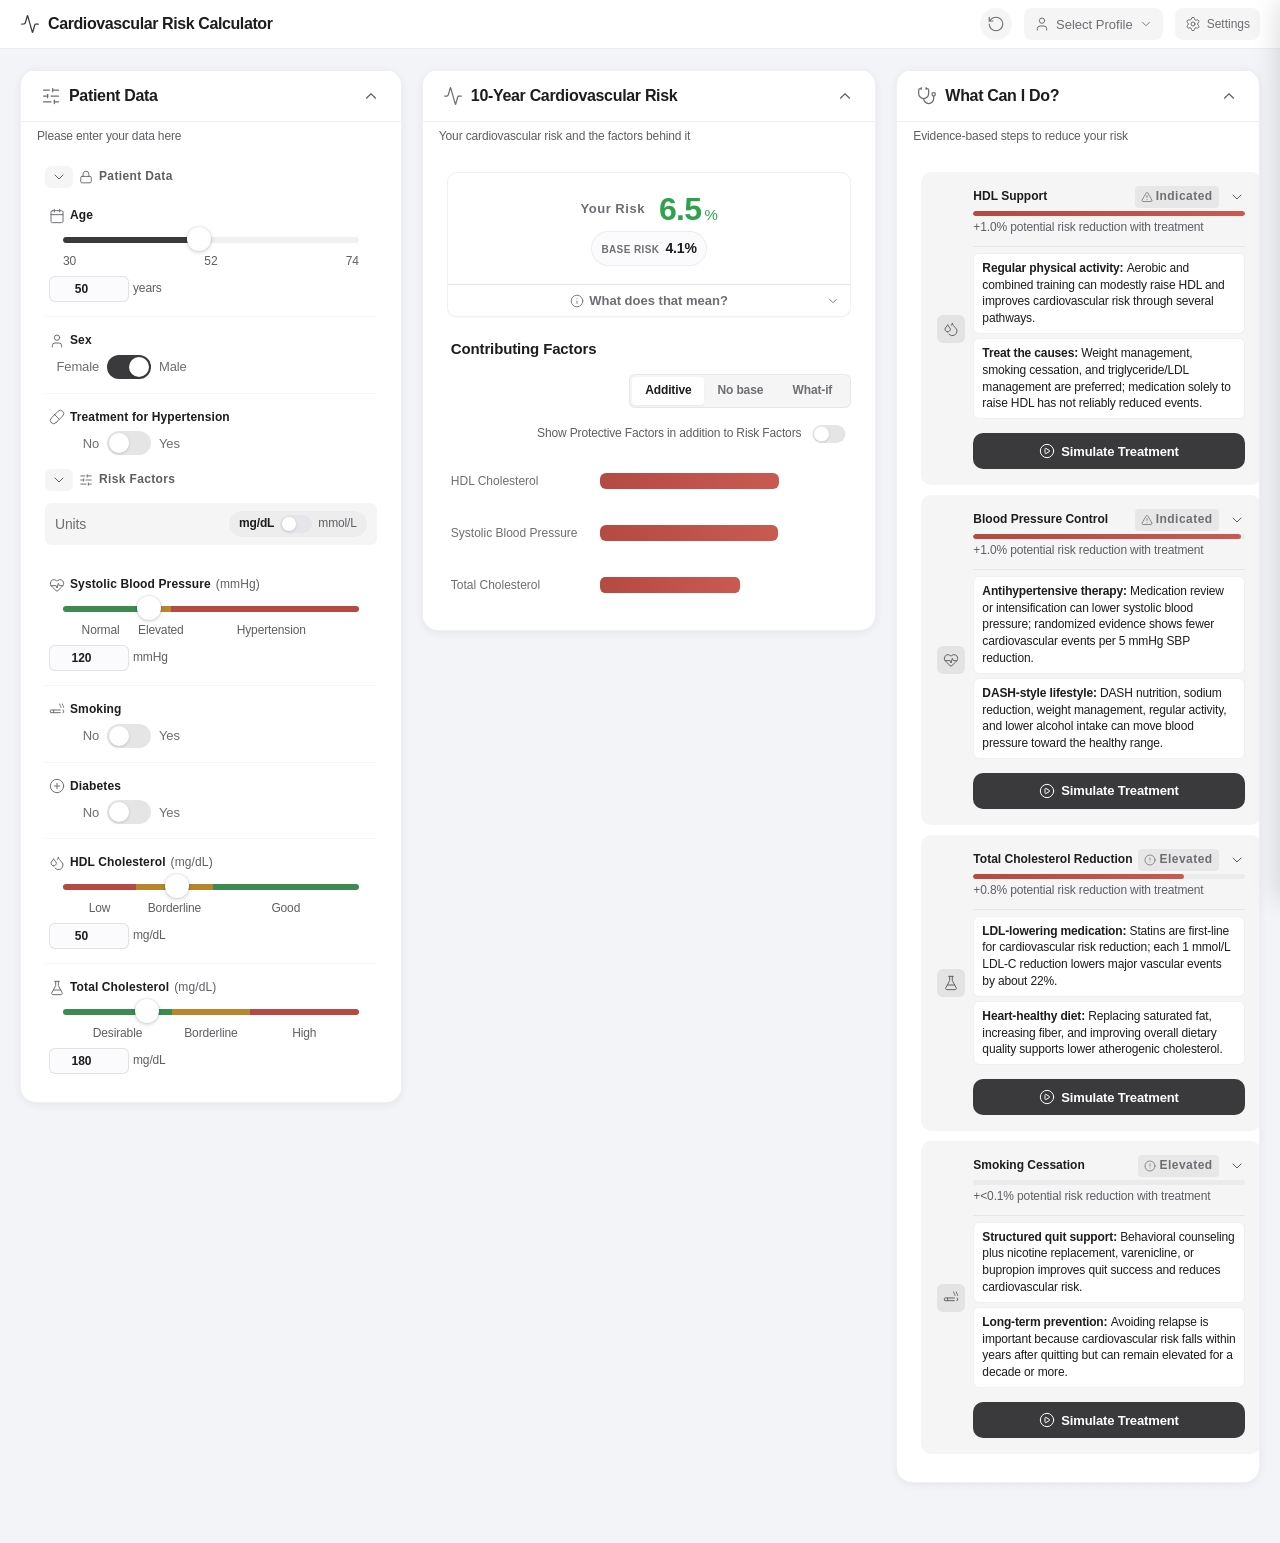
<file: Cardiovascular Risk Calculator Final/index.html>
<!DOCTYPE html>
<html lang="en">
<head>
    <meta charset="UTF-8">
    <meta name="viewport" content="width=device-width, initial-scale=1.0">
    <!-- CSP: 'unsafe-inline' in style-src is required for JS dynamic styling (element.style).
         Mitigated by strict script-src, object-src 'none', and base-uri/form-action restrictions.
         Domains: cdn.sheetjs.com (Excel I/O), cdn.jsdelivr.net (Tesseract.js/PDF.js),
         tessdata.projectnaptha.com (OCR language data), fonts.googleapis.com (web fonts).
         data:/blob: in connect-src/img-src required by Tesseract.js Web Worker & OCR pipeline.
         wasm-unsafe-eval required by SheetJS WASM module.
         frame-ancestors 'none' in <meta> CSP is enforced by Chromium/Firefox and
         provides clickjacking protection for the file:// and static-host deployment. -->
    <meta http-equiv="Content-Security-Policy"
          content="default-src 'self';
                   script-src 'self' 'wasm-unsafe-eval' https://cdn.sheetjs.com https://cdn.jsdelivr.net;
                   style-src 'self' 'unsafe-inline' https://fonts.googleapis.com;
                   font-src https://fonts.gstatic.com https://fonts.googleapis.com;
                   connect-src 'self' https://cdn.jsdelivr.net https://tessdata.projectnaptha.com data: blob:;
                   worker-src 'self' blob:;
                   img-src 'self' data: blob:;
                   object-src 'none';
                   base-uri 'self';
                   form-action 'self';
                   frame-ancestors 'none';">
    <title>Cardiovascular Risk Calculator</title>
    <meta name="theme-color" content="#f2f4f8">

    <!-- Google Fonts -->
    <!-- Note: SRI hash should be computed for the live stylesheet for production use -->
    <link rel="preconnect" href="https://fonts.googleapis.com">
    <link rel="preconnect" href="https://fonts.gstatic.com" crossorigin>
    <link href="https://fonts.googleapis.com/css2?family=Plus+Jakarta+Sans:wght@300;400;500;600;700;800&display=swap" rel="stylesheet" crossorigin="anonymous">
    <!-- Lucide Icons (local) -->
    <!-- SRI omitted: integrity checks on same-origin local scripts can fail
         when opened via file:// protocol. SRI is intended for CDN/third-party resources. -->
    <script src="js/lib/lucide.min.js"></script>

    <!-- SheetJS for Excel Import/Export -->
    <script src="https://cdn.sheetjs.com/xlsx-0.20.1/package/dist/xlsx.full.min.js"
            integrity="sha384-QCIdq2UMVEoSRhR3ZWZwdz2/pivLowr+eokFMdYyukq7qI26VYRxFa4Nl6FKetmL"
            crossorigin="anonymous"></script>

    <!-- Prevent dark mode FOUC: apply theme class before first paint -->
    <script src="js/theme-init.js"></script>

    <!-- Application Stylesheet -->
    <link rel="stylesheet" href="style.css?v=unit-toggle-1">
</head>
<body>

<a href="#main-content" class="visually-hidden focusable-skip">Skip to main content</a>

<!-- ===================== TOP NAV ===================== -->
<nav class="top-nav">
    <div class="nav-inner">
        <h1 class="nav-brand">
            <i data-lucide="activity" class="lucide-icon"></i>
            <span data-i18n="nav.brand">Cardiovascular Risk Calculator</span>
        </h1>
        <div class="nav-actions">
            <button id="resetBtn" type="button" class="btn-reset" aria-label="Reset to defaults" title="Reset to defaults">
                <i data-lucide="rotate-ccw" class="lucide-icon"></i>
            </button>
            <!-- Patient Management Button -->
            <button id="patientMenuBtn" type="button" class="btn-patient-menu" aria-label="Manage profiles">
                <i data-lucide="user" class="lucide-icon"></i>
                <span class="patient-name-label" id="patientNameLabel" data-i18n="nav.selectProfile">Select Profile</span>
                <i data-lucide="chevron-down" class="lucide-icon patient-chevron"></i>
            </button>
            <!-- Settings Button -->
            <button id="settingsBtn" type="button" class="btn-settings" aria-label="Settings" aria-expanded="false">
                <i data-lucide="settings" class="lucide-icon"></i>
                <span class="settings-label" data-i18n="nav.settings">Settings</span>
            </button>
        </div>
    </div>
</nav>

<!-- Settings Panel -->
<div id="settingsPanel" class="settings-panel" hidden>
    <div class="settings-panel-inner">
        <!-- Prediction Model Option -->
        <div class="settings-option" id="settings-unit-option">
            <span class="settings-option-label" data-i18n="settings.model">Prediction Model</span>
            <button id="settingsModelBtn" type="button" class="btn-settings-model" aria-label="Select prediction model" aria-expanded="false">
                <i data-lucide="layers" class="lucide-icon"></i>
                <span class="settings-model-label" id="settingsModelLabel">Basic Model</span>
                <i data-lucide="chevron-right" class="lucide-icon lang-chevron"></i>
            </button>
            <!-- Model Dropdown in Settings (expands downward) -->
            <div id="settingsModelDropdown" class="settings-model-dropdown" role="menu" hidden>
                <!-- Populated by JS -->
            </div>
        </div>
        <!-- Language Option -->
        <div class="settings-option">
            <span class="settings-option-label" data-i18n="settings.language">Language</span>
            <button id="settingsLangBtn" type="button" class="btn-language" aria-label="Select language" aria-expanded="false">
                <span class="lang-flag" id="langFlagIcon" aria-hidden="true">
                    <svg viewBox="0 0 20 14" fill="none" xmlns="http://www.w3.org/2000/svg" aria-hidden="true">
                        <rect x="0.5" y="0.5" width="19" height="13" rx="1" fill="#1e3a8a" stroke="currentColor" stroke-width="0.5"/>
                        <path d="M0 0L20 14M20 0L0 14" stroke="#f8fafc" stroke-width="2.5"/>
                        <path d="M0 0L20 14M20 0L0 14" stroke="#dc2626" stroke-width="1.5"/>
                        <rect x="8.5" y="0" width="3" height="14" fill="#f8fafc"/>
                        <rect x="0" y="5.5" width="20" height="3" fill="#f8fafc"/>
                        <rect x="9" y="0" width="2" height="14" fill="#dc2626"/>
                        <rect x="0" y="6" width="20" height="2" fill="#dc2626"/>
                    </svg>
                </span>
                <span class="lang-code" id="langCode">EN</span>
                <i data-lucide="chevron-right" class="lucide-icon lang-chevron"></i>
            </button>
            <!-- Language Dropdown in Settings (expands downward) -->
            <div id="settingsLangDropdown" class="settings-lang-dropdown" role="menu" hidden>
                <!-- Populated by JS -->
            </div>
        </div>
        <!-- Dark Mode Option -->
        <div class="settings-option">
            <span class="settings-option-label" data-i18n="settings.darkMode">Dark Mode</span>
            <button id="settingsDarkModeBtn" type="button" class="btn-settings-darkmode" aria-label="Toggle dark mode" aria-pressed="false">
                <i data-lucide="moon" class="lucide-icon"></i>
            </button>
        </div>
        <!-- Units Option -->
        <div class="settings-option">
            <span class="settings-option-label" data-i18n="settings.units">Units</span>
            <div class="unit-toggle-nav settings-unit-toggle">
                <span class="toggle-label-nav" id="unit-label-us">US</span>
                <label class="toggle-switch-nav">
                    <input type="checkbox" id="unit-toggle" aria-label="Switch between US and SI units" aria-checked="false">
                    <span class="toggle-track-nav"></span>
                </label>
                <span class="toggle-label-nav" id="unit-label-si">SI</span>
            </div>
        </div>
    </div>
</div>

<!-- ===================== PATIENT MANAGEMENT DRAWER ===================== -->
<div class="patient-overlay" id="patientOverlay"></div>
<aside class="patient-drawer" id="patientDrawer" aria-label="Patient Management">
    <div class="pd-header">
        <h2 data-i18n="patientManager.title"><i data-lucide="users" class="lucide-icon"></i> My Profiles</h2>
        <button class="pd-close-btn" id="patientDrawerClose" aria-label="Close patient menu">
            <i data-lucide="x" class="lucide-icon"></i>
        </button>
    </div>

    <!-- Active Patient Indicator -->
    <div class="pd-active-patient" id="pdActivePatient">
        <i data-lucide="user-round" class="lucide-icon"></i>
        <span id="pdActiveLabel">No profile selected</span>
    </div>

    <!-- Patient List -->
    <div class="pd-section">
        <div class="pd-section-label" data-i18n="patientManager.savedProfiles">Saved Profiles</div>
        <div class="pd-patient-list" id="pdPatientList">
            <p class="pd-empty-msg">No profiles saved yet.</p>
        </div>
    </div>

    <!-- Add New Patient -->
    <div class="pd-section">
        <div class="pd-section-label" data-i18n="patientManager.addNew">Add New Profile</div>
        <div class="pd-add-form">
            <input type="text" id="pdNewPatientName" class="pd-input" placeholder="Profile name…" maxlength="60" aria-label="Profile name" />
            <button id="pdAddPatientBtn" type="button" class="pd-btn-add" data-i18n="buttons.addAndSave">
                <i data-lucide="user-plus" class="lucide-icon"></i> Add &amp; Save Current Values
            </button>
        </div>
    </div>

    <!-- Import / Export / OCR -->
    <div class="pd-section pd-io-section">
        <div class="pd-section-label" data-i18n="patientManager.importExport">Import / Export / OCR</div>
        <div class="pd-io-actions">
            <button id="pdExportBtn" type="button" class="pd-btn-io" data-i18n="buttons.export">
                <i data-lucide="download" class="lucide-icon"></i> Export .xlsx / .drc
            </button>
            <label class="pd-btn-io pd-btn-import" for="pdImportFile" data-i18n="buttons.import">
                <i data-lucide="upload" class="lucide-icon"></i> Import .xlsx / .drc
            </label>
            <input type="file" id="pdImportFile" accept=".xlsx,.xls,.drc" style="display:none;" aria-label="Import patient profiles from Excel or encrypted .drc file" />
            <!-- NEU: OCR Laborbericht Button -->
            <button id="pdOCRBtn" type="button" class="pd-btn-io pd-btn-ocr" data-i18n="buttons.scan">
                <i data-lucide="scan-line" class="lucide-icon"></i> Scan Lab Report
            </button>
        </div>
        <!-- Hidden file inputs for OCR -->
        <!-- Camera input: ONLY images, NO PDF (required for capture to work) -->
        <input type="file" id="ocrCameraInput" accept="image/*" capture="environment" class="visually-hidden" aria-label="Take photo of laboratory report" />
        <!-- File input: Images AND PDFs (for file upload) -->
        <input type="file" id="ocrFileInput" accept="image/*,.pdf" multiple class="visually-hidden" aria-label="Upload laboratory report file(s)" />
    </div>
</aside>

<!-- ===================== THREE-COLUMN MAIN GRID ===================== -->
<main class="main-grid" id="main-content" aria-label="Risk Calculator">

    <!-- ========== LEFT COLUMN: Risk Factor Inputs ========== -->
    <section class="col-panel col-left" id="panel-input" aria-label="Risk Factor Inputs">
        <div class="panel-header-bar">
            <i data-lucide="sliders-horizontal" class="lucide-icon"></i>
            <h2 data-i18n="sections.demographic">Patient Data</h2>
            <button class="panel-collapse-btn" data-panel="panel-input" aria-label="Collapse section" aria-expanded="true">
                <i data-lucide="chevron-up" class="lucide-icon"></i>
            </button>
        </div>
        <p class="panel-subtitle">Please enter your data here</p>
        <div class="panel-body">
<div class="panel-body-inner">
            <!-- Demographic Data Section with Collapse -->
            <div class="section-collapse-header">
                <button class="section-collapse-btn" data-target="non-mod-section" aria-controls="non-mod-section" aria-expanded="true">
                    <i data-lucide="chevron-down" class="lucide-icon"></i>
                </button>
                <div class="input-section-label" data-i18n="sections.demographic">
                    <i data-lucide="lock" class="lucide-icon"></i>
                    Patient Data
                </div>
            </div>
            <div class="section-summary" id="non-mod-summary">
                <span id="summary-age">Age: 50</span> · <span id="summary-sex">Male</span> · <span id="summary-treatment">No BP treatment</span>
            </div>

            <div id="non-mod-section" class="collapsible-section">
                <div class="collapsible-section-inner">
                <div class="input-group" data-field="age">
                    <div class="input-label-row">
                        <label for="age-slider">
                            <i data-lucide="calendar" class="lucide-icon ig-icon"></i>
                            <span data-i18n="factors.age">Age</span>
                        </label>
                    </div>
                    <div class="slider-wrapper">
                        <input type="range" id="age-slider" min="30" max="74" value="50" step="1" class="slider" aria-label="Age slider" aria-describedby="age-unit">
                        <div class="slider-track-bg" id="age-track"><div class="slider-fill" id="age-fill"></div></div>
                    </div>
                    <div class="slider-labels slider-labels-numeric"><span>30</span><span>52</span><span>74</span></div>
                    <div class="factor-value-row">
                        <input type="number" id="age-value" value="50" min="30" max="74" step="1" class="value-input" aria-label="Age in years" aria-describedby="age-unit">
                        <span class="value-unit-label" id="age-unit" data-i18n="units.years">years</span>
                        <span class="what-if-badge" id="what-if-age"></span>
                    </div>
                </div>

                <div class="input-group" data-field="sex">
                    <div class="input-label-row">
                        <label for="sex-toggle"><i data-lucide="user" class="lucide-icon ig-icon"></i> <span data-i18n="factors.sex">Sex</span></label>
                    </div>
                    <div class="toggle-group">
                        <span class="toggle-option" data-i18n="units.female">Female</span>
                        <label class="toggle-switch"><input type="checkbox" id="sex-toggle" checked aria-label="Sex: Male" aria-checked="true"><span class="toggle-slider"></span></label>
                        <span class="toggle-option" data-i18n="units.male">Male</span>
                    </div>
                </div>

                <div class="input-group" data-field="trtBp">
                    <div class="input-label-row">
                        <label for="trtBp-toggle"><i data-lucide="pill" class="lucide-icon ig-icon"></i> <span data-i18n="factors.trtBp">Treatment for Hypertension</span></label>
                    </div>
                    <div class="toggle-group">
                        <span class="toggle-option" data-i18n="units.no">No</span>
                        <label class="toggle-switch"><input type="checkbox" id="trtBp-toggle" aria-label="Treatment for hypertension: No" aria-checked="false"><span class="toggle-slider"></span></label>
                        <span class="toggle-option" data-i18n="units.yes">Yes</span>
                    </div>
                </div>
                </div>
            </div>

            <!-- Clinical Values Section with Collapse -->
            <div class="section-collapse-header">
                <button class="section-collapse-btn" data-target="mod-section" aria-controls="mod-section" aria-expanded="true">
                    <i data-lucide="chevron-down" class="lucide-icon"></i>
                </button>
                <div class="input-section-label modifiable" data-i18n="sections.clinical">
                    <i data-lucide="sliders-horizontal" class="lucide-icon"></i>
                    Risk Factors
                </div>
            </div>
            <div class="section-summary" id="mod-summary">
                <span id="summary-sbp">SBP: 120 mmHg</span> · <span id="summary-smoking">Non-smoker</span> · <span id="summary-diabetes">No diabetes</span> · <span id="summary-hdl">HDL: 50 mg/dL</span> · <span id="summary-totalChol">Total-C: 180 mg/dL</span>
            </div>

            <div class="lab-unit-toggle-row" id="lab-unit-toggle-row">
                <span class="lab-unit-toggle-label" data-i18n="settings.units">Units</span>
                <div class="unit-toggle-nav lab-unit-toggle">
                    <span class="toggle-label-nav" id="lab-unit-label-us">mg/dL</span>
                    <label class="toggle-switch-nav">
                        <input type="checkbox" id="lab-unit-toggle" aria-label="Switch lab units between mg/dL and mmol/L" aria-checked="false">
                        <span class="toggle-track-nav"></span>
                    </label>
                    <span class="toggle-label-nav" id="lab-unit-label-si">mmol/L</span>
                </div>
            </div>

            <div id="mod-section" class="collapsible-section">
                <div class="collapsible-section-inner">

            <div class="input-group" data-field="sbp">
                <div class="input-label-row">
                    <label for="sbp-slider"><i data-lucide="heart-pulse" class="lucide-icon ig-icon"></i> <span data-i18n="factors.sbp">Systolic Blood Pressure</span> <span class="unit-label">(mmHg)</span></label>
                </div>
                <div class="slider-wrapper">
                    <input type="range" id="sbp-slider" min="90" max="200" value="120" step="1" class="slider" aria-label="Systolic blood pressure slider" aria-describedby="sbp-unit">
                    <div class="slider-track-bg segmented" id="sbp-track">
                        <div class="slider-segment safe" style="--flex:30"></div>
                        <div class="slider-segment alert" style="--flex:10"></div>
                        <div class="slider-segment danger" style="--flex:70"></div>
                    </div>
                </div>
                <div class="slider-labels"><span style="--flex:30">Normal</span><span style="--flex:10">Elevated</span><span style="--flex:70">Hypertension</span></div>
                <div class="factor-value-row">
                    <input type="number" id="sbp-value" value="120" min="90" max="200" step="1" class="value-input" aria-label="Systolic blood pressure in mmHg" aria-describedby="sbp-unit">
                    <span class="value-unit-label" id="sbp-unit">mmHg</span>
                    <span class="what-if-badge" id="what-if-sbp"></span>
                </div>
            </div>

            <div class="input-group" data-field="smoking">
                <div class="input-label-row">
                    <label for="smoking-toggle"><i data-lucide="cigarette" class="lucide-icon ig-icon"></i> <span data-i18n="factors.smoking">Smoking</span></label>
                </div>
                <div class="toggle-group">
                    <span class="toggle-option" data-i18n="units.no">No</span>
                    <label class="toggle-switch"><input type="checkbox" id="smoking-toggle" aria-label="Smoking: No" aria-checked="false"><span class="toggle-slider"></span></label>
                    <span class="toggle-option" data-i18n="units.yes">Yes</span>
                </div>
            </div>

            <div class="input-group" data-field="diabetes">
                <div class="input-label-row">
                    <label for="diabetes-toggle"><i data-lucide="circle-plus" class="lucide-icon ig-icon"></i> <span data-i18n="factors.diabetes">Diabetes</span></label>
                </div>
                <div class="toggle-group">
                    <span class="toggle-option" data-i18n="units.no">No</span>
                    <label class="toggle-switch"><input type="checkbox" id="diabetes-toggle" aria-label="Diabetes: No" aria-checked="false"><span class="toggle-slider"></span></label>
                    <span class="toggle-option" data-i18n="units.yes">Yes</span>
                </div>
            </div>

            <div class="input-group" data-field="cholHDL">
                <div class="input-label-row">
                    <label for="cholHDL-slider"><i data-lucide="droplets" class="lucide-icon ig-icon"></i> <span data-i18n="factors.cholHDL">HDL Cholesterol</span> <span class="unit-label" id="cholHDL-unit">(mg/dL)</span></label>
                </div>
                <div class="slider-wrapper">
                    <input type="range" id="cholHDL-slider" min="20" max="100" value="50" step="1" class="slider" aria-label="HDL cholesterol slider" aria-describedby="cholHDL-value-unit">
                    <div class="slider-track-bg segmented" id="cholHDL-track">
                        <div class="slider-segment danger" style="--flex:20"></div>
                        <div class="slider-segment alert" style="--flex:21"></div>
                        <div class="slider-segment safe" style="--flex:40"></div>
                    </div>
                </div>
                <div class="slider-labels"><span style="--flex:20">Low</span><span style="--flex:21">Borderline</span><span style="--flex:40">Good</span></div>
                <div class="factor-value-row">
                    <input type="number" id="cholHDL-value" value="50" min="20" max="100" step="1" class="value-input" aria-label="HDL cholesterol in mg/dL" aria-describedby="cholHDL-value-unit">
                    <span class="value-unit-label" id="cholHDL-value-unit">mg/dL</span>
                    <span class="what-if-badge" id="what-if-cholHDL"></span>
                </div>
            </div>

            <div class="input-group" data-field="totalChol">
                <div class="input-label-row">
                    <label for="totalChol-slider"><i data-lucide="flask-conical" class="lucide-icon ig-icon"></i> <span data-i18n="factors.totalChol">Total Cholesterol</span> <span class="unit-label" id="totalChol-unit">(mg/dL)</span></label>
                </div>
                <div class="slider-wrapper">
                    <input type="range" id="totalChol-slider" min="130" max="320" value="180" step="1" class="slider" aria-label="Total cholesterol slider" aria-describedby="totalChol-value-unit">
                    <div class="slider-track-bg segmented" id="totalChol-track">
                        <div class="slider-segment safe" style="--flex:70"></div>
                        <div class="slider-segment alert" style="--flex:50"></div>
                        <div class="slider-segment danger" style="--flex:70"></div>
                    </div>
                </div>
                <div class="slider-labels"><span style="--flex:70">Desirable</span><span style="--flex:50">Borderline</span><span style="--flex:70">High</span></div>
                <div class="factor-value-row">
                    <input type="number" id="totalChol-value" value="180" min="130" max="320" step="1" class="value-input" aria-label="Total cholesterol in mg/dL" aria-describedby="totalChol-value-unit">
                    <span class="value-unit-label" id="totalChol-value-unit">mg/dL</span>
                    <span class="what-if-badge" id="what-if-totalChol"></span>
                </div>
                </div>
            </div>
</div>

        </div>
    </section>

    <!-- ========== CENTER COLUMN: Risk Analysis ========== -->
    <section class="col-panel col-center" id="panel-model" aria-label="Risk Analysis">
        <div class="panel-header-bar" id="risk-score-card">
            <i data-lucide="activity" class="lucide-icon"></i>
            <h2 data-i18n="panels.riskAnalysisTitle">10-Year Cardiovascular Risk</h2>
            <button class="panel-collapse-btn" data-panel="panel-model" aria-label="Collapse section" aria-expanded="true">
                <i data-lucide="chevron-up" class="lucide-icon"></i>
            </button>
        </div>
        <p class="panel-subtitle" data-i18n="panels.riskAnalysisSubtitle">Your cardiovascular risk and the factors behind it</p>
        <div class="panel-body">
<div class="panel-body-inner">

            <!-- Risk Field 1: Your Risk -->
            <div class="risk-field" id="your-risk-field">
                <div class="risk-field-summary risk-field-summary--centered">
                    <div class="risk-primary-row">
                        <span class="risk-field-title risk-field-title--two-line" data-i18n="hero.yourRisk">Your Risk</span>
                        <span class="risk-field-value risk-field-value--centered" aria-live="polite">
                            <span class="risk-value-main">
                                <span id="risk-percentage" class="risk-number">0.0</span><span class="risk-unit">%</span>
                            </span>
                        </span>
                    </div>
                    <span class="base-risk-chip" title="Risk based on age and sex with optimal modifiable markers">
                        <span class="base-risk-label">Base Risk</span>
                        <span class="base-risk-value"><span id="base-risk-percentage">0.0</span>%</span>
                    </span>
                </div>
                <div class="risk-field-body">
                    <button id="expandHeroBtn" type="button" class="btn-expand-hero" aria-expanded="false">
                        <i data-lucide="info" class="lucide-icon"></i>
                        <span id="expandHeroLabel" data-i18n="hero.expandLabel">What does that mean?</span>
                        <i data-lucide="chevron-down" class="lucide-icon expand-hero-chevron"></i>
                    </button>
                    <div id="hero-expandable" class="hero-expandable">
                        <div class="hero-expandable-inner">
                            <div id="icon-array" class="icon-array-container"></div>
                            <p class="icon-array-label" id="icon-array-label"></p>
                            <p class="hero-subtitle" data-i18n="hero.subtitle">Based on the ARIC Study logistic regression model (Schmidt et al. 2005)</p>
                        </div>
                    </div>
                </div>
            </div>

            <!-- Contributing Factors Title -->
            <h3 class="contributing-factors-title" data-i18n="panels.contributingFactors">Contributing Factors</h3>

            <!-- Contribution Chart -->
            <div class="contribution-chart" id="contribution-chart" role="region" aria-label="Risk factor contribution chart"></div>
</div>

        </div>
    </section>

    <!-- ========== RIGHT COLUMN: Treatment Recommendations ========== -->
    <section class="col-panel col-right" id="panel-treatment" aria-label="Treatment Recommendations">
        <div class="panel-header-bar">
            <i data-lucide="stethoscope" class="lucide-icon"></i>
            <h2 data-i18n="panels.whatCanIDo">What Can I Do?</h2>
            <button class="panel-collapse-btn" data-panel="panel-treatment" aria-label="Collapse section" aria-expanded="true">
                <i data-lucide="chevron-up" class="lucide-icon"></i>
            </button>
        </div>
        <p class="panel-subtitle" data-i18n="panels.takeActionSubtitle">Evidence-based steps to reduce your risk</p>
        <div class="panel-body">
<div class="panel-body-inner">
            <!-- Simulation Results: shown when at least one treatment is simulated -->
            <div id="simulation-results" style="display:none">
                <div class="sim-risk-card">
                    <span class="sim-risk-label">Your Risk with<br>Chosen Treatment</span>
                    <div class="risk-field-value risk-field-value--centered" aria-live="polite">
                        <div class="risk-value-main">
                            <span id="chosen-risk-percentage" class="risk-number">0.0</span><span id="chosen-risk-unit" class="risk-unit">%</span>
                        </div>
                    </div>
                    <!-- keep orig-risk-display for JS but hidden — still updated by renderChosenRisk -->
                    <span id="orig-risk-display" style="display:none">0.0</span>
                </div>
                <div id="treatment-reduction-badge" class="treatment-reduction-badge" style="display:none"></div>
            </div>
            <div class="treatment-overview" id="treatment-overview" role="region" aria-live="polite" aria-label="Treatment overview with expandable recommendations sorted by risk contribution">
                <!-- Populated by ui-controller.js -->
            </div>
            <!-- Legacy container (kept for JS compatibility) -->
            <div id="dynamic-treatments" style="display:none;"></div>
        </div>
    </section>

</main>

<!-- Application Scripts (modular architecture) -->
<script src="js/config.js?v=cvd-treatments-1"></script>
<script src="js/i18n/i18n-service.js?v=cvd-treatments-1"></script>
<script src="js/i18n/i18n-ui.js"></script>
<script src="js/conversion-service.js"></script>
<script src="js/risk-model.js?v=cvd-treatments-4"></script>
<script src="js/ui-helpers.js"></script>
<script src="js/utils.js"></script>
<script src="js/ui-controller.js?v=additive-modifiable-share-1"></script>
<script src="js/app.js?v=unit-toggle-1"></script>
<script src="js/crypto-service.js"></script>
<script src="js/patient-manager.js"></script>
<script src="js/profile-warning.js"></script>
<script src="js/treatment-simulator.js?v=cvd-treatments-7"></script>
<!-- OCR Feature Scripts -->
<script src="js/lab-report-parser.js"></script>
<script src="js/ocr-service.js"></script>
<script src="js/ocr-ui-controller.js"></script>
<script src="js/dark-mode.js"></script>
<script src="js/settings-panel.js"></script>
<script src="js/main.js"></script>

<!-- ===================== OCR MODAL ===================== -->
<div class="modal-overlay ocr-modal-overlay" id="ocrModal" role="dialog" aria-modal="true" aria-labelledby="ocrModalTitle">
    <div class="modal-content ocr-modal-content">
        <!-- Header -->
        <div class="modal-header">
            <h3 id="ocrModalTitle">
                <i data-lucide="scan-line" class="lucide-icon"></i> Scan Laboratory Report
            </h3>
            <button type="button" class="modal-close-btn" id="ocrModalClose" aria-label="Close">
                <i data-lucide="x" class="lucide-icon"></i>
            </button>
        </div>

        <!-- Step 1: Upload -->
        <div class="ocr-step" id="ocrStepUpload">
            <div class="modal-body">
                <p class="modal-description">
                    Upload a photo or PDF of your laboratory report.
                    We will automatically extract your values.
                </p>

                <!-- Drop Zone -->
                <div class="ocr-dropzone" id="ocrDropzone" role="button" tabindex="0" aria-label="Drop zone for file upload">
                    <i data-lucide="upload-cloud" class="ocr-dropzone-icon"></i>
                    <p class="ocr-dropzone-primary">Drag & drop file here</p>
                    <p class="ocr-dropzone-secondary">or click to browse</p>
                    <p class="ocr-dropzone-hint">Supports: JPG, PNG, PDF (max 10MB)</p>
                </div>

                <!-- Camera Button (Mobile) -->
                <button type="button" class="ocr-camera-btn" id="ocrCameraBtn">
                    <i data-lucide="camera" class="lucide-icon"></i> Take Photo
                </button>

                <!-- Privacy Notice -->
                <div class="ocr-privacy-notice" role="note">
                    <i data-lucide="shield-check" class="lucide-icon"></i>
                    <span>Processing happens locally. No data is sent to servers.</span>
                </div>
            </div>
        </div>

        <!-- Step 2: Processing -->
        <div class="ocr-step" id="ocrStepProcessing" style="display:none;">
            <div class="modal-body">
                <div class="ocr-processing">
                    <div class="ocr-progress-ring" role="progressbar" aria-valuemin="0" aria-valuemax="100" aria-valuenow="0">
                        <svg class="ocr-progress-svg" viewBox="0 0 100 100">
                            <circle class="ocr-progress-track" cx="50" cy="50" r="45"/>
                            <circle class="ocr-progress-fill" cx="50" cy="50" r="45" id="ocrProgressCircle"/>
                        </svg>
                        <span class="ocr-progress-percentage" id="ocrProgressPercentage">0%</span>
                    </div>

                    <div class="ocr-status-steps">
                        <div class="ocr-status-step active" id="ocrStepStatusUpload">
                            <i data-lucide="check-circle" class="ocr-step-icon"></i>
                            <span class="ocr-step-label">Upload complete</span>
                        </div>
                        <div class="ocr-status-step" id="ocrStepStatusAnalyze">
                            <i data-lucide="check-circle" class="ocr-step-icon"></i>
                            <i data-lucide="loader-2" class="ocr-step-icon ocr-step-loading"></i>
                            <span class="ocr-step-label">Analyzing image...</span>
                        </div>
                        <div class="ocr-status-step" id="ocrStepStatusExtract">
                            <i data-lucide="check-circle" class="ocr-step-icon"></i>
                            <i data-lucide="loader-2" class="ocr-step-icon ocr-step-loading"></i>
                            <span class="ocr-step-label">Extracting values...</span>
                        </div>
                        <div class="ocr-status-step" id="ocrStepStatusValidate">
                            <i data-lucide="check-circle" class="ocr-step-icon"></i>
                            <i data-lucide="loader-2" class="ocr-step-icon ocr-step-loading"></i>
                            <span class="ocr-step-label">Validating...</span>
                        </div>
                    </div>

                    <button type="button" class="ocr-cancel-btn" id="ocrCancelBtn">Cancel Processing</button>
                </div>
            </div>
        </div>

        <!-- Step 3: Review -->
        <div class="ocr-step" id="ocrStepReview" style="display:none;">
            <div class="modal-body">
                <h4 class="ocr-review-title">Extracted Values</h4>
                <p class="ocr-review-subtitle">Please review before importing.</p>

                <div class="ocr-results-grid" id="ocrResultsGrid">
                    <!-- Dynamically populated by JS -->
                </div>

                <div class="ocr-summary" id="ocrSummary" style="display:none;">
                    <div class="ocr-summary-stats">
                        <span class="ocr-stat">
                            <i data-lucide="check-circle"></i>
                            <strong id="ocrStatDetected">0</strong> detected
                        </span>
                        <span class="ocr-stat">
                            <i data-lucide="alert-circle"></i>
                            <strong id="ocrStatReview">0</strong> need review
                        </span>
                        <span class="ocr-stat">
                            <i data-lucide="x-circle"></i>
                            <strong id="ocrStatNotFound">0</strong> not found
                        </span>
                    </div>
                </div>
            </div>

            <div class="modal-footer">
                <button type="button" class="modal-btn modal-btn-secondary" id="ocrBackBtn">Back</button>
                <button type="button" class="modal-btn modal-btn-primary" id="ocrImportBtn">
                    <i data-lucide="check" class="lucide-icon"></i> Import Values
                </button>
            </div>
        </div>

        <!-- Step 4: Error -->
        <div class="ocr-step" id="ocrStepError" style="display:none;">
            <div class="modal-body">
                <div class="ocr-error">
                    <div class="ocr-error-icon">
                        <i data-lucide="x-circle"></i>
                    </div>
                    <h3 class="ocr-error-title">Could Not Process Image</h3>
                    <p class="ocr-error-message" id="ocrErrorMessage">
                        The image quality is too low for reliable text recognition.
                    </p>

                    <div class="ocr-error-suggestions">
                        <h4>Tips for better results:</h4>
                        <ul>
                            <li><i data-lucide="sun"></i> Use good lighting</li>
                            <li><i data-lucide="scan"></i> Keep the document flat</li>
                            <li><i data-lucide="camera"></i> Ensure text is in focus</li>
                            <li><i data-lucide="maximize"></i> Capture the full page</li>
                        </ul>
                    </div>
                </div>
            </div>

            <div class="modal-footer">
                <button type="button" class="modal-btn modal-btn-secondary" id="ocrManualBtn">Enter Manually</button>
                <button type="button" class="modal-btn modal-btn-primary" id="ocrRetryBtn">
                    <i data-lucide="refresh-cw" class="lucide-icon"></i> Try Again
                </button>
            </div>
        </div>
    </div>
</div>

<!-- ===================== ENCRYPTION MODALS ===================== -->

<!-- Export Encryption Modal -->
<div class="modal-overlay" id="encryptionModal" role="dialog" aria-modal="true" aria-labelledby="encModalTitle" style="display:none;">
    <div class="modal-content">
        <div class="modal-header">
            <h3 id="encModalTitle"><i data-lucide="shield" class="lucide-icon"></i> Secure Export</h3>
            <button type="button" class="modal-close-btn" id="encModalClose" aria-label="Close">
                <i data-lucide="x" class="lucide-icon"></i>
            </button>
        </div>
        <div class="modal-body">
            <p class="modal-description">Choose how your patient data should be protected.</p>

            <!-- Radio Options -->
            <div class="radio-group" role="radiogroup" aria-label="Encryption options">
                <label class="radio-option">
                    <input type="radio" name="encryptionOption" value="none" id="encOptionNone" checked>
                    <span class="radio-custom"></span>
                    <span class="radio-label">
                        <i data-lucide="unlock" class="lucide-icon"></i>
                        <span>
                            <strong>No Password</strong>
                            <small>File is directly readable</small>
                        </span>
                    </span>
                </label>
                <label class="radio-option">
                    <input type="radio" name="encryptionOption" value="password" id="encOptionPassword">
                    <span class="radio-custom"></span>
                    <span class="radio-label">
                        <i data-lucide="lock" class="lucide-icon"></i>
                        <span>
                            <strong>Encrypt with Password</strong>
                            <small>AES-256 Encryption</small>
                        </span>
                    </span>
                </label>
            </div>

            <!-- Password Section (hidden by default) -->
            <div class="password-section" id="encPasswordSection" style="display:none;">
                <div class="password-input-wrapper">
                    <input
                        type="password"
                        id="encPasswordInput"
                        class="password-input"
                        placeholder="Enter password (min. 8 characters)"
                        minlength="8"
                        autocomplete="new-password"
                        aria-describedby="encPasswordError"
                    >
                    <button type="button" class="password-toggle-btn" id="encPasswordToggle" aria-label="Show password">
                        <i data-lucide="eye" class="lucide-icon" id="encPasswordToggleIcon"></i>
                    </button>
                </div>
                <p class="password-error" id="encPasswordError" role="alert" style="display:none;">
                    <i data-lucide="alert-circle" class="lucide-icon"></i>
                    Password must be at least 8 characters long
                </p>

                <!-- Quick Options -->
                <div class="quick-options" id="encQuickOptions" style="display:none;">
                    <span class="quick-options-label">Quick select:</span>
                    <button type="button" class="quick-option-btn" id="encUseLastPassword" style="display:none;">
                        <i data-lucide="history" class="lucide-icon"></i>
                        Last Password
                    </button>
                    <button type="button" class="quick-option-btn" id="encUseDefaultPassword" style="display:none;">
                        <i data-lucide="star" class="lucide-icon"></i>
                        Default Password
                    </button>
                </div>

                <!-- Checkboxes -->
                <div class="checkbox-group">
                    <label class="checkbox-option">
                        <input type="checkbox" id="encRememberSession" aria-label="Remember password for this session">
                        <span class="checkbox-custom"></span>
                        <span>Remember password for this session</span>
                    </label>
                    <label class="checkbox-option">
                        <input type="checkbox" id="encSetDefault" aria-label="Set as default for all exports">
                        <span class="checkbox-custom"></span>
                        <span>Set as default for all exports</span>
                    </label>
                </div>
            </div>
        </div>
        <div class="modal-footer">
            <button type="button" class="modal-btn modal-btn-secondary" id="encCancelBtn">
                Cancel
            </button>
            <button type="button" class="modal-btn modal-btn-primary" id="encDownloadBtn">
                <i data-lucide="download" class="lucide-icon"></i>
                Download
            </button>
        </div>
    </div>
</div>

<!-- Import Password Prompt Modal -->
<div class="modal-overlay" id="passwordPromptModal" role="dialog" aria-modal="true" aria-labelledby="pwdPromptTitle" style="display:none;">
    <div class="modal-content">
        <div class="modal-header">
            <h3 id="pwdPromptTitle"><i data-lucide="lock" class="lucide-icon"></i> Encrypted File</h3>
            <button type="button" class="modal-close-btn" id="pwdPromptClose" aria-label="Close">
                <i data-lucide="x" class="lucide-icon"></i>
            </button>
        </div>
        <div class="modal-body">
            <p class="modal-description">This file is password protected. Please enter the password to decrypt it.</p>

            <div class="password-input-wrapper">
                <input
                    type="password"
                    id="pwdPromptInput"
                    class="password-input"
                    placeholder="Enter password"
                    autocomplete="current-password"
                    aria-describedby="pwdPromptError"
                >
                <button type="button" class="password-toggle-btn" id="pwdPromptToggle" aria-label="Show password">
                    <i data-lucide="eye" class="lucide-icon" id="pwdPromptToggleIcon"></i>
                </button>
            </div>
            <p class="password-error" id="pwdPromptError" role="alert" style="display:none;">
                <i data-lucide="alert-circle" class="lucide-icon"></i>
                <span id="pwdPromptErrorText">Wrong password</span>
            </p>
        </div>
        <div class="modal-footer">
            <button type="button" class="modal-btn modal-btn-secondary" id="pwdPromptCancelBtn">
                Cancel
            </button>
            <button type="button" class="modal-btn modal-btn-primary" id="pwdPromptDecryptBtn">
                <i data-lucide="unlock" class="lucide-icon"></i>
                Decrypt
            </button>
        </div>
    </div>
</div>

<!-- Profile Warning Modal - shown when simulating treatment without profile -->
<div class="modal-overlay" id="profileWarningModal" role="dialog" aria-modal="true" aria-labelledby="profileWarnTitle" style="display:none;">
    <div class="modal-content" style="max-width: 420px;">
        <div class="modal-header">
            <h3 id="profileWarnTitle" data-i18n="modals.profileWarning.title">
                <i data-lucide="alert-circle" class="lucide-icon"></i>
                Reset All Values?
            </h3>
            <button type="button" class="modal-close-btn" id="profileWarnClose" aria-label="Close">
                <i data-lucide="x" class="lucide-icon"></i>
            </button>
        </div>
        <div class="modal-body" style="text-align: center; padding: 24px;">
            <div class="profile-warn-icon">
                <i data-lucide="alert-triangle" class="lucide-icon"></i>
            </div>
            <p style="font-size: 16px; color: var(--text-primary); margin-bottom: 8px; font-weight: 500;" data-i18n="modals.profileWarning.message1">
                You have unsaved changes.
            </p>
            <p style="font-size: 14px; color: var(--text-secondary); line-height: 1.5; margin-bottom: 24px;" data-i18n="modals.profileWarning.message2">
                Resetting will discard your current data.
            </p>
        </div>
        <div class="modal-footer" style="flex-direction: column; gap: 10px;">
            <button type="button" class="modal-btn modal-btn-primary" id="profileWarnCreateBtn" data-i18n="modals.profileWarning.create">
                <i data-lucide="user-plus" class="lucide-icon"></i>
                Create Profile
            </button>
            <button type="button" class="modal-btn modal-btn-secondary" id="profileWarnContinueBtn" data-i18n="modals.profileWarning.continue">
                Reset
            </button>
            <button type="button" class="modal-btn modal-btn-secondary" id="profileWarnCancelBtn" data-i18n="modals.profileWarning.cancel">
                Cancel
            </button>
        </div>
    </div>
</div>

</body>
</html>
</file>
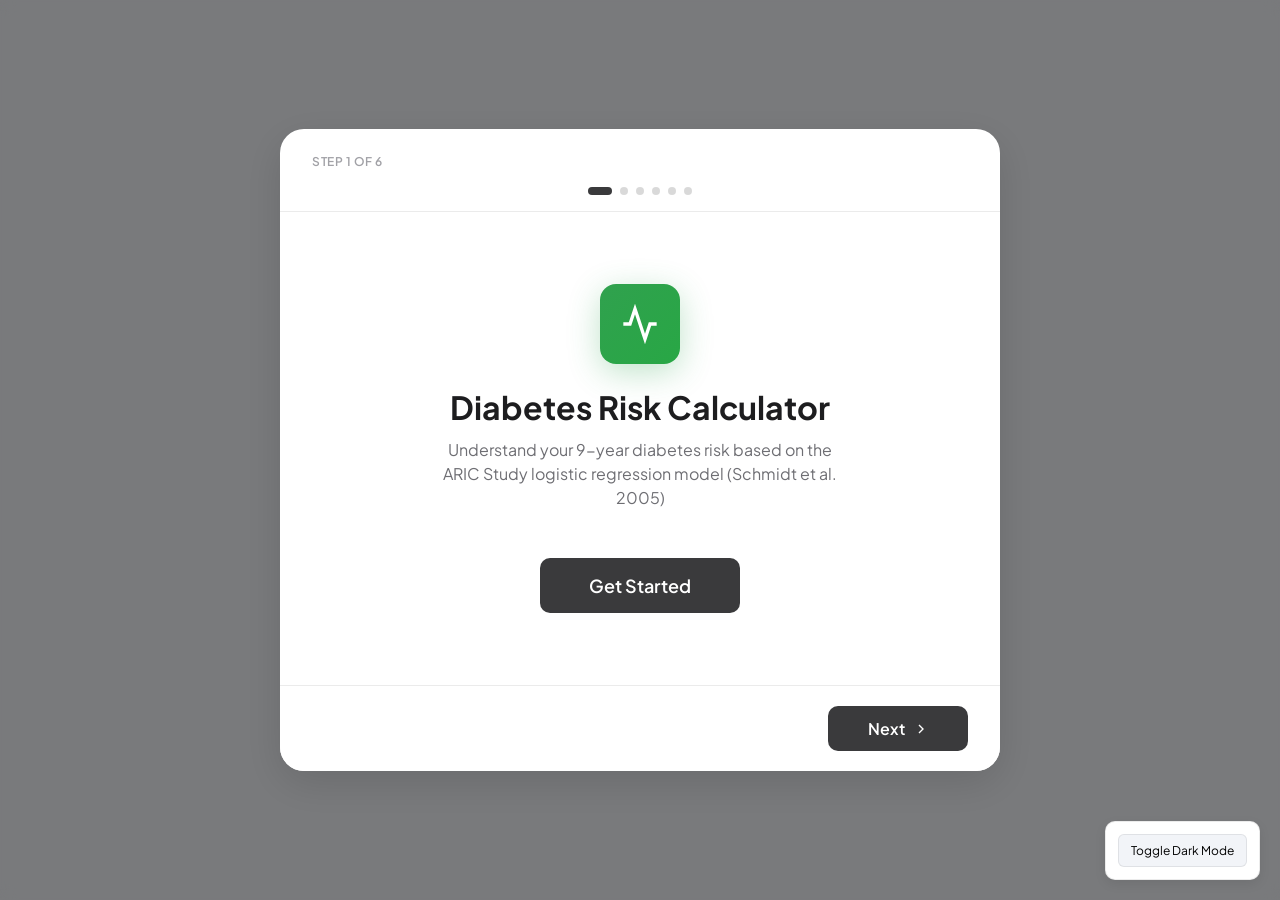
<file: Cardiovascular Risk Calculator Final/landing-page-design.html>
<!DOCTYPE html>
<html lang="en">
<head>
    <meta charset="UTF-8">
    <meta name="viewport" content="width=device-width, initial-scale=1.0">
    <title>Diabetes Risk Calculator - Landing Page</title>
    <link rel="preconnect" href="https://fonts.googleapis.com">
    <link rel="preconnect" href="https://fonts.gstatic.com" crossorigin>
    <link href="https://fonts.googleapis.com/css2?family=Plus+Jakarta+Sans:wght@300;400;500;600;700;800&display=swap" rel="stylesheet">
    <style>
        /* CSS Variables - Light Mode Default */
        :root {
            --primary: #3a3a3c;
            --primary-hover: #2c2c2e;
            --primary-light: rgba(58, 58, 60, 0.08);
            --primary-glow: rgba(58, 58, 60, 0.15);
            --color-safe: #30a14e;
            --color-alert: #d4942c;
            --color-warning: #d4653a;
            --color-danger: #c43d35;
            --bg-page: #f2f4f8;
            --bg-card: #ffffff;
            --bg-elevated: #ffffff;
            --bg-overlay: rgba(0, 0, 0, 0.5);
            --text-primary: #1d1d1f;
            --text-secondary: #6e6e73;
            --text-tertiary: #a1a1a6;
            --border: rgba(0, 0, 0, 0.08);
            --border-strong: rgba(0, 0, 0, 0.15);
            --space-1: 4px; --space-2: 8px; --space-3: 12px; --space-4: 16px;
            --space-5: 20px; --space-6: 24px; --space-7: 32px; --space-8: 48px;
            --text-xs: 12px; --text-sm: 14px; --text-base: 16px; --text-lg: 18px;
            --text-xl: 24px; --text-hero: 32px;
            --radius-sm: 6px; --radius: 10px; --radius-lg: 16px; --radius-xl: 24px;
            --radius-full: 50%;
            --shadow-sm: 0 1px 2px rgba(0, 0, 0, 0.04);
            --shadow: 0 4px 12px rgba(0, 0, 0, 0.08);
            --shadow-lg: 0 12px 40px rgba(0, 0, 0, 0.12);
            --shadow-glow: 0 0 0 3px var(--primary-glow);
            --transition-fast: 150ms ease; --transition-base: 250ms ease; --transition-slow: 400ms ease;
        }

        body.dark-mode {
            --primary: #5a5a5c; --primary-hover: #6a6a6c; --primary-light: rgba(90, 90, 92, 0.15);
            --primary-glow: rgba(90, 90, 92, 0.25);
            --bg-page: #0f0f12; --bg-card: #1a1a1f; --bg-elevated: #232328; --bg-overlay: rgba(0, 0, 0, 0.7);
            --text-primary: #f5f5f7; --text-secondary: #a1a1aa; --text-tertiary: #71717a;
            --border: rgba(255, 255, 255, 0.08); --border-strong: rgba(255, 255, 255, 0.15);
            --shadow-sm: 0 1px 2px rgba(0, 0, 0, 0.2); --shadow: 0 4px 12px rgba(0, 0, 0, 0.3);
            --shadow-lg: 0 12px 40px rgba(0, 0, 0, 0.4);
        }

        * { margin: 0; padding: 0; box-sizing: border-box; }

        body {
            font-family: 'Plus Jakarta Sans', -apple-system, BlinkMacSystemFont, sans-serif;
            background: var(--bg-page); color: var(--text-primary); line-height: 1.5;
            -webkit-font-smoothing: antialiased; -moz-osx-font-smoothing: grayscale;
        }

        .landing-overlay {
            position: fixed; top: 0; left: 0; width: 100%; height: 100%;
            background: var(--bg-overlay); backdrop-filter: blur(8px); z-index: 1000;
            display: flex; align-items: center; justify-content: center; padding: var(--space-5);
        }

        .landing-container {
            width: 100%; max-width: 720px; max-height: 90vh; background: var(--bg-card);
            border-radius: var(--radius-xl); box-shadow: var(--shadow-lg);
            display: flex; flex-direction: column; overflow: hidden;
            animation: slideUp 0.4s ease-out;
        }

        @keyframes slideUp {
            from { opacity: 0; transform: translateY(20px); }
            to { opacity: 1; transform: translateY(0); }
        }

        .landing-header {
            padding: var(--space-6) var(--space-7) var(--space-4);
            border-bottom: 1px solid var(--border); display: flex; flex-direction: column; gap: var(--space-4);
        }

        .landing-header-top {
            display: flex; justify-content: space-between; align-items: center;
        }

        .progress-dots { display: flex; justify-content: center; gap: var(--space-2); }

        .progress-dot {
            width: 8px; height: 8px; border-radius: var(--radius-full); background: var(--border-strong);
            transition: all var(--transition-base);
        }

        .progress-dot.active { background: var(--primary); width: 24px; border-radius: 4px; }
        .progress-dot.completed { background: var(--color-safe); }

        .step-counter {
            font-size: var(--text-xs); font-weight: 600; color: var(--text-tertiary);
            text-transform: uppercase; letter-spacing: 0.5px;
        }

        .restart-btn {
            background: none; border: none; font-family: inherit; font-size: var(--text-xs);
            color: var(--text-tertiary); cursor: pointer; display: flex; align-items: center;
            gap: var(--space-1); padding: var(--space-1) var(--space-2); border-radius: var(--radius-sm);
            transition: all var(--transition-fast);
        }

        .restart-btn:hover { color: var(--text-secondary); background: var(--primary-light); }

        .landing-content {
            flex: 1; overflow-y: auto; padding: var(--space-6) var(--space-7);
            position: relative;
        }

        .step { display: none; animation: fadeIn 0.3s ease; }
        .step.active { display: block; }

        @keyframes fadeIn {
            from { opacity: 0; transform: translateX(10px); }
            to { opacity: 1; transform: translateX(0); }
        }

        .welcome-step { text-align: center; padding: var(--space-8) 0; }

        .welcome-icon {
            width: 80px; height: 80px; margin: 0 auto var(--space-6);
            background: linear-gradient(135deg, var(--color-safe), #28a745);
            border-radius: var(--radius-lg); display: flex; align-items: center; justify-content: center;
            box-shadow: 0 8px 32px rgba(48, 161, 78, 0.3);
        }

        .welcome-icon svg { width: 40px; height: 40px; color: white; }
        .welcome-title { font-size: var(--text-hero); font-weight: 700; color: var(--text-primary); margin-bottom: var(--space-3); line-height: 1.2; }
        .welcome-subtitle { font-size: var(--text-base); color: var(--text-secondary); max-width: 400px; margin: 0 auto var(--space-8); }

        .step-title { font-size: var(--text-xl); font-weight: 700; color: var(--text-primary); margin-bottom: var(--space-2); }
        .step-description { font-size: var(--text-base); color: var(--text-secondary); margin-bottom: var(--space-6); }

        .selection-grid { display: grid; gap: var(--space-3); }
        .selection-grid.two-col { grid-template-columns: repeat(2, 1fr); }
        .selection-grid.four-col { grid-template-columns: repeat(4, 1fr); }

        @media (max-width: 640px) {
            .selection-grid.four-col { grid-template-columns: repeat(2, 1fr); }
        }

        @media (max-width: 480px) {
            .selection-grid.two-col, .selection-grid.four-col { grid-template-columns: 1fr; }
        }

        .selection-card {
            background: var(--bg-card); border: 2px solid var(--border); border-radius: var(--radius);
            padding: var(--space-5); cursor: pointer; transition: all var(--transition-base);
            display: flex; align-items: flex-start; gap: var(--space-4); position: relative;
        }

        .selection-card:hover { border-color: var(--border-strong); transform: translateY(-2px); box-shadow: var(--shadow); }
        .selection-card.selected { border-color: var(--primary); background: var(--primary-light); box-shadow: var(--shadow-glow); }

        .selection-card .card-icon {
            width: 48px; height: 48px; background: var(--bg-page); border-radius: var(--radius-sm);
            display: flex; align-items: center; justify-content: center; flex-shrink: 0;
            transition: all var(--transition-base);
        }

        .selection-card.selected .card-icon { background: var(--primary); color: white; }
        .selection-card .card-icon svg { width: 24px; height: 24px; color: var(--text-secondary); }
        .selection-card.selected .card-icon svg { color: white; }
        .selection-card .card-content { flex: 1; min-width: 0; }
        .selection-card .card-title { font-size: var(--text-base); font-weight: 600; color: var(--text-primary); margin-bottom: var(--space-1); }
        .selection-card .card-description { font-size: var(--text-sm); color: var(--text-secondary); line-height: 1.4; }

        .check-indicator {
            width: 24px; height: 24px; border-radius: var(--radius-full); border: 2px solid var(--border-strong);
            display: flex; align-items: center; justify-content: center; flex-shrink: 0;
            transition: all var(--transition-base);
        }

        .selection-card.selected .check-indicator { background: var(--primary); border-color: var(--primary); }
        .check-indicator svg { width: 14px; height: 14px; color: white; opacity: 0; }
        .selection-card.selected .check-indicator svg { opacity: 1; }

        .language-card {
            flex-direction: column; align-items: center; text-align: center; padding: var(--space-5);
            position: relative;
        }

        .language-card .check-indicator {
            position: absolute; top: 12px; right: 12px;
        }

        .language-card .flag-icon {
            width: 64px; height: 44px; border-radius: var(--radius-sm); overflow: hidden;
            margin-bottom: var(--space-3); box-shadow: var(--shadow-sm); border: 1px solid var(--border);
        }

        .language-card .flag-icon svg { width: 100%; height: 100%; display: block; }
        .language-card .card-title { font-size: var(--text-lg); margin-bottom: var(--space-1); }
        .language-card .card-subtitle { font-size: var(--text-sm); color: var(--text-tertiary); }

        .model-card { flex-direction: column; padding: var(--space-5); }
        .model-card .model-header { display: flex; align-items: center; justify-content: space-between; width: 100%; margin-bottom: var(--space-3); }
        .model-card .model-name { font-size: var(--text-base); font-weight: 600; }
        .model-card .accuracy-badge {
            font-size: var(--text-xs); font-weight: 600; padding: var(--space-1) var(--space-2);
            border-radius: var(--radius-sm); background: var(--bg-page);
        }
        .model-card .accuracy-badge.basic { background: rgba(196, 61, 53, 0.1); color: var(--color-danger); }
        .model-card .accuracy-badge.good { background: rgba(212, 148, 44, 0.1); color: var(--color-alert); }
        .model-card .accuracy-badge.best { background: rgba(48, 161, 78, 0.1); color: var(--color-safe); }
        .model-card .model-description { font-size: var(--text-sm); color: var(--text-secondary); line-height: 1.5; }
        .model-card .model-values { margin-top: var(--space-3); padding-top: var(--space-3); border-top: 1px solid var(--border); font-size: var(--text-xs); color: var(--text-tertiary); }

        .import-card { flex-direction: column; align-items: center; text-align: center; padding: var(--space-4); }
        .import-card .card-icon { width: 48px; height: 48px; border-radius: var(--radius); margin-bottom: var(--space-2); }
        .import-card .card-title { font-size: var(--text-sm); margin-bottom: var(--space-1); }
        .import-card .card-description { font-size: var(--text-xs); }

        .tutorial-toggle {
            background: var(--bg-page); border-radius: var(--radius); padding: var(--space-5);
            display: flex; align-items: center; justify-content: space-between; cursor: pointer;
            transition: all var(--transition-base); margin-bottom: var(--space-5); border: 2px solid transparent;
        }

        .tutorial-toggle:hover { background: var(--primary-light); }
        .tutorial-toggle.active { background: var(--primary-light); border-color: var(--primary); }

        .tutorial-toggle .toggle-content { display: flex; align-items: center; gap: var(--space-4); }
        .tutorial-toggle .toggle-icon {
            width: 48px; height: 48px; background: white; border-radius: var(--radius-sm);
            display: flex; align-items: center; justify-content: center; box-shadow: var(--shadow-sm);
        }

        body.dark-mode .tutorial-toggle .toggle-icon { background: var(--bg-elevated); }
        .tutorial-toggle .toggle-icon svg { width: 24px; height: 24px; color: var(--primary); }
        .tutorial-toggle .toggle-text h4 { font-size: var(--text-base); font-weight: 600; margin-bottom: var(--space-1); }
        .tutorial-toggle .toggle-text p { font-size: var(--text-sm); color: var(--text-secondary); }

        .toggle-switch-ui {
            width: 52px; height: 28px; background: var(--border-strong); border-radius: 14px;
            position: relative; transition: all var(--transition-base); flex-shrink: 0;
        }

        .toggle-switch-ui.active { background: var(--color-safe); }
        .toggle-switch-ui::after {
            content: ''; position: absolute; width: 24px; height: 24px; background: white;
            border-radius: 50%; top: 2px; left: 2px; transition: transform var(--transition-base);
            box-shadow: 0 2px 4px rgba(0, 0, 0, 0.1);
        }

        .toggle-switch-ui.active::after { transform: translateX(24px); }

        .tutorial-preview { display: grid; grid-template-columns: repeat(3, 1fr); gap: var(--space-3); margin-top: var(--space-4); }
        .preview-card { background: var(--bg-card); border: 1px solid var(--border); border-radius: var(--radius-sm); padding: var(--space-3); text-align: center; }
        .preview-card svg { width: 24px; height: 24px; color: var(--text-tertiary); margin-bottom: var(--space-2); }
        .preview-card span { font-size: var(--text-xs); color: var(--text-secondary); display: block; }

        .ready-step { text-align: center; padding: var(--space-6) 0; }
        .success-animation {
            width: 100px; height: 100px; margin: 0 auto var(--space-6); background: var(--color-safe);
            border-radius: var(--radius-full); display: flex; align-items: center; justify-content: center;
            animation: successPop 0.5s ease-out; box-shadow: 0 8px 32px rgba(48, 161, 78, 0.3);
        }

        @keyframes successPop {
            0% { transform: scale(0); }
            50% { transform: scale(1.1); }
            100% { transform: scale(1); }
        }

        .success-animation svg { width: 50px; height: 50px; color: white; animation: checkmark 0.4s ease-out 0.2s both; }
        @keyframes checkmark { from { transform: scale(0); opacity: 0; } to { transform: scale(1); opacity: 1; } }

        .ready-title { font-size: var(--text-xl); font-weight: 700; margin-bottom: var(--space-3); }
        .ready-summary { background: var(--bg-page); border-radius: var(--radius); padding: var(--space-5); text-align: left; margin-bottom: var(--space-6); }
        .ready-summary-item { display: flex; justify-content: space-between; align-items: center; padding: var(--space-3) 0; border-bottom: 1px solid var(--border); }
        .ready-summary-item:last-child { border-bottom: none; }
        .ready-summary-label { font-size: var(--text-sm); color: var(--text-secondary); }
        .ready-summary-value { font-size: var(--text-sm); font-weight: 600; display: flex; align-items: center; gap: var(--space-2); }

        .landing-footer {
            padding: var(--space-5) var(--space-7); border-top: 1px solid var(--border);
            display: flex; justify-content: space-between; align-items: center; background: var(--bg-card);
        }

        .btn {
            font-family: inherit; font-size: var(--text-base); font-weight: 600;
            padding: var(--space-3) var(--space-5); border-radius: var(--radius); cursor: pointer;
            transition: all var(--transition-base); border: none; display: inline-flex;
            align-items: center; justify-content: center; gap: var(--space-2);
        }

        .btn-secondary { background: transparent; color: var(--text-secondary); }
        .btn-secondary:hover { background: var(--primary-light); color: var(--text-primary); }

        .btn-primary { background: var(--primary); color: white; min-width: 140px; }
        .btn-primary:hover { background: var(--primary-hover); transform: translateY(-1px); box-shadow: var(--shadow); }
        .btn-primary:active { transform: translateY(0); }
        .btn-primary:disabled { opacity: 0.5; cursor: not-allowed; transform: none; }

        .btn-large { padding: var(--space-4) var(--space-7); font-size: var(--text-lg); min-width: 200px; }
        .btn-text { background: none; border: none; font-family: inherit; font-size: var(--text-sm); color: var(--text-tertiary); cursor: pointer; text-decoration: underline; transition: color var(--transition-fast); }
        .btn-text:hover { color: var(--text-secondary); }

        .skip-link { text-align: center; margin-top: var(--space-5); }

        .landing-content::-webkit-scrollbar { width: 6px; }
        .landing-content::-webkit-scrollbar-track { background: transparent; }
        .landing-content::-webkit-scrollbar-thumb { background: var(--border-strong); border-radius: 3px; }
        .landing-content::-webkit-scrollbar-thumb:hover { background: var(--text-tertiary); }

        .demo-controls {
            position: fixed; bottom: var(--space-5); right: var(--space-5); background: var(--bg-card);
            border: 1px solid var(--border); border-radius: var(--radius); padding: var(--space-3);
            box-shadow: var(--shadow); z-index: 1001;
        }

        .demo-controls button {
            background: var(--bg-page); border: 1px solid var(--border); border-radius: var(--radius-sm);
            padding: var(--space-2) var(--space-3); font-family: inherit; font-size: var(--text-xs);
            cursor: pointer; transition: all var(--transition-fast);
        }

        .demo-controls button:hover { background: var(--primary-light); }
    </style>
</head>
<body>
    <div id="landingOverlay" class="landing-overlay">
        <div class="landing-container">
            <div class="landing-header">
                <div class="landing-header-top">
                    <div class="step-counter" id="stepCounter">Step 1 of 6</div>
                    <button class="restart-btn" id="restartBtn" onclick="restartFromBeginning()" style="display: none;">
                        <svg width="14" height="14" viewBox="0 0 24 24" fill="none" stroke="currentColor" stroke-width="2">
                            <path d="M3 12a9 9 0 1 0 9-9 9.75 9.75 0 0 0-6.74 2.74L3 8"/>
                            <path d="M3 3v5h5"/>
                        </svg>
                        Start Over
                    </button>
                </div>
                <div class="progress-dots">
                    <div class="progress-dot active" data-step="1"></div>
                    <div class="progress-dot" data-step="2"></div>
                    <div class="progress-dot" data-step="3"></div>
                    <div class="progress-dot" data-step="4"></div>
                    <div class="progress-dot" data-step="5"></div>
                    <div class="progress-dot" data-step="6"></div>
                </div>
            </div>

            <div class="landing-content">
                <!-- Step 1: Welcome -->
                <div class="step active" data-step="1">
                    <div class="welcome-step">
                        <div class="welcome-icon">
                            <svg viewBox="0 0 24 24" fill="none" stroke="currentColor" stroke-width="2">
                                <path d="M22 12h-4l-3 9L9 3l-3 9H2"/>
                            </svg>
                        </div>
                        <h1 class="welcome-title">Diabetes Risk Calculator</h1>
                        <p class="welcome-subtitle">Understand your 9-year diabetes risk based on the ARIC Study logistic regression model (Schmidt et al. 2005)</p>
                        <button class="btn btn-primary btn-large" onclick="nextStep()">Get Started</button>
                    </div>
                </div>

                <!-- Step 2: Language -->
                <div class="step" data-step="2">
                    <h2 class="step-title">Choose Your Language</h2>
                    <p class="step-description">Select your preferred language for the app interface</p>
                    <div class="selection-grid four-col">
                        <!-- English -->
                        <div class="selection-card language-card" onclick="selectLanguage(this, 'en')">
                            <div class="check-indicator">
                                <svg viewBox="0 0 24 24" fill="none" stroke="currentColor" stroke-width="3"><polyline points="20 6 9 17 4 12"/></svg>
                            </div>
                            <div class="flag-icon">
                                <svg viewBox="0 0 20 14" fill="none" xmlns="http://www.w3.org/2000/svg">
                                    <rect x="0.5" y="0.5" width="19" height="13" rx="1" fill="#1e3a8a" stroke="currentColor" stroke-width="0.5"/>
                                    <path d="M0 0L20 14M20 0L0 14" stroke="#f8fafc" stroke-width="2.5"/>
                                    <path d="M0 0L20 14M20 0L0 14" stroke="#dc2626" stroke-width="1.5"/>
                                    <rect x="8.5" y="0" width="3" height="14" fill="#f8fafc"/>
                                    <rect x="0" y="5.5" width="20" height="3" fill="#f8fafc"/>
                                    <rect x="9" y="0" width="2" height="14" fill="#dc2626"/>
                                    <rect x="0" y="6" width="20" height="2" fill="#dc2626"/>
                                </svg>
                            </div>
                            <div class="card-title">English</div>
                            <div class="card-subtitle">English</div>
                        </div>

                        <!-- German -->
                        <div class="selection-card language-card" onclick="selectLanguage(this, 'de')">
                            <div class="check-indicator">
                                <svg viewBox="0 0 24 24" fill="none" stroke="currentColor" stroke-width="3"><polyline points="20 6 9 17 4 12"/></svg>
                            </div>
                            <div class="flag-icon">
                                <svg viewBox="0 0 20 14" fill="none" xmlns="http://www.w3.org/2000/svg">
                                    <rect width="20" height="4.67" y="0" fill="#000"/>
                                    <rect width="20" height="4.67" y="4.67" fill="#dd0000"/>
                                    <rect width="20" height="4.67" y="9.33" fill="#ffce00"/>
                                </svg>
                            </div>
                            <div class="card-title">Deutsch</div>
                            <div class="card-subtitle">German</div>
                        </div>

                        <!-- French -->
                        <div class="selection-card language-card" onclick="selectLanguage(this, 'fr')">
                            <div class="check-indicator">
                                <svg viewBox="0 0 24 24" fill="none" stroke="currentColor" stroke-width="3"><polyline points="20 6 9 17 4 12"/></svg>
                            </div>
                            <div class="flag-icon">
                                <svg viewBox="0 0 20 14" fill="none" xmlns="http://www.w3.org/2000/svg">
                                    <rect width="6.67" height="14" x="0" y="0" fill="#002395"/>
                                    <rect width="6.67" height="14" x="6.67" y="0" fill="#ffffff"/>
                                    <rect width="6.67" height="14" x="13.33" y="0" fill="#ed2939"/>
                                </svg>
                            </div>
                            <div class="card-title">Français</div>
                            <div class="card-subtitle">French</div>
                        </div>

                        <!-- Spanish -->
                        <div class="selection-card language-card" onclick="selectLanguage(this, 'es')">
                            <div class="check-indicator">
                                <svg viewBox="0 0 24 24" fill="none" stroke="currentColor" stroke-width="3"><polyline points="20 6 9 17 4 12"/></svg>
                            </div>
                            <div class="flag-icon">
                                <svg viewBox="0 0 20 14" fill="none" xmlns="http://www.w3.org/2000/svg">
                                    <rect width="20" height="3.5" y="0" fill="#aa151b"/>
                                    <rect width="20" height="7" y="3.5" fill="#f1bf00"/>
                                    <rect width="20" height="3.5" y="10.5" fill="#aa151b"/>
                                </svg>
                            </div>
                            <div class="card-title">Español</div>
                            <div class="card-subtitle">Spanish</div>
                        </div>
                    </div>
                </div>

                <!-- Step 3: Model Selection -->
                <div class="step" data-step="3">
                    <h2 class="step-title">Choose Prediction Model</h2>
                    <p class="step-description">Select how many values you want to enter for your risk calculation</p>
                    <div class="selection-grid">
                        <div class="selection-card model-card" onclick="selectModel(this, 'clinical')">
                            <div class="model-header">
                                <span class="model-name">Clinical Only</span>
                                <span class="accuracy-badge basic">Basic</span>
                            </div>
                            <div class="card-description">Body measurements & demography only, no blood test needed</div>
                            <div class="model-values">Uses: Age, Sex, Ethnicity, Waist, Height, Blood Pressure</div>
                        </div>
                        <div class="selection-card model-card" onclick="selectModel(this, 'clinicalGlucose')">
                            <div class="model-header">
                                <span class="model-name">Clinical + Glucose</span>
                                <span class="accuracy-badge good">Good</span>
                            </div>
                            <div class="card-description">Clinical values plus fasting glucose for better accuracy</div>
                            <div class="model-values">Adds: Fasting Glucose to all clinical values</div>
                        </div>
                        <div class="selection-card model-card" onclick="selectModel(this, 'clinicalGlucoseLipids')">
                            <div class="model-header">
                                <span class="model-name">Complete Model</span>
                                <span class="accuracy-badge best">Best</span>
                            </div>
                            <div class="card-description">All lab values for best prediction accuracy</div>
                            <div class="model-values">Adds: HDL Cholesterol & Blood Fats (Triglycerides)</div>
                        </div>
                    </div>
                </div>

                <!-- Step 4: Import Data -->
                <div class="step" data-step="4">
                    <h2 class="step-title">Import Your Data</h2>
                    <p class="step-description">Quickly import your values from a file, or skip and enter manually</p>
                    <div class="selection-grid two-col">
                        <div class="selection-card import-card" onclick="selectImport(this, 'image')">
                            <div class="card-icon"><svg viewBox="0 0 24 24" fill="none" stroke="currentColor" stroke-width="2"><rect x="3" y="3" width="18" height="18" rx="2" ry="2"/><circle cx="8.5" cy="8.5" r="1.5"/><polyline points="21 15 16 10 5 21"/></svg></div>
                            <div class="card-title">Image Upload</div>
                            <div class="card-description">Scan lab report with OCR</div>
                        </div>
                        <div class="selection-card import-card" onclick="selectImport(this, 'pdf')">
                            <div class="card-icon"><svg viewBox="0 0 24 24" fill="none" stroke="currentColor" stroke-width="2"><path d="M14.5 2H6a2 2 0 0 0-2 2v16a2 2 0 0 0 2 2h12a2 2 0 0 0 2-2V7.5L14.5 2z"/><polyline points="14 2 14 8 20 8"/><line x1="16" y1="13" x2="8" y2="13"/><line x1="16" y1="17" x2="8" y2="17"/><line x1="10" y1="9" x2="8" y2="9"/></svg></div>
                            <div class="card-title">PDF Upload</div>
                            <div class="card-description">Import from PDF document</div>
                        </div>
                        <div class="selection-card import-card" onclick="selectImport(this, 'excel')">
                            <div class="card-icon"><svg viewBox="0 0 24 24" fill="none" stroke="currentColor" stroke-width="2"><path d="M3 3v18h18"/><path d="M18.7 8l-5.1 5.2-2.8-2.7L7 14.3"/></svg></div>
                            <div class="card-title">Excel Import</div>
                            <div class="card-description">Import .xlsx spreadsheet</div>
                        </div>
                        <div class="selection-card import-card" onclick="selectImport(this, 'encrypted')">
                            <div class="card-icon"><svg viewBox="0 0 24 24" fill="none" stroke="currentColor" stroke-width="2"><rect x="3" y="11" width="18" height="11" rx="2" ry="2"/><path d="M7 11V7a5 5 0 0 1 10 0v4"/></svg></div>
                            <div class="card-title">Encrypted File</div>
                            <div class="card-description">Import .drc backup</div>
                        </div>
                    </div>
                    <div class="skip-link"><button class="btn-text" onclick="skipImport()">Enter values manually instead</button></div>
                </div>

                <!-- Step 5: Tutorial Offer -->
                <div class="step" data-step="5">
                    <h2 class="step-title">Would you like a tour?</h2>
                    <p class="step-description">Learn how to use all features with a quick interactive tutorial</p>
                    <div class="tutorial-toggle" id="tutorialToggle" onclick="toggleTutorial()">
                        <div class="toggle-content">
                            <div class="toggle-icon"><svg viewBox="0 0 24 24" fill="none" stroke="currentColor" stroke-width="2"><path d="M22 10v6M2 10l10-5 10 5-10 5z"/><path d="M6 12v5c3 3 9 3 12 0v-5"/></svg></div>
                            <div class="toggle-text"><h4>Show me how to use this app</h4><p>7-step interactive tour of all features</p></div>
                        </div>
                        <div class="toggle-switch-ui" id="tutorialSwitch"></div>
                    </div>
                    <div class="tutorial-preview">
                        <div class="preview-card"><svg viewBox="0 0 24 24" fill="none" stroke="currentColor" stroke-width="2"><circle cx="12" cy="12" r="10"/><line x1="12" y1="8" x2="12" y2="12"/><line x1="12" y1="16" x2="12.01" y2="16"/></svg><span>Risk Score</span></div>
                        <div class="preview-card"><svg viewBox="0 0 24 24" fill="none" stroke="currentColor" stroke-width="2"><path d="M3 3v18h18"/><path d="M18.7 8l-5.1 5.2-2.8-2.7L7 14.3"/></svg><span>Timeline</span></div>
                        <div class="preview-card"><svg viewBox="0 0 24 24" fill="none" stroke="currentColor" stroke-width="2"><path d="M14 2H6a2 2 0 0 0-2 2v16a2 2 0 0 0 2 2h12a2 2 0 0 0 2-2V8z"/><polyline points="14 2 14 8 20 8"/><line x1="16" y1="13" x2="8" y2="13"/></svg><span>Treatments</span></div>
                    </div>
                </div>

                <!-- Step 6: Ready -->
                <div class="step" data-step="6">
                    <div class="ready-step">
                        <div class="success-animation"><svg viewBox="0 0 24 24" fill="none" stroke="currentColor" stroke-width="3"><polyline points="20 6 9 17 4 12"/></svg></div>
                        <h2 class="ready-title">You're all set!</h2>
                        <div class="ready-summary">
                            <div class="ready-summary-item">
                                <span class="ready-summary-label">Language</span>
                                <span class="ready-summary-value" id="summaryLanguage">English</span>
                            </div>
                            <div class="ready-summary-item">
                                <span class="ready-summary-label">Prediction Model</span>
                                <span class="ready-summary-value" id="summaryModel">Complete Model</span>
                            </div>
                            <div class="ready-summary-item">
                                <span class="ready-summary-label">Tutorial</span>
                                <span class="ready-summary-value" id="summaryTutorial">Enabled</span>
                            </div>
                        </div>
                        <button class="btn btn-primary btn-large" onclick="finish()">Start Calculator</button>
                        <div class="skip-link">
                            <button class="btn-text" onclick="restartFromBeginning()">Start over and change settings</button>
                        </div>
                    </div>
                </div>
            </div>

            <div class="landing-footer">
                <button class="btn btn-secondary" id="backBtn" onclick="prevStep()" style="visibility: hidden;">
                    <svg width="16" height="16" viewBox="0 0 24 24" fill="none" stroke="currentColor" stroke-width="2"><polyline points="15 18 9 12 15 6"/></svg>
                    Back
                </button>
                <button class="btn btn-primary" id="nextBtn" onclick="nextStep()" disabled>
                    Next
                    <svg width="16" height="16" viewBox="0 0 24 24" fill="none" stroke="currentColor" stroke-width="2"><polyline points="9 18 15 12 9 6"/></svg>
                </button>
            </div>
        </div>
    </div>

    <div class="demo-controls">
        <button onclick="toggleDarkMode()">Toggle Dark Mode</button>
    </div>

    <script>
        let currentStep = 1;
        const totalSteps = 6;
        const state = { language: null, model: null, importType: null, tutorial: false };

        const languageNames = { en: 'English', de: 'Deutsch', fr: 'Français', es: 'Español' };
        const modelNames = { clinical: 'Clinical Only', clinicalGlucose: 'Clinical + Glucose', clinicalGlucoseLipids: 'Complete Model' };

        function updateUI() {
            document.querySelectorAll('.step').forEach(step => step.classList.remove('active'));
            document.querySelector(`.step[data-step="${currentStep}"]`).classList.add('active');

            document.querySelectorAll('.progress-dot').forEach((dot, index) => {
                dot.classList.remove('active', 'completed');
                if (index + 1 < currentStep) dot.classList.add('completed');
                else if (index + 1 === currentStep) dot.classList.add('active');
            });

            document.getElementById('stepCounter').textContent = `Step ${currentStep} of ${totalSteps}`;
            document.getElementById('restartBtn').style.display = currentStep > 1 ? 'flex' : 'none';

            const backBtn = document.getElementById('backBtn');
            const nextBtn = document.getElementById('nextBtn');

            backBtn.style.visibility = currentStep === 1 ? 'hidden' : 'visible';
            if (currentStep === totalSteps) nextBtn.style.display = 'none';
            else { nextBtn.style.display = 'inline-flex'; nextBtn.disabled = !canProceed(); }

            if (currentStep === 6) updateSummary();
        }

        function canProceed() {
            switch (currentStep) {
                case 2: return state.language !== null;
                case 3: return state.model !== null;
                case 4: return true;
                case 5: return true;
                default: return true;
            }
        }

        function nextStep() {
            if (currentStep < totalSteps) { currentStep++; updateUI(); }
        }

        function prevStep() {
            if (currentStep > 1) { currentStep--; updateUI(); }
        }

        function restartFromBeginning() {
            if (confirm('Start over from the beginning? Your selections will be reset.')) {
                currentStep = 1;
                state.language = null;
                state.model = null;
                state.importType = null;
                state.tutorial = false;
                document.querySelectorAll('.selection-card').forEach(c => c.classList.remove('selected'));
                document.getElementById('tutorialToggle').classList.remove('active');
                document.getElementById('tutorialSwitch').classList.remove('active');
                updateUI();
            }
        }

        function selectLanguage(card, lang) {
            document.querySelectorAll('.step[data-step="2"] .selection-card').forEach(c => c.classList.remove('selected'));
            card.classList.add('selected');
            state.language = lang;
            updateUI();
        }

        function selectModel(card, model) {
            document.querySelectorAll('.step[data-step="3"] .selection-card').forEach(c => c.classList.remove('selected'));
            card.classList.add('selected');
            state.model = model;
            updateUI();
        }

        function selectImport(card, type) {
            document.querySelectorAll('.step[data-step="4"] .selection-card').forEach(c => c.classList.remove('selected'));
            card.classList.add('selected');
            state.importType = type;
            setTimeout(() => nextStep(), 300);
        }

        function skipImport() {
            state.importType = 'manual';
            nextStep();
        }

        function toggleTutorial() {
            state.tutorial = !state.tutorial;
            document.getElementById('tutorialToggle').classList.toggle('active', state.tutorial);
            document.getElementById('tutorialSwitch').classList.toggle('active', state.tutorial);
        }

        function updateSummary() {
            const langName = languageNames[state.language] || 'English';
            const modelName = modelNames[state.model] || 'Complete Model';
            const tutorialStatus = state.tutorial ? 'Enabled' : 'Skipped';

            document.getElementById('summaryLanguage').textContent = langName;
            document.getElementById('summaryModel').textContent = modelName;
            document.getElementById('summaryTutorial').textContent = tutorialStatus;
        }

        function finish() {
            localStorage.setItem('drc_landing_settings', JSON.stringify({
                ...state, completed: true, timestamp: Date.now()
            }));
            document.getElementById('landingOverlay').style.opacity = '0';
            setTimeout(() => {
                document.getElementById('landingOverlay').style.display = 'none';
                if (state.tutorial) alert('Starting tutorial...');
            }, 300);
        }

        function toggleDarkMode() {
            document.body.classList.toggle('dark-mode');
        }

        updateUI();
    </script>
</body>
</html>
</file>
<file: Cardiovascular Risk Calculator Final/style.css>
/* ============================================
   DIABETES RISK CALCULATOR – 3-COLUMN INTERCONNECTED DESIGN
   ============================================
   Design Philosophy:
   - Three-column "Input -> Model -> Output" data-flow layout
   - Clean, minimal card-based design with neutral borders
   - Flow arrows and visual connectors between columns
   - Apple-inspired aesthetic with subtle shadows
   - Clear visual mapping: left inputs feed center model, which drives right treatments
   ============================================ */


/* ============================================
   1. CSS CUSTOM PROPERTIES
   ============================================ */

:root {
    /* Primary - Dark Gray (replaces blue) */
    --primary:           #3a3a3c;
    --primary-hover:     #2c2c2e;
    --primary-light:     rgba(58, 58, 60, 0.08);
    --primary-glow:      rgba(58, 58, 60, 0.15);

    /* Legacy aliases for backward compatibility */
    --blue:              var(--primary);
    --blue-hover:        var(--primary-hover);
    --blue-light:        var(--primary-light);
    --blue-glow:         var(--primary-glow);

    /* Additional semantic colors */
    --orange:            #d4653a;
    --orange-end:        #d4885a;   /* Gradient end for orange icons */

    /* Semantic Status - Ruhige, desaturierte medizinische Ästhetik */
    --safe:           #3d8b53;
    --safe-end:       #4caf50;   /* Gradient end for safe/negative bars */
    --safe-light:     rgba(61, 139, 83, 0.06);
    --safe-border:    rgba(61, 139, 83, 0.30);
    --alert:          #b8862c;
    --alert-light:    rgba(184, 134, 44, 0.06);
    --alert-border:   rgba(184, 134, 44, 0.35);
    --warning:        #b86b3d;
    --warning-light:  rgba(184, 107, 61, 0.06);
    --warning-border: rgba(184, 107, 61, 0.35);
    --danger:         #b54a42;
    --danger-end:     #c85a52;   /* Gradient end for danger/positive bars */
    --danger-light:   rgba(181, 74, 66, 0.06);
    --danger-border:  rgba(181, 74, 66, 0.35);

    /* Text */
    --text-primary:     #1d1d1f;
    --text-secondary:   #6e6e73;
    --text-tertiary:    #5e5e64;
    --text-on-primary:  #ffffff;

    /* Typography Scale – rem units for accessibility (1rem = 16px at browser default) */
    --text-2xs:       0.625rem;  /* 10px – minimum, tiny labels             */
    --text-xs:        0.75rem;   /* 12px – labels, badges                   */
    --text-ui:        0.8125rem; /* 13px – UI labels, dense interface text  */
    --text-sm:        0.875rem;  /* 14px – secondary text, labels           */
    --text-md:        0.9375rem; /* 15px – medium labels                    */
    --text-base:      1rem;      /* 16px – body text                        */
    --text-lg:        1.125rem;  /* 18px – section headers                  */
    --text-xl:        1.5rem;    /* 24px – landing page titles              */
    --text-2xl:       2rem;      /* 32px – large data displays              */
    --text-hero:      3rem;      /* 48px – hero percentage display          */

    /* Line Heights */
    --leading-none:   1;        /* Single-line elements, icons             */
    --leading-tight:   1.2;      /* Headings, compact numeric displays      */
    --leading-snug:    1.3;      /* Dense labels, compact text              */
    --leading-default: 1.4;      /* Labels, UI elements (was --leading-snug)*/
    --leading-normal:  1.5;      /* General interface text                  */
    --leading-comfort: 1.6;      /* Comfortable reading                    */
    --leading-relaxed: 1.65;     /* Body copy, descriptions                 */

    /* Font Weights */
    --weight-regular:  400;      /* Body text                               */
    --weight-medium:   500;      /* Emphasized labels, secondary headings   */
    --weight-semibold: 600;      /* Primary labels, button text              */
    --weight-bold:     700;      /* Headings, strong emphasis                */
    --weight-extrabold:800;      /* Hero displays                            */

    /* Backgrounds */
    --bg-page:        #f2f4f8;
    --bg-card:        #ffffff;
    --bg-elevated:    #fbfbfd;

    /* Borders & Shadows - Vereinfacht für konsistentes, ruhiges Design */
    --border:         rgba(0, 0, 0, 0.06);
    --border-strong:  rgba(0, 0, 0, 0.10);
    --shadow-sm:      0 1px 2px rgba(0, 0, 0, 0.04);
    --shadow:         0 2px 6px rgba(0, 0, 0, 0.05);
    --shadow-card:    0 2px 8px rgba(0, 0, 0, 0.06);
    --shadow-glow:    0 0 0 3px rgba(58, 58, 60, 0.12);

    /* Radii - Standardized */
    --radius-xs:      4px;     /* Minimal radius — tags, tiny elements */
    --radius-sm:      6px;     /* Small elements, buttons */
    --radius-md:      8px;     /* Medium elements — tabs, dropdowns */
    --radius:         10px;    /* Default cards */
    --radius-12:      12px;    /* Cards, dropdowns */
    --radius-lg:      16px;    /* Large cards, panels */
    --radius-xl:      24px;    /* Modals, large containers */
    --radius-pill:    999px;   /* Pill/chip shapes */
    --radius-full:    50%;     /* Circular elements */

    /* Layout */
    --content-padding: var(--space-5);
    --grid-gap:       20px;

    /* Transitions - Smooth, not bouncy */
    --ease-out:       cubic-bezier(0.25, 0.46, 0.45, 0.94);
    --ease-smooth:    cubic-bezier(0.4, 0, 0.2, 1);

    /* Spacing Scale - Expanded with semantic names */
    --space-1:        4px;     /* Micro adjustments */
    --space-2:        8px;     /* Tight spacing */
    --space-3:        12px;    /* Default element gaps */
    --space-4:        16px;    /* Component padding */
    --space-5:        20px;    /* Section gaps */
    --space-6:        24px;    /* Large gaps */
    --space-7:        32px;    /* Section padding */
    --space-8:        48px;    /* Major section margins */

    /* Z-index Scale — global stacking contexts */
    --z-nav:          100;    /* Sticky top navigation */
    --z-settings-ov:  140;    /* Settings overlay backdrop */
    --z-panel:        150;    /* Settings slide-out panel */
    --z-patient-ov:   199;    /* Patient list overlay backdrop */
    --z-dropdown:     200;    /* Dropdowns, patient drawer */
    --z-modal:        300;    /* Encryption / alert modals */
    --z-ocr-modal:    400;    /* OCR modal overlay */
    --z-fixed:       1000;    /* Tooltips, fixed popovers */
    --z-tutorial-bg: 8000;    /* Tutorial backdrop blur */
    --z-tut-card:    9000;    /* Tutorial explanation card */
    --z-tut-nav:     9500;    /* Tutorial navigation bar */
    --z-tut-hl:      9600;    /* Tutorial highlighted element */
    --z-landing:    10000;    /* Landing page overlay */

    /* Semantic interaction tokens */
    --bg-subtle:       rgba(0, 0, 0, 0.04);    /* subtle background tint */
    --bg-hover:        rgba(0, 0, 0, 0.06);    /* hover state background */
    --bg-pressed:      rgba(0, 0, 0, 0.08);    /* pressed/active background */
    --bg-disabled:     rgba(0, 0, 0, 0.03);    /* disabled state */
    --border-subtle:   rgba(0, 0, 0, 0.07);    /* subtle borders */
    --text-on-inverse: #ffffff;                /* text on dark backgrounds */
    --bg-neutral:      #e5e5ea;                /* inactive/neutral background (toggle tracks, icon arrays) */
    --bg-active:       rgba(0, 0, 0, 0.12);    /* active/pressed state background */
    --bg-nav:          rgba(255, 255, 255, 0.98); /* navigation bar background */
    --accent-gold:     #ffc832;                   /* active dark-mode toggle gold */
    --accent-gold-glow: rgba(255, 200, 50, 0.15); /* gold glow background */

    /* Component Shadows - Specialized */
    --shadow-thumb:        0 1px 4px rgba(0, 0, 0, 0.2), 0 0 0 1px rgba(0, 0, 0, 0.04);
    --shadow-thumb-hover:  0 2px 8px rgba(0, 0, 0, 0.25), 0 0 0 1px rgba(0, 0, 0, 0.06);
    --shadow-thumb-focus:  0 1px 4px rgba(0, 0, 0, 0.2), 0 0 0 3px rgba(58, 58, 60, 0.25);
    --shadow-toggle-knob:  0 1px 3px rgba(0, 0, 0, 0.15);
    --shadow-hover:       0 2px 8px rgba(0, 0, 0, 0.10);
    --shadow-marker:      0 1px 4px rgba(0, 0, 0, 0.14);
    --shadow-dropdown:    0 8px 30px rgba(0, 0, 0, 0.12);
    --shadow-tutorial:    0 4px 24px rgba(0, 0, 0, 0.18);
    --shadow-drawer:      -4px 0 24px rgba(0, 0, 0, 0.12);
    --shadow-safe:        0 8px 32px rgba(48, 161, 78, 0.30);

    /* Overlays */
    --overlay-bg:        rgba(0, 0, 0, 0.20);
    --overlay-modal:     rgba(0, 0, 0, 0.50);
    --overlay-landing:   rgba(0, 0, 0, 0.55);

    /* Tinted backgrounds */
    --danger-tint:       rgba(196, 61, 53, 0.08);
}

/* Utility: Visually Hidden - keeps element in DOM for camera capture but hides visually */
.visually-hidden {
    position: absolute;
    width: 1px;
    height: 1px;
    padding: 0;
    margin: -1px;
    overflow: hidden;
    clip: rect(0, 0, 0, 0);
    white-space: nowrap;
    border: 0;
}



/* ============================================
   2. RESET / BASE
   ============================================ */

*,
*::before,
*::after {
    margin: 0;
    padding: 0;
    box-sizing: border-box;
}

html {
    scroll-behavior: smooth;
    scroll-padding-top: 56px; /* top-nav min-height (48px) + border + breathing room */
    -webkit-font-smoothing: antialiased;
    -moz-osx-font-smoothing: grayscale;
}

body {
    font-family: 'Plus Jakarta Sans', -apple-system, BlinkMacSystemFont, 'Helvetica Neue', sans-serif;
    background: var(--bg-page);
    color: var(--text-primary);
    line-height: var(--leading-relaxed);
    font-size: var(--text-sm);
    letter-spacing: -0.01em;
    min-height: 100vh;
}


/* ============================================
   3. TOP NAVIGATION
   ============================================ */

.top-nav {
    position: sticky;
    top: 0;
    z-index: var(--z-nav);
    background: var(--bg-nav);
    border-bottom: 1px solid var(--border-subtle);
    /* Performance: removed backdrop-filter blur - very expensive on scroll */
}

.nav-inner {
    max-width: 1600px;
    margin: 0 auto;
    padding: 0 var(--content-padding);
    min-height: 48px;
    display: flex;
    align-items: center;
    justify-content: space-between;
}

.nav-brand {
    display: flex;
    align-items: center;
    gap: var(--space-2);
    font-size: var(--text-base);
    font-weight: var(--weight-semibold);
    letter-spacing: -0.025em;
    color: var(--text-primary);
    margin: 0; /* Reset h1 default */
}

.nav-brand .lucide-icon {
    width: 20px;
    height: 20px;
    color: var(--blue);
}

.nav-actions {
    display: flex;
    align-items: center;
    gap: var(--space-3);
}

/* Unit toggle in nav */
.unit-toggle-nav {
    display: flex;
    align-items: center;
    gap: 6px;
    padding: 3px 10px;
    background: var(--bg-disabled);
    border-radius: 20px;
}

.toggle-label-nav {
    font-size: var(--text-xs);
    font-weight: var(--weight-medium);
    color: var(--text-tertiary);
    transition: color 0.2s;
}

.toggle-label-nav:first-child {
    font-weight: var(--weight-semibold);
    color: var(--text-primary);
}

.toggle-switch-nav {
    position: relative;
    display: inline-block;
    width: 32px;
    height: 18px;
}

.toggle-switch-nav input {
    opacity: 0;
    width: 0;
    height: 0;
}

.toggle-track-nav {
    position: absolute;
    cursor: pointer;
    inset: 0;
    background: var(--bg-neutral);
    transition: background 0.3s;
    border-radius: 18px;
}

.toggle-track-nav::before {
    content: "";
    position: absolute;
    height: 14px;
    width: 14px;
    left: 2px;
    bottom: 2px;
    background: var(--bg-card);
    transition: transform 0.3s var(--ease-smooth);
    border-radius: var(--radius-full);
    box-shadow: var(--shadow-toggle-knob);
}

.toggle-switch-nav input:checked + .toggle-track-nav {
    background: var(--blue);
}

.toggle-switch-nav input:checked + .toggle-track-nav::before {
    transform: translateX(14px);
}

.lab-unit-toggle-row {
    display: flex;
    align-items: center;
    justify-content: space-between;
    gap: var(--space-3);
    margin: var(--space-3) 0 var(--space-4);
    padding: 8px 10px;
    border: 1px solid var(--border-light);
    border-radius: var(--radius-sm);
    background: var(--bg-subtle);
}

.lab-unit-toggle-label {
    font-size: var(--text-sm);
    font-weight: var(--weight-medium);
    color: var(--text-secondary);
}

.lab-unit-toggle {
    flex-shrink: 0;
}

.btn-reset {
    display: flex;
    align-items: center;
    justify-content: center;
    width: 32px;
    height: 32px;
    border: none;
    border-radius: var(--radius-full);
    background: var(--bg-subtle);
    color: var(--text-secondary);
    cursor: pointer;
    transition: background 0.2s, transform 0.2s;
}

.btn-reset:hover {
    background: var(--bg-pressed);
    transform: rotate(-45deg);
}

.btn-reset .lucide-icon {
    width: 18px;
    height: 18px;
}


/* ============================================
   4. RISK DISPLAY – NUMBER & UNIT
   ============================================ */

.risk-number {
    font-size: var(--text-hero);
    font-weight: var(--weight-extrabold);
    letter-spacing: -0.04em;
    line-height: var(--leading-none);
    transition: color 0.4s var(--ease-smooth);
    color: var(--safe);
}

.risk-unit {
    font-size: var(--text-lg);
    font-weight: var(--weight-semibold);
    transition: color 0.4s var(--ease-smooth);
    color: var(--safe);
    margin-left: 2px;
}

/* Risk bar visualization */
.hero-risk-bar {
    max-width: 400px;
    margin: 0 auto 8px;
}

.risk-bar-track {
    position: relative;
    height: 7px;
    border-radius: var(--radius-xs);
    background: linear-gradient(90deg,
        var(--safe)    0%,
        var(--alert)  33%,
        var(--warning) 66%,
        var(--danger) 100%);
    opacity: 0.7;
    overflow: visible;
}

.risk-bar-marker {
    position: absolute;
    top: 50%;
    left: 0%;
    transform: translate(-50%, -50%);
    width: 12px;
    height: 12px;
    border-radius: var(--radius-full);
    background: var(--bg-card);
    border: 2px solid var(--safe);
    box-shadow: var(--shadow-marker);
    transition: left 0.5s var(--ease-out), border-color 0.4s var(--ease-smooth);
    z-index: 2;
}

.risk-bar-labels {
    display: flex;
    justify-content: space-between;
    margin-top: 5px;
    font-size: var(--text-2xs);
    font-weight: var(--weight-medium);
    letter-spacing: 0.01em;
    color: var(--text-secondary);
}

.hero-subtitle {
    font-size: var(--text-xs);
    color: var(--text-tertiary);
    margin-top: var(--space-1);
}

/* Icon Array (Pictograph) */
.icon-array-container {
    display: grid;
    grid-template-columns: repeat(10, 1fr);
    gap: var(--space-1);
    margin: 12px auto;
    width: fit-content;
    padding: var(--space-4);
    background: var(--bg-elevated);
    border-radius: var(--radius);
}

.icon-array-item {
    width: 16px;
    height: 16px;
    display: flex;
    align-items: center;
    justify-content: center;
    border-radius: var(--radius-full);
    background: var(--bg-neutral);
    transition: background 0.3s var(--ease-smooth), transform 0.2s var(--ease-smooth);
    cursor: default;
}

.icon-array-item.affected {
    background: var(--danger);
    box-shadow: 0 1px 3px var(--danger-light);
}

.icon-array-item:hover {
    transform: scale(1.03);
}

.icon-array-label {
    font-size: var(--text-xs);
    color: var(--text-secondary);
    margin: 8px 0 12px;
    text-align: center;
    font-weight: var(--weight-medium);
}

/* What does that mean — styled like treatment-reduction-badge but borderless and white bg */
.btn-expand-hero {
    position: relative;
    display: flex;
    align-items: center;
    justify-content: center;
    gap: 5px;
    width: 100%;
    padding: 8px 14px;
    font-size: var(--text-ui);
    font-weight: var(--weight-semibold);
    color: var(--text-secondary);
    background: var(--bg-card);
    border: none;
    border-radius: var(--radius-sm);
    cursor: pointer;
    box-sizing: border-box;
    transition: background 0.15s, color 0.15s;
}

.btn-expand-hero:hover {
    background: var(--bg-elevated);
    color: var(--text-primary);
}

.btn-expand-hero .lucide-icon {
    width: 14px;
    height: 14px;
    flex-shrink: 0;
}

.expand-hero-chevron {
    position: absolute;
    right: 10px;
    transition: transform 0.35s var(--ease-smooth);
}

.btn-expand-hero.open .expand-hero-chevron {
    transform: rotate(180deg);
}

/* Expandable hero section */
.hero-expandable {
    display: grid;
    grid-template-rows: 0fr;
    opacity: 0;
    transition: grid-template-rows 0.45s var(--ease-smooth), opacity 0.35s var(--ease-smooth);
    width: 100%;
    text-align: center;
}

.hero-expandable-inner {
    overflow: clip;
    min-height: 0;
}

.hero-expandable.open {
    grid-template-rows: 1fr;
    opacity: 1;
    padding: 14px 20px 18px;
}


/* ============================================
   5. COLUMN STEP LABELS  (Input / Model / Possible Treatment)
   ============================================ */

.col-step-label {
    display: flex;
    align-items: center;
    justify-content: space-between;
    padding: 8px 18px;
    font-size: var(--text-xs);
    font-weight: var(--weight-semibold);
    text-transform: none;
    letter-spacing: 0.01em;
    color: var(--text-tertiary);
    background: transparent;
    border-bottom: 1px solid var(--border);
}

/* ============================================
   OCR MODAL - Hide step indicator when open
   ============================================ */

body.ocr-modal-open .col-step-label {
    display: none;
}

.step-arrow {
    font-size: var(--text-base);
    color: var(--text-tertiary);
}


/* ============================================
   6. THREE-COLUMN MAIN GRID
   ============================================ */

.main-grid {
    display: grid;
    grid-template-columns: minmax(340px, 1.05fr) minmax(360px, 1.25fr) minmax(320px, 1fr);
    gap: var(--grid-gap);
    max-width: 1600px;
    margin: 0 auto;
    padding: 20px var(--content-padding) 60px;
    align-items: start;
}


/* ============================================
   7. COLUMN PANELS – with dynamic risk borders
   ============================================ */

.col-panel {
    background: var(--bg-card);
    border-radius: var(--radius-lg);
    box-shadow: var(--shadow-card);
    overflow: clip;
    border: 1px solid var(--border);
}

/* --- Dynamic Risk-Level Borders on INPUT panel --- */
#panel-input {
    overflow: clip;
}

/* Neutral borders - no risk-level styling */
#panel-input[data-risk-level="safe"],
#panel-input[data-risk-level="alert"],
#panel-input[data-risk-level="warning"],
#panel-input[data-risk-level="danger"],
#panel-treatment[data-risk-level="safe"],
#panel-treatment[data-risk-level="alert"],
#panel-treatment[data-risk-level="warning"],
#panel-treatment[data-risk-level="danger"] {
    border-color: var(--border);
    box-shadow: var(--shadow-card);
}

/* Center (model) panel with neutral border */
#panel-model {
    border-color: var(--border);
}


/* ============================================
   8. PANEL HEADER BAR
   ============================================ */

.panel-header-bar {
    display: flex;
    align-items: center;
    gap: var(--space-2);
    padding: 12px 20px;
    border-bottom: 1px solid var(--border);
    background: transparent;
    scroll-margin-top: 56px;
}

.panel-header-bar .lucide-icon {
    width: 20px;
    height: 20px;
    color: var(--text-secondary);
}

.panel-header-bar h2 {
    font-size: var(--text-base);
    font-weight: var(--weight-bold);
    letter-spacing: -0.02em;
    color: var(--text-primary);
    margin: 0;
}

/* Panel collapse toggle button */
.panel-collapse-btn {
    display: flex;
    align-items: center;
    justify-content: center;
    width: 20px;
    height: 20px;
    padding: 0;
    margin-left: auto;
    background: transparent;
    border: none;
    border-radius: var(--radius-sm);
    cursor: pointer;
    color: var(--text-tertiary);
    transition: color 0.2s;
    flex-shrink: 0;
}

.panel-collapse-btn:hover {
    color: var(--blue);
}

.panel-collapse-btn .lucide-icon {
    width: 18px;
    height: 18px;
    transition: transform 0.3s var(--ease-smooth);
}

.panel-collapse-btn.collapsed .lucide-icon {
    transform: rotate(-180deg);
}

/* Collapsed panel content */
.col-panel .panel-subtitle.panel-hidden {
    display: none;
}

.col-panel .panel-body.panel-hidden {
    grid-template-rows: 0fr;
    opacity: 0;
    padding-top: 0;
    padding-bottom: 0;
    transition: grid-template-rows 0.35s var(--ease-smooth), opacity 0.25s var(--ease-smooth), padding 0.35s var(--ease-smooth);
}

.col-panel .panel-body:not(.panel-hidden) {
    grid-template-rows: 1fr;
    opacity: 1;
    transition: grid-template-rows 0.4s var(--ease-smooth), opacity 0.3s var(--ease-smooth);
}

/* Neutral top border on panels */
#panel-input .panel-header-bar {
    border-top: 1px solid var(--border);
}
#panel-input[data-risk-level="safe"] .panel-header-bar,
#panel-input[data-risk-level="alert"] .panel-header-bar,
#panel-input[data-risk-level="warning"] .panel-header-bar,
#panel-input[data-risk-level="danger"] .panel-header-bar {
    border-top-color: var(--border-subtle);
}

#panel-treatment .panel-header-bar {
    border-top: 1px solid var(--border);
}

/* #panel-treatment .panel-header-bar h2 - Removed to match Risk Factors size */
#panel-treatment[data-risk-level="safe"] .panel-header-bar,
#panel-treatment[data-risk-level="alert"] .panel-header-bar,
#panel-treatment[data-risk-level="warning"] .panel-header-bar,
#panel-treatment[data-risk-level="danger"] .panel-header-bar {
    border-top-color: var(--border-subtle);
}

#panel-model .panel-header-bar {
    border-top: 1px solid var(--border);
}

.panel-subtitle {
    font-size: var(--text-xs);
    color: var(--text-tertiary);
    margin: 5px 0 5px 0;
    padding: 0 16px;
    font-weight: var(--weight-regular);
}


/* ============================================
   9. PANEL BODY
   ============================================ */

.panel-body {
    padding: 14px 24px;
}

/* Extra breathing room in Values panel to prevent slider thumb clipping */
#panel-input .panel-body {
    padding: 14px 24px;
}


/* ============================================
   10. INPUT SECTION LABELS (Non-Modifiable / Modifiable)
   ============================================ */

.input-section-label {
    display: flex;
    align-items: center;
    gap: 6px;
    font-size: var(--text-xs);
    font-weight: var(--weight-bold);
    letter-spacing: 0.03em;
    color: var(--text-tertiary);
    padding: 8px 0 6px;
    margin-top: var(--space-1);
    border-bottom: 1px solid var(--border);
    margin-bottom: var(--space-2);
}

.input-section-label .lucide-icon {
    font-size: var(--text-sm);
}

.input-section-label.modifiable {
    color: var(--text-tertiary);
    border-bottom-color: var(--border);
    margin-top: var(--space-3);
}


/* ============================================
   11. INPUT GROUPS (compact for column)
   ============================================ */

.input-group {
    padding: 10px 4px;
    border-bottom: 1px solid var(--bg-subtle);
}

.input-group:last-child {
    border-bottom: none;
}

.input-group-highlight {
    background: var(--primary-light);
    margin: 0;
    padding: 10px 12px;
    border-radius: var(--radius);
    border: 1px solid var(--primary-glow);
    box-shadow: none;
    border-bottom: none;
}

.input-label-row {
    display: flex;
    align-items: center;
    justify-content: space-between;
    margin-bottom: 6px;
}

.input-label-row label {
    display: flex;
    align-items: center;
    gap: 5px;
    font-size: var(--text-xs);
    font-weight: var(--weight-semibold);
    letter-spacing: 0.01em;
    color: var(--text-primary);
    cursor: pointer;
}

.ig-icon {
    font-size: var(--text-base);
    color: var(--text-secondary);
}

.ig-icon.icon-danger { color: var(--danger); }
.ig-icon.icon-safe   { color: var(--safe); }

.unit-label {
    font-weight: var(--weight-regular);
    color: var(--text-tertiary);
    font-size: var(--text-xs);
}

/* ============================================
   12. SLIDERS (compact)
   ============================================ */

.slider-wrapper {
    position: relative;
    height: 18px;
    padding: 0 14px;
    overflow: visible;
    margin: 4px 0;
}

.slider {
    -webkit-appearance: none;
    appearance: none;
    width: auto;
    height: 18px;
    background: transparent;
    outline: none;
    position: absolute;
    top: 0;
    left: 14px;
    right: 14px;
    z-index: 2;
    cursor: pointer;
    margin: 0;
}

.slider::-webkit-slider-thumb {
    -webkit-appearance: none;
    appearance: none;
    width: 24px;
    height: 24px;
    margin-top: -9px;
    border-radius: var(--radius-full);
    background: var(--bg-card);
    cursor: pointer;
    box-shadow: var(--shadow-thumb);
    border: none;
    transition: box-shadow 0.15s var(--ease-smooth), transform 0.15s var(--ease-smooth);
}

.slider::-webkit-slider-thumb:hover {
    box-shadow: var(--shadow-thumb-hover);
    transform: scale(1.03);
}

.slider::-webkit-slider-thumb:active {
    transform: scale(1.03);
}

.slider::-moz-range-thumb {
    width: 24px;
    height: 24px;
    border-radius: var(--radius-full);
    background: var(--bg-card);
    cursor: pointer;
    box-shadow: var(--shadow-thumb);
    border: none;
}

.slider-track-bg {
    position: absolute;
    top: 7px;
    left: 14px;
    right: 14px;
    height: 6px;
    border-radius: var(--radius-xs);
    background: var(--border);
    overflow: clip;
    pointer-events: none;
}

.slider::-webkit-slider-runnable-track {
    height: 6px;
    background: transparent;
    border: none;
}

.slider::-moz-range-track {
    height: 6px;
    background: transparent;
    border: none;
}

.slider-track-bg.segmented {
    background: transparent;
    display: flex;
}

.slider-fill {
    height: 100%;
    background: var(--blue);
    border-radius: var(--radius-xs);
    transition: transform 0.1s var(--ease-smooth);
    transform-origin: left;
    transform: scaleX(0);
    pointer-events: none;
}

.slider-segment,
.slider-labels > span {
    flex: var(--flex);
}
.slider-segment         { height: 100%; }
.slider-segment.safe    { background: var(--safe); }
.slider-segment.alert   { background: var(--alert); }
.slider-segment.warning { background: var(--warning); }
.slider-segment.danger  { background: var(--danger); }

.slider-labels {
    display: flex;
    margin: 2px 14px 0;
    font-size: var(--text-xs);
    font-weight: var(--weight-medium);
    color: var(--text-tertiary);
}

.slider-labels span {
    text-align: center;
}

.slider-labels-numeric {
    justify-content: space-between;
}


/* ============================================
   13. VALUE INPUT ROW
   ============================================ */

.factor-value-row {
    display: flex;
    align-items: center;
    gap: 5px;
    margin-top: 6px;
}

.value-input {
    width: 80px;
    padding: 5px 8px;
    border: 1px solid var(--border-strong);
    border-radius: var(--radius-sm);
    font-size: var(--text-xs);
    font-weight: var(--weight-semibold);
    text-align: center;
    background: var(--bg-elevated);
    transition: border-color 0.2s, box-shadow 0.2s;
    color: var(--text-primary);
}

.value-input:focus {
    outline: none;
    border-color: var(--primary);
    box-shadow: 0 0 0 2px var(--primary-glow);
}

.value-unit-label {
    font-size: var(--text-xs);
    color: var(--text-tertiary);
    font-weight: var(--weight-medium);
}


/* ============================================
   14. TOGGLE SWITCHES (binary inputs)
   ============================================ */

.toggle-group {
    display: flex;
    align-items: center;
    gap: var(--space-2);
}

.toggle-option {
    font-size: var(--text-ui);
    font-weight: var(--weight-medium);
    color: var(--text-secondary);
    min-width: 50px;
}

.toggle-option:first-child {
    text-align: right;
    min-width: 50px;
}

.toggle-option:last-child {
    text-align: left;
    min-width: 50px;
}

.toggle-switch {
    position: relative;
    display: inline-block;
    width: 44px;
    height: 24px;
}

.toggle-switch input {
    opacity: 0;
    width: 0;
    height: 0;
}

.toggle-slider {
    position: absolute;
    cursor: pointer;
    inset: 0;
    background: var(--border-strong);
    transition: background 0.3s;
    border-radius: var(--radius-xl);
}

.toggle-slider::before {
    content: "";
    position: absolute;
    height: 20px;
    width: 20px;
    left: 2px;
    bottom: 2px;
    background: var(--bg-card);
    transition: transform 0.3s var(--ease-smooth);
    border-radius: var(--radius-full);
    box-shadow: var(--shadow-toggle-knob);
}

.toggle-switch input:checked + .toggle-slider {
    background: var(--blue);
}

.toggle-switch input:checked + .toggle-slider::before {
    transform: translateX(20px);
}

.toggle-switch input:focus-visible + .toggle-slider {
    outline: 2px solid var(--primary);
    outline-offset: 2px;
}


/* ============================================
   15. WHAT-IF BADGES
   ============================================ */

.what-if-badge {
    display: inline-block;
    font-size: var(--text-xs);
    font-weight: var(--weight-semibold);
    padding: 1px 6px;
    border-radius: var(--radius-sm);
    margin-left: auto;
    min-width: 0;
    opacity: 0;
    transition: opacity 0.3s var(--ease-smooth), transform 0.3s var(--ease-smooth);
    transform: translateX(-4px);
    white-space: nowrap;
}

.what-if-badge.visible {
    opacity: 1;
    transform: translateX(0);
}

.what-if-badge.delta-up {
    color: var(--danger);
    background: var(--danger-light);
}

.what-if-badge.delta-down {
    color: var(--safe);
    background: var(--safe-light);
}

.what-if-badge.delta-neutral {
    color: var(--text-tertiary);
    background: var(--bg-subtle);
}


/* ============================================
   15b. TOOLTIP STYLING
   ============================================ */

.info-icon {
    font-size: var(--text-xs);
    cursor: help;
    margin-left: 3px;
    opacity: 0.7;
    transition: opacity 0.2s;
    position: relative;
}

.info-icon:hover {
    opacity: 1;
}

.info-icon[data-tooltip] {
    position: relative;
}

.info-icon[data-tooltip]:hover::after,
.info-icon[data-tooltip]:focus::after,
.info-icon[data-tooltip]:focus-within::after {
    content: attr(data-tooltip);
    position: absolute;
    bottom: 125%;
    left: 50%;
    transform: translateX(-50%);
    background: var(--text-primary);
    color: var(--bg-card);
    padding: 8px 12px;
    border-radius: var(--radius-sm);
    font-size: var(--text-xs);
    font-weight: var(--weight-regular);
    white-space: normal;
    max-width: 200px;
    width: 200px;
    text-align: left;
    box-shadow: var(--shadow);
    z-index: var(--z-fixed);
    line-height: var(--leading-default);
    pointer-events: none;
}

.info-icon[data-tooltip]:hover::before,
.info-icon[data-tooltip]:focus::before,
.info-icon[data-tooltip]:focus-within::before {
    content: '';
    position: absolute;
    bottom: 115%;
    left: 50%;
    transform: translateX(-50%);
    border: 6px solid transparent;
    border-top-color: var(--text-primary);
    z-index: var(--z-fixed);
}


/* ============================================
   16. CENTER COLUMN CARDS
   ============================================ */

.center-card {
    background: transparent;    /* statt var(--bg-elevated) */
    border-radius: 0;           /* statt var(--radius) */
    padding: 0 0 16px 0;        /* statt 16px */
    margin-bottom: var(--space-4);
    border: none;               /* statt 1px solid var(--border) */
    border-bottom: 1px solid var(--border);
}

.center-card:last-child {
    border-bottom: none;
    padding-bottom: 0;
}

.center-card h3 {
    font-size: var(--text-sm);
    font-weight: var(--weight-semibold);
    color: var(--text-primary);
    margin-bottom: var(--space-1);
}

.center-card .card-desc {
    font-size: var(--text-xs);
    color: var(--text-tertiary);
    line-height: var(--leading-default);
    margin-bottom: var(--space-3);
}

/* Contribution chart */
.contribution-chart {
    display: flex;
    flex-direction: column;
    gap: 2px;
}

/* Filter toggle above headers */
.contrib-filter-toggle {
    display: flex;
    align-items: center;
    justify-content: flex-end;
    gap: 6px;
    padding: 6px 0;
    margin-bottom: 2px;
}

.contrib-filter-label {
    font-size: var(--text-xs);
    color: var(--text-tertiary);
}

.contrib-mode-toggle {
    display: inline-flex;
    align-self: flex-end;
    align-items: center;
    padding: 2px;
    border: 1px solid var(--border);
    border-radius: var(--radius-sm);
    background: var(--bg-subtle);
    margin-bottom: 6px;
}

.contrib-mode-option {
    position: relative;
    display: inline-flex;
    align-items: center;
    justify-content: center;
    min-width: 72px;
    min-height: 28px;
    padding: 4px 9px;
    border-radius: calc(var(--radius-sm) - 2px);
    color: var(--text-secondary);
    font-size: var(--text-xs);
    font-weight: var(--weight-semibold);
    cursor: pointer;
}

.contrib-mode-option input {
    position: absolute;
    opacity: 0;
    pointer-events: none;
}

.contrib-mode-option.active {
    background: var(--bg-card);
    color: var(--text-primary);
    box-shadow: var(--shadow-sm);
}

/* Simple mode: hide left bar half and center divider, bars grow directly from label */
.contrib-simple-mode .contrib-bar-left,
.contrib-simple-mode .contrib-bar-center {
    display: none;
}

/* Contribution chart header */
.contrib-header {
    display: flex;
    align-items: center;
    gap: var(--space-2);
    margin-bottom: 6px;
    padding: 6px 4px;
    border-top: 1px solid var(--border);
    font-size: var(--text-xs);
    font-weight: var(--weight-medium);
    overflow: visible;
}

/* Desktop: show full labels, hide short labels */
.contrib-label-full {
    display: inline;
}

.contrib-label-short {
    display: none;
}

.contrib-header-left {
    width: 140px;
    flex-shrink: 0;
}

.contrib-header-center {
    flex: 1;
    display: grid;
    grid-template-columns: 1fr auto 1fr;
    align-items: center;
    gap: var(--space-1);
    overflow: visible;
}

.contrib-header-left-side {
    text-align: left;
    color: var(--text-secondary);
    white-space: normal;
    line-height: var(--leading-tight);
    transform: translateX(-35px);
}

@media (max-width: 768px) {
    .contrib-header {
        padding: 6px 0;
        gap: var(--space-1);
    }

    .contrib-header-left {
        width: 140px;
        flex-shrink: 0;
    }

    .contrib-header-right {
        width: 60px;
        flex-shrink: 0;
    }

    .contrib-header-center {
        flex: 1;
        display: flex;
        justify-content: space-between;
        align-items: center;
        position: relative;
        height: 24px;
        min-width: 0;
        padding: 0 4px;
    }

    /* Mobile: show short labels, hide full labels */
    .contrib-label-full {
        display: none;
    }

    .contrib-label-short {
        display: inline;
    }

    .contrib-header-left-side,
    .contrib-header-right-side {
        position: static;
        font-size: var(--text-xs);
        flex-shrink: 0;
        max-width: 30%;
        overflow: visible;
        text-overflow: clip;
        white-space: nowrap;
    }

    .contrib-header-left-side {
        text-align: left;
        color: var(--text-secondary);
    }

    .contrib-header-center-label {
        position: absolute;
        left: 50%;
        transform: translateX(-50%);
        font-size: var(--text-xs);
        white-space: nowrap;
        z-index: 1;
        text-align: center;
        color: var(--text-tertiary);
    }

    .contrib-header-right-side {
        text-align: right;
        color: var(--text-secondary);
    }
}

.contrib-header-right-side {
    text-align: right;
    color: var(--text-secondary);
    white-space: normal;
    line-height: var(--leading-tight);
    transform: translateX(35px);
}

/* Mobile: reduce transform to prevent overlap */

.contrib-header-right {
    width: 60px;
    flex-shrink: 0;
}

@media (max-width: 480px) {
    .contrib-row-detail {
        padding: 8px 10px 12px 10px;
    }

    .contrib-row-label-cell {
        width: 110px;
    }

    .contrib-row-value {
        width: 52px;
    }
}

/* Contribution row — hover/click interaction */
.contrib-row {
    position: relative;
    border-radius: var(--radius-sm);
}

.contrib-row-trigger {
    display: block;
    width: 100%;
    padding: 0;
    border: none;
    background: none;
    cursor: pointer;
    text-align: left;
    color: inherit;
    font: inherit;
    border-radius: var(--radius-sm);
    transition: background 0.15s var(--ease-smooth);
}

.contrib-row-trigger:hover {
    background: var(--bg-subtle);
}

.contrib-row-trigger:focus-visible {
    outline: 2px solid var(--primary);
    outline-offset: 2px;
}

.contrib-row.expanded .contrib-row-trigger {
    background: var(--bg-elevated);
}

.contrib-row.expanded {
    margin-bottom: 6px;
}

.contrib-row-inner {
    display: flex;
    align-items: center;
    gap: var(--space-2);
    padding: 9px 4px;
}

.contrib-row-label-cell {
    width: 140px;
    flex-shrink: 0;
}

.contrib-row-label {
    font-size: var(--text-xs);
    font-weight: var(--weight-medium);
    color: var(--text-secondary);
}

.contrib-bar {
    flex: 1;
    display: flex;
    height: 20px;
    position: relative;
    align-items: center;
}

.contrib-bar-half {
    flex: 1;
    height: 100%;
    display: flex;
    align-items: center;
}

.contrib-bar-left {
    justify-content: flex-end;
    padding-right: 1px;
}

.contrib-bar-right {
    justify-content: flex-start;
    padding-left: 1px;
}

.contrib-bar-center {
    width: 2px;
    height: 100%;
    background: var(--border-strong);
    border-radius: 1px;
    flex-shrink: 0;
}

.contrib-bar-fill {
    height: 16px;
    width: 100%;
    border-radius: var(--radius-sm);
    transition: transform 0.4s var(--ease-out);
    transform-origin: left;
    transform: scaleX(0);
    min-width: 3px;
}

.bar-positive {
    background: linear-gradient(90deg, var(--danger), var(--danger-end));
}

.bar-negative {
    background: linear-gradient(270deg, var(--safe), var(--safe-end));
    transform-origin: right;
}

/* Right-side value hint — hidden until hover/expanded */
.contrib-row-value {
    width: 60px;
    flex-shrink: 0;
    display: flex;
    flex-direction: column;
    align-items: flex-start;
    gap: 1px;
    opacity: 0;
    transition: opacity 0.15s var(--ease-smooth);
}

.contrib-row:hover .contrib-row-value,
.contrib-row.expanded .contrib-row-value {
    opacity: 1;
}

.contrib-value-pct {
    font-size: var(--text-xs);
    font-weight: var(--weight-bold);
    line-height: var(--leading-tight);
}

.value-positive .contrib-value-pct {
    color: var(--danger);
}

.value-negative .contrib-value-pct {
    color: var(--safe);
}

.contrib-value-hint {
    font-size: var(--text-2xs);
    color: var(--text-tertiary);
    white-space: nowrap;
}

/* Expanded detail panel */
.contrib-row-detail {
    display: none;
    padding: 8px 12px 14px 152px;
    border-top: 1px solid var(--border);
}

.contrib-row.expanded .contrib-row-detail {
    display: block;
}

/* ─── Causality Chain (EID KBB) ────────────────────────────────────── */
.btn-show-causality {
    display: inline-flex;
    align-items: center;
    gap: 6px;
    margin-top: 10px;
    padding: 6px 12px;
    background: var(--bg-card, #fff);
    border: 1px solid var(--border);
    border-radius: 6px;
    color: var(--text-secondary);
    font-family: inherit;
    font-size: var(--text-xs);
    font-weight: 500;
    cursor: pointer;
    transition: background 0.2s ease, border-color 0.2s ease, color 0.2s ease;
}

.btn-show-causality:hover {
    background: rgba(0, 0, 0, 0.04);
    border-color: rgba(0, 0, 0, 0.2);
    color: var(--text-primary);
}

.btn-show-causality .lucide-icon {
    width: 14px;
    height: 14px;
}

.causality-chain-inline {
    display: none;
    margin-top: 10px;
    padding: 10px 12px;
    background: rgba(0, 0, 0, 0.02);
    border-radius: 6px;
    border: 1px solid var(--border);
}

.causality-chain-inline.visible {
    display: block;
    animation: chainFadeIn 0.25s ease;
}

@keyframes chainFadeIn {
    from { opacity: 0; transform: translateY(-4px); }
    to   { opacity: 1; transform: translateY(0); }
}

.chain-title {
    font-size: var(--text-xs);
    font-weight: 600;
    color: var(--text-tertiary);
    text-transform: uppercase;
    letter-spacing: 0.04em;
    margin-bottom: 8px;
}

.chain-nodes-row {
    display: flex;
    flex-wrap: wrap;
    align-items: center;
    gap: 6px;
}

.chain-node {
    padding: 5px 10px;
    background: var(--bg-card, #fff);
    border: 1px solid var(--border);
    border-radius: 4px;
    font-size: var(--text-xs);
    font-weight: 500;
    color: var(--text-secondary);
    white-space: nowrap;
}

.chain-node.risk-node {
    font-weight: 700;
    color: var(--text-primary);
    background: rgba(0, 0, 0, 0.04);
    border-color: rgba(0, 0, 0, 0.18);
}

.chain-node:last-of-type {
    font-weight: 600;
    color: var(--danger, #c43d35);
    border-color: rgba(196, 61, 53, 0.3);
    background: rgba(196, 61, 53, 0.04);
}

.chain-arrow {
    color: var(--text-tertiary);
    font-size: var(--text-sm);
    font-weight: 600;
    line-height: 1;
    flex-shrink: 0;
}

/* Dark mode */
.dark .btn-show-causality {
    background: rgba(255, 255, 255, 0.04);
    border-color: rgba(255, 255, 255, 0.12);
}

.dark .btn-show-causality:hover {
    background: rgba(255, 255, 255, 0.08);
    border-color: rgba(255, 255, 255, 0.2);
}

.dark .causality-chain-inline {
    background: rgba(255, 255, 255, 0.03);
    border-color: rgba(255, 255, 255, 0.08);
}

.dark .chain-node {
    background: rgba(255, 255, 255, 0.04);
    border-color: rgba(255, 255, 255, 0.1);
}

.dark .chain-node.risk-node {
    background: rgba(255, 255, 255, 0.08);
    border-color: rgba(255, 255, 255, 0.22);
}

.dark .chain-node:last-of-type {
    color: #ff6b6b;
    background: rgba(255, 107, 107, 0.08);
    border-color: rgba(255, 107, 107, 0.3);
}

.contrib-detail-pct {
    display: block;
    font-size: var(--text-sm);
    font-weight: var(--weight-bold);
    letter-spacing: -0.02em;
    margin-bottom: 5px;
    text-align: center;
}

.contrib-detail-pct.detail-positive {
    color: var(--danger);
}

.contrib-detail-pct.detail-negative {
    color: var(--safe);
}

.contrib-detail-text {
    font-size: var(--text-xs);
    color: var(--text-secondary);
    line-height: var(--leading-relaxed);
    margin: 0;
}


/* ============================================
   18. CONTRIBUTION CHART (center column)
   ============================================ */

/* Contribution chart styles continue in section 17 */

/* ============================================
   19. TREATMENT RECOMMENDATIONS (right column)
   ============================================ */

#dynamic-treatments {
    display: flex;
    flex-direction: column;
    gap: var(--space-3);
}

.treatment-ok {
    display: flex;
    align-items: center;
    gap: var(--space-3);
    padding: var(--space-4);
    background: var(--safe-light);
    border-radius: var(--radius);
}

.treatment-ok .lucide-icon {
    color: var(--safe);
    font-size: var(--text-xl);
    flex-shrink: 0;
}

.treatment-ok p {
    font-size: var(--text-ui);
    color: var(--text-secondary);
    margin: 0;
    line-height: var(--leading-default);
}

/* ============================================
   Cross-panel factor highlight on hover
   ============================================ */

[data-field] {
    transition: box-shadow 0.18s var(--ease-smooth), background 0.18s var(--ease-smooth);
}

[data-field]:hover,
[data-field].factor-highlight {
    background: var(--primary-light);
    box-shadow: 0 0 0 1px var(--primary-glow);
    border-radius: var(--radius);
}

.factor-treatment {
    background: var(--bg-elevated);
    border-radius: var(--radius);
    padding: 14px;
    border: 1px solid var(--border);
    border-left: 3px solid var(--blue);
}

.factor-treatment.indicated {
    border-left-color: var(--danger);
}

#panel-treatment[data-risk-level="safe"]    .factor-treatment.indicated,
#panel-treatment[data-risk-level="alert"]   .factor-treatment.indicated,
#panel-treatment[data-risk-level="warning"] .factor-treatment.indicated,
#panel-treatment[data-risk-level="danger"]  .factor-treatment.indicated {
    border-left-color: var(--danger);
}

.factor-header {
    display: flex;
    align-items: center;
    gap: var(--space-2);
    margin-bottom: 10px;
}

.factor-header .factor-icon {
    font-size: var(--text-lg);
    color: var(--blue);
    background: var(--blue-light);
    padding: 5px;
    border-radius: var(--radius-sm);
}

.factor-header h5 {
    font-size: var(--text-sm);
    font-weight: var(--weight-semibold);
    color: var(--text-primary);
    margin: 0;
}

.factor-therapies {
    display: flex;
    flex-direction: column;
    gap: 6px;
}

.therapy-mini {
    display: flex;
    align-items: flex-start;
    gap: 0;
    padding: 8px 10px;
    background: var(--bg-card);
    border-radius: var(--radius-sm);
    font-size: var(--text-xs);
    line-height: var(--leading-default);
    border: 1px solid var(--border);
}

.therapy-mini strong {
    color: var(--text-primary);
}

.indicated-heart {
    color: var(--blue);
    font-size: var(--text-md);
    flex-shrink: 0;
    margin-top: 1px;
    animation: pulse-heart 3s ease-in-out infinite;
    will-change: transform;
}

@media (prefers-reduced-motion: reduce) {
    .indicated-heart {
        animation: none;
    }
}

@keyframes pulse-heart {
    0%, 100% { transform: scale(1);    opacity: 1; }
    50%       { transform: scale(1.03); opacity: 0.85; }
}


/* ============================================
   20b. RISK FIELDS (Your Risk + Risk with Treatments)
   ============================================ */

.risk-field {
    border: 1px solid var(--border);
    border-radius: var(--radius);
    background: var(--bg-card);
    margin-bottom: var(--space-3);
    overflow: clip;
    box-shadow: var(--shadow-sm);
    transition: box-shadow 0.2s var(--ease-smooth);
}

.risk-field-summary {
    display: flex;
    align-items: center;
    gap: var(--space-3);
    padding: 14px 18px;
}

/* Centered variant: label + value stacked in the middle */
.risk-field-summary--centered {
    flex-direction: column;
    align-items: center;
    gap: 6px;
    padding: 20px 18px 18px;
}

.risk-primary-row {
    display: inline-flex;
    align-items: center;
    justify-content: center;
    gap: 14px;
    flex-wrap: wrap;
}

.base-risk-chip {
    display: inline-flex;
    align-items: baseline;
    gap: 6px;
    padding: 5px 9px;
    border: 1px solid var(--border);
    border-radius: 999px;
    background: var(--bg-elevated);
    color: var(--text-secondary);
    font-variant-numeric: tabular-nums;
}

.base-risk-label {
    font-size: var(--text-2xs);
    font-weight: var(--weight-semibold);
    letter-spacing: 0.04em;
    text-transform: uppercase;
}

.base-risk-value {
    font-size: var(--text-sm);
    font-weight: var(--weight-semibold);
    color: var(--text-primary);
}

.risk-field-summary::-webkit-details-marker { display: none; }

.risk-field-title {
    flex: 1;
    font-size: var(--text-ui);
    font-weight: var(--weight-semibold);
    color: var(--text-secondary);
    letter-spacing: 0.04em;
}

/* Two-line centered label variant */
.risk-field-title--two-line {
    flex: unset;
    text-align: center;
    line-height: var(--leading-default);
}

/* ─── Risk Value Group: number + context stacked ─── */
.risk-field-value {
    display: inline-flex;
    align-items: flex-end;
    flex-direction: column;
    gap: 1px;
    font-variant-numeric: tabular-nums;
}

/* Centered variant for hero values */
.risk-field-value--centered {
    align-items: center;
}

.risk-value-main {
    display: inline-flex;
    align-items: baseline;
    gap: 1px;
    line-height: var(--leading-none);
}

.risk-field-value .risk-number {
    font-size: var(--text-2xl);
    font-weight: var(--weight-semibold);
    line-height: var(--leading-none);
    letter-spacing: -0.02em;
}

.risk-field-value .risk-unit {
    font-size: var(--text-md);
    font-weight: var(--weight-medium);
    color: var(--text-tertiary);
}

.risk-value-context {
    font-size: var(--text-2xs);
    font-weight: var(--weight-medium);
    letter-spacing: 0.04em;
    color: var(--text-secondary);
    line-height: var(--leading-none);
}


.risk-field-body {
    padding: 0;
    border-top: 1px solid var(--border-strong);
    display: flex;
    flex-direction: column;
    align-items: center;
    gap: 0;
}

/* chosen-treatments-list inside simulation-results inherits padding from parent */

/* ─── Chosen Treatments List ─── */
.chosen-treatments-list {
    display: flex;
    flex-direction: column;
    gap: var(--space-2);
    width: 100%;
}

.chosen-treatments-empty {
    margin: 0;
    padding: 12px 0;
    font-size: var(--text-ui);
    color: var(--text-secondary);
    text-align: center;
    font-style: italic;
}

.chosen-treatment-item {
    display: flex;
    align-items: center;
    gap: 10px;
    padding: 10px 12px;
    background: var(--primary-light);
    border-radius: var(--radius-sm);
    border: 1px solid var(--border);
}

.chosen-treatment-icon {
    width: 18px;
    height: 18px;
    color: var(--blue);
    flex-shrink: 0;
}

.chosen-treatment-title {
    flex: 1;
    font-size: var(--text-sm);
    font-weight: var(--weight-medium);
    color: var(--text-primary);
}

.btn-undo-treatment {
    display: inline-flex;
    align-items: center;
    gap: 6px;
    padding: 10px 16px;
    font-size: var(--text-ui);
    font-weight: var(--weight-bold);
    color: var(--text-on-primary);
    background: var(--primary);
    border: none;
    border-radius: var(--radius);
    cursor: pointer;
    transition: transform 0.25s var(--ease-smooth), box-shadow 0.25s var(--ease-smooth), background-color 0.25s var(--ease-smooth);
    letter-spacing: -0.01em;
    width: 100%;
    justify-content: center;
    box-sizing: border-box;
}

.btn-undo-treatment:hover:not(:disabled) {
    transform: translateY(-1px);
    box-shadow: var(--shadow-hover);
}

.btn-undo-treatment:active:not(:disabled) {
    transform: translateY(0);
}

.btn-undo-treatment:disabled {
    opacity: 0.5;
    cursor: not-allowed;
    box-shadow: none;
}

.btn-undo-treatment .lucide-icon {
    width: 16px;
    height: 16px;
}

/* ─── Simulation Results section (in Treatment panel) ─── */
#simulation-results {
    margin-bottom: 14px;
    border: 1px solid var(--border);
    border-radius: var(--radius);
    background: var(--bg-card);
    padding: 16px 16px 14px;
    box-shadow: var(--shadow-sm);
}

/* ─── Simulation risk card: centered single value ─── */
.sim-risk-card {
    display: flex;
    flex-direction: column;
    align-items: center;
    gap: 6px;
    padding: 20px 18px 18px;
    margin-bottom: var(--space-3);
}

.sim-risk-label {
    font-size: var(--text-ui);
    font-weight: var(--weight-semibold);
    color: var(--text-secondary);
    letter-spacing: 0.04em;
    text-align: center;
    line-height: var(--leading-default);
}

/* Treatment risk reduction badge (total reduction in simulation-results) */
.treatment-reduction-badge {
    display: none;
    width: 100%;
    padding: 6px 10px;
    font-size: var(--text-ui);
    font-weight: var(--weight-semibold);
    color: var(--text-secondary);
    background: var(--bg-card);
    border: 1px solid var(--border-strong);
    border-radius: var(--radius-sm);
    text-align: center;
    box-sizing: border-box;
}

/* Per-treatment reduction pill inside chosen-treatment-item */
.chosen-treatment-reduction {
    margin-left: auto;
    margin-right: var(--space-2);
    padding: 2px 7px;
    font-size: var(--text-xs);
    font-weight: var(--weight-semibold);
    color: var(--safe);
    background: var(--safe-light);
    border: 1px solid var(--safe-border);
    border-radius: var(--radius-pill);
    white-space: nowrap;
    flex-shrink: 0;
}

/* ─── Contributing Factors Title ─── */
.contributing-factors-title {
    font-size: var(--text-md);
    font-weight: var(--weight-semibold);
    color: var(--text-primary);
    margin: 20px 0 12px 0;
    padding: 0 4px;
}

/* ─── Dark mode adjustments for risk fields ─── */
.dark .risk-field {
    background: var(--bg-card);
    border-color: var(--border-strong);
}

.dark #simulation-results {
    background: var(--bg-card);
    border-color: var(--border-strong);
}

.dark .chosen-treatment-item {
    background: var(--primary-light);
    border-color: var(--primary-glow);
}


/* ============================================
   21. RESPONSIVE DESIGN
   ============================================ */

/* Tablet: stack into 2 columns then 1 */
@media (max-width: 1100px) {
    .main-grid {
        grid-template-columns: 1fr 1fr;
    }

    .col-right {
        grid-column: 1 / -1;
    }

}

@media (max-width: 768px) {
    :root {
        --content-padding: var(--space-3);
        --grid-gap: var(--space-3);
    }

    .main-grid {
        grid-template-columns: minmax(0, 1fr);
    }

    /* Allow grid items to shrink below their content's min-content size */
    .col-panel {
        min-width: 0;
    }

    /* Fix nested grid min-content overflow chain */
    .panel-body {
        grid-template-columns: minmax(0, 1fr);
    }

    .panel-body-inner,
    .treatment-overview-row,
    .tov-details-inner,
    .therapy-mini {
        min-width: 0;
    }

    .col-right {
        grid-column: auto;
    }

    .risk-number { font-size: 2.5rem; }
    .risk-unit   { font-size: 1.25rem; }

    .nav-brand span:last-child {
        font-size: var(--text-sm);
    }

    .panel-header-bar h2 {
        font-size: var(--text-sm);
    }
}

@media (max-width: 480px) {
    .nav-brand span:last-child {
        display: none;
    }

    .risk-number { font-size: 2.5rem; }
    .risk-unit   { font-size: 1.25rem; }

}

/* Small mobile (iPhone SE and similar) */
@media (max-width: 360px) {
    .value-input {
        width: 60px;
        min-width: 50px;
    }
    .contrib-header-left {
        min-width: 100px;
    }
    .toggle-option {
        min-width: 36px;
    }
}


/* ============================================
   22. LAYOUT TUNING (NO INTERNAL PANEL SCROLL)
   ============================================ */

/* Keep normal spacing so the Risk Factors panel is not over-compressed */
.main-grid {
    height: auto;
    min-height: 0;
}

/* Panels grow naturally with content; page handles scrolling */
.col-panel {
    display: block;
    max-height: none;
}

.panel-body {
    display: grid;
    padding: 20px 24px;
    overflow: visible;
}

.panel-body-inner {
    overflow: clip;
    min-height: 0;
}

.col-step-label {
    padding: 6px 16px;
    font-size: var(--text-xs);
}

/* Section collapse header layout */
.section-collapse-header {
    display: flex;
    align-items: center;
    gap: 6px;
    margin-bottom: var(--space-1);
    scroll-margin-top: 56px;
}

.section-collapse-header .section-collapse-btn {
    width: auto;
    padding: 4px 6px;
    margin-bottom: 0;
    flex-shrink: 0;
}

.section-collapse-header .input-section-label {
    margin: 0;
    padding: 0;
    border-bottom: none;
    flex: 1;
}

/* ============================================
   23. COLLAPSIBLE SECTIONS
   ============================================ */

.section-collapse-btn {
    display: flex;
    align-items: center;
    justify-content: center;
    width: 22px;
    height: 22px;
    padding: 0;
    background: var(--bg-subtle);
    border: none;
    border-radius: var(--radius-sm);
    cursor: pointer;
    transition: background 0.2s;
    flex-shrink: 0;
    margin-bottom: 0;
}

.section-collapse-btn:hover {
    background: var(--primary-glow);
}

.section-collapse-btn .lucide-icon {
    font-size: 16px !important;
    color: var(--text-tertiary) !important;
    transition: transform 0.3s var(--ease-smooth);
}

.section-collapse-btn.collapsed .lucide-icon {
    transform: rotate(-90deg);
}

.collapsible-section {
    display: grid;
    grid-template-rows: 1fr;
    opacity: 1;
    transition: grid-template-rows 0.4s var(--ease-smooth), opacity 0.3s var(--ease-smooth);
}

.collapsible-section-inner {
    overflow: clip;
    min-height: 0;
}

.collapsible-section.collapsed {
    grid-template-rows: 0fr;
    opacity: 0;
    margin: 0;
    padding: 0;
}

/* Section summary for collapsed non-modifiable factors */
.section-summary {
    display: none;
    padding: 6px 10px;
    background: var(--bg-elevated);
    border-radius: var(--radius-sm);
    font-size: var(--text-xs);
    color: var(--text-secondary);
    border: 1px solid var(--border);
    margin-bottom: var(--space-2);
    line-height: var(--leading-comfort);
    font-weight: var(--weight-medium);
}

.section-summary.visible {
    display: block;
}

.section-summary span {
    white-space: nowrap;
}

/* ============================================
   24. TAB NAVIGATION (Model Column)
   ============================================ */

.model-tabs {
    display: flex;
    gap: var(--space-1);
    padding: 0 0 12px;
    border-bottom: 1px solid var(--border);
    margin-bottom: 14px;
}

.model-tab {
    flex: 1;
    padding: 8px 10px;
    font-size: var(--text-xs);
    font-weight: var(--weight-semibold);
    color: var(--text-tertiary);
    background: var(--bg-disabled);
    border: 1px solid transparent;
    border-radius: var(--radius-md);
    cursor: pointer;
    transition: color 0.2s var(--ease-smooth), background-color 0.2s var(--ease-smooth), border-color 0.2s var(--ease-smooth);
    text-align: center;
    white-space: nowrap;
}

.model-tab:hover {
    color: var(--blue);
    background: var(--blue-light);
}

.model-tab.active {
    color: var(--primary);
    background: var(--primary-light);
    border-color: var(--primary-glow);
    font-weight: var(--weight-bold);
}


.model-tab-content {
    display: none;
}

.model-tab-content.active {
    display: block;
    animation: fadeIn 0.25s var(--ease-smooth);
}

@keyframes fadeIn {
    from { opacity: 0; transform: translateY(4px); }
    to   { opacity: 1; transform: translateY(0); }
}

/* Remove margin from cards inside tabs */
.model-tab-content .center-card {
    margin-bottom: 0;
}

/* ============================================
   25. COMPACT INPUT GROUPS
   ============================================ */

.input-group {
    padding: 14px 4px;
}

.input-label-row {
    margin-bottom: var(--space-1);
}

.factor-value-row {
    margin-top: var(--space-1);
}

.slider-wrapper {
    margin: 4px 0;
}

/* Treatment extras section */
/* .treatment-tools removed — Zone Map now lives in a model-tab */

/* ============================================
   26. RESPONSIVE OVERRIDES FOR COMPACT LAYOUT
   ============================================ */

@media (max-width: 1100px) {
    .main-grid {
        height: auto;
    }
}

@media (max-width: 768px) {
    .main-grid {
        height: auto;
    }

    .model-tabs {
        flex-wrap: wrap;
    }
}

/* ============================================
   26b. KEYBOARD FOCUS – ACCESSIBILITY
   ============================================ */

/* Global focus-visible: rings only for keyboard navigation */
:focus-visible {
    outline: 2px solid var(--primary);
    outline-offset: 2px;
}

/* Override for elements that have custom focus styling */
.value-input:focus-visible,
.pd-input:focus-visible {
    outline: none; /* handled by border-color + box-shadow */
}

/* Slider: custom focus-visible ring around thumb */
.slider:focus-visible {
    outline: none;
}

.slider:focus-visible::-webkit-slider-thumb {
    box-shadow: var(--shadow-thumb-focus);
}

.slider:focus-visible::-moz-range-thumb {
    box-shadow: var(--shadow-thumb-focus);
}

/* Circular buttons: circular focus ring */
.btn-reset:focus-visible,
.btn-dark-mode:focus-visible {
    outline: 2px solid var(--primary);
    outline-offset: 2px;
    border-radius: var(--radius-full);
}

/* Standard buttons */
.btn-simulate-treatment:focus-visible,
.section-collapse-btn:focus-visible,
.panel-collapse-btn:focus-visible,
.btn-expand-hero:focus-visible,
.btn-tutorial:focus-visible,
.btn-settings:focus-visible,
.btn-patient-menu:focus-visible,
.btn-undo-treatment:focus-visible,
.tutorial-nav-btn:focus-visible,
.landing-get-started:focus-visible,
.landing-skip-btn:focus-visible {
    outline: 2px solid var(--primary);
    outline-offset: 2px;
}

/* Lucide Icons - Base Styles */
.lucide-icon {
    width: 1em;
    height: 1em;
    flex-shrink: 0;
    stroke-width: 1.5;
}

.lucide-icon svg {
    width: 100%;
    height: 100%;
}


/* ============================================
   27. TREATMENT OVERVIEW – Factor-Contribution-Style Bars
   ============================================ */

.treatment-overview {
    display: flex;
    flex-direction: column;
    gap: 2px;
}

.treatment-overview-row {
    display: flex;
    align-items: center;
    gap: var(--space-2);
    padding: 14px 16px;
    border-radius: var(--radius);
    margin-bottom: var(--space-2);
    transition: background 0.2s var(--ease-smooth), box-shadow 0.2s var(--ease-smooth);
}

.treatment-overview-row.indicated {
    background: var(--bg-subtle);
}

.treatment-overview-row.elevated {
    background: var(--bg-subtle);
}

.treatment-overview-row.normal {
    background: var(--bg-subtle);
}

.treatment-overview-row:hover {
    background: var(--bg-hover);
}

.treatment-overview-row.indicated:hover {
    background: var(--bg-hover);
}

.treatment-overview-row.elevated:hover {
    background: var(--bg-hover);
}

.treatment-overview-row.normal:hover {
    background: var(--bg-hover);
}

.tov-icon-col {
    flex-shrink: 0;
    width: 28px;
    height: 28px;
    display: flex;
    align-items: center;
    justify-content: center;
    border-radius: var(--radius-sm);
}

.treatment-overview-row.indicated .tov-icon-col {
    background: var(--bg-hover);
}

.treatment-overview-row.elevated .tov-icon-col {
    background: var(--bg-hover);
}

.treatment-overview-row.normal .tov-icon-col {
    background: var(--bg-hover);
}

.tov-factor-icon {
    font-size: 16px !important;
}

.treatment-overview-row.indicated .tov-factor-icon {
    color: var(--text-secondary) !important;
}

.treatment-overview-row.elevated .tov-factor-icon {
    color: var(--text-secondary) !important;
}

.treatment-overview-row.normal .tov-factor-icon {
    color: var(--text-secondary) !important;
}

.tov-main-col {
    flex: 1;
    min-width: 0;
    overflow: clip;
}

.tov-label-row {
    display: flex;
    align-items: center;
    gap: 6px;
    margin-bottom: 3px;
    min-width: 0;
    /* button reset — element changed from div to <button> for native a11y */
    border: none;
    background: none;
    padding: 0;
    text-align: left;
    width: 100%;
    font: inherit;
    color: inherit;
}

.tov-title {
    font-size: var(--text-xs);
    font-weight: var(--weight-semibold);
    color: var(--text-primary);
    white-space: nowrap;
    overflow: clip;
    text-overflow: ellipsis;
    flex: 1;
    min-width: 0;
}

.tov-status {
    display: inline-flex;
    align-items: center;
    gap: 3px;
    font-size: var(--text-xs);
    font-weight: var(--weight-bold);
    letter-spacing: 0.04em;
    padding: 1px 6px;
    border-radius: var(--radius-xs);
    white-space: nowrap;
    flex-shrink: 0;
}

.tov-status .lucide-icon {
    font-size: var(--text-xs) !important;
}

.tov-status.status-indicated {
    color: var(--text-secondary);
    background: var(--bg-hover);
}

.tov-status.status-indicated .lucide-icon {
    color: var(--text-secondary) !important;
}

.tov-status.status-elevated {
    color: var(--text-secondary);
    background: var(--bg-hover);
}

.tov-status.status-elevated .lucide-icon {
    color: var(--text-secondary) !important;
}

.tov-status.status-normal {
    color: var(--text-secondary);
    background: var(--bg-hover);
}

.tov-status.status-normal .lucide-icon {
    color: var(--text-secondary) !important;
}

.tov-bar-container {
    height: 5px;
    background: var(--bg-subtle);
    border-radius: var(--radius-xs);
    overflow: clip;
}

.tov-bar {
    height: 100%;
    width: 100%;
    border-radius: var(--radius-xs);
    transition: transform 0.4s var(--ease-out);
    transform-origin: left;
    transform: scaleX(0);
    min-width: 3px;
}

.tov-bar.bar-indicated {
    background: linear-gradient(90deg, var(--danger), var(--danger-end));
}

.tov-bar.bar-normal {
    background: linear-gradient(90deg, var(--safe), var(--safe-end));
}

.tov-pct {
    font-size: var(--text-xs);
    color: var(--text-tertiary);
    margin-top: 2px;
    white-space: nowrap;
    overflow: clip;
    text-overflow: ellipsis;
}

/* Clickable label row */
.tov-clickable {
    cursor: pointer;
    user-select: none;
}

.tov-clickable:hover .tov-title {
    color: var(--blue);
}

/* Chevron icon for expand/collapse */
.tov-chevron {
    font-size: 16px !important;
    color: var(--text-tertiary) !important;
    transition: transform 0.3s var(--ease-smooth);
    flex-shrink: 0;
    margin-left: var(--space-1);
}

.tov-chevron.collapsed {
    transform: rotate(-90deg);
}

/* Expandable detail section inside each treatment row */
.tov-details {
    display: grid;
    grid-template-rows: 0fr;
    opacity: 0;
    transition: grid-template-rows 0.35s var(--ease-smooth), opacity 0.25s var(--ease-smooth), margin 0.35s var(--ease-smooth);
    margin-top: 0;
}

.tov-details.expanded {
    grid-template-rows: 1fr;
    opacity: 1;
    margin-top: var(--space-2);
}

.tov-details-inner {
    overflow: clip;
    min-height: 0;
    display: flex;
    flex-direction: column;
    gap: var(--space-1);
    padding: 6px 0 2px;
    border-top: 1px solid var(--border);
}

/* Therapy mini cards inside expanded details */
.tov-details .therapy-mini {
    font-size: var(--text-xs);
    padding: 6px 8px;
    background: var(--bg-card);
    border: 1px solid var(--border);
    border-radius: var(--radius-sm);
    line-height: var(--leading-default);
    overflow-wrap: break-word;
    word-break: break-word;
}

.treatment-overview-row.indicated .tov-details-inner {
    border-top-color: var(--border);
}

.treatment-overview-row.elevated .tov-details-inner {
    border-top-color: var(--border);
}

.treatment-overview-row.normal .tov-details-inner {
    border-top-color: var(--border);
}


/* ============================================
   30. PATIENT MANAGEMENT – Button, Drawer & Cards
   ============================================ */

/* Nav Button - Unified gray style */
.btn-patient-menu {
    display: flex;
    align-items: center;
    gap: 6px;
    padding: 0 10px;
    height: 32px;
    background: var(--bg-subtle);
    border: none;
    border-radius: var(--radius-md);
    cursor: pointer;
    transition: background 0.2s, transform 0.2s, color 0.2s;
    font-size: var(--text-ui);
    font-weight: var(--weight-medium);
    color: var(--text-secondary);
    white-space: nowrap;
}

.btn-patient-menu:hover {
    background: var(--bg-pressed);
    color: var(--text-primary);
    transform: translateY(-1px);
}

.btn-patient-menu:active,
.btn-patient-menu.open {
    background: var(--bg-active);
    color: var(--text-primary);
}

.btn-patient-menu .lucide-icon {
    font-size: var(--text-base);
}

.patient-name-label {
    max-width: 100px;
    overflow: clip;
    text-overflow: ellipsis;
}

.patient-chevron {
    font-size: var(--text-sm) !important;
    transition: transform 0.3s var(--ease-smooth);
}

.btn-patient-menu.open .patient-chevron {
    transform: rotate(180deg);
}

/* Overlay */
.patient-overlay {
    position: fixed;
    inset: 0;
    background: var(--overlay-bg);
    z-index: var(--z-patient-ov);
    opacity: 0;
    pointer-events: none;
    transition: opacity 0.3s var(--ease-smooth);
}

.patient-overlay.open {
    opacity: 1;
    pointer-events: auto;
}

/* Drawer */
.patient-drawer {
    position: fixed;
    top: 0;
    right: 0;
    width: 340px;
    max-width: 90vw;
    height: 100vh;
    background: var(--bg-card);
    box-shadow: var(--shadow-drawer);
    z-index: var(--z-dropdown);
    transform: translateX(100%);
    transition: transform 0.35s cubic-bezier(0.32, 0.72, 0, 1);
    display: flex;
    flex-direction: column;
    overflow-y: auto;
}

.patient-drawer.open {
    transform: translateX(0);
}

/* Drawer Header */
.pd-header {
    display: flex;
    align-items: center;
    justify-content: space-between;
    padding: 16px 18px;
    border-bottom: 1px solid var(--border);
    background: var(--bg-elevated);
    flex-shrink: 0;
}

.pd-header h2 {
    display: flex;
    align-items: center;
    gap: var(--space-2);
    font-size: var(--text-md);
    font-weight: var(--weight-semibold);
    color: var(--text-primary);
    margin: 0;
}

.pd-header h2 .lucide-icon {
    font-size: 1.25rem;
}

.pd-close-btn {
    display: flex;
    align-items: center;
    justify-content: center;
    width: 30px;
    height: 30px;
    border: none;
    border-radius: var(--radius-full);
    background: var(--bg-subtle);
    color: var(--text-secondary);
    cursor: pointer;
    transition: background 0.2s;
}

.pd-close-btn:hover {
    background: var(--bg-pressed);
}

/* Active Patient Indicator */
.pd-active-patient {
    display: flex;
    align-items: center;
    gap: var(--space-2);
    padding: 10px 18px;
    background: var(--blue-light);
    border-bottom: 1px solid var(--border);
    font-size: var(--text-ui);
    font-weight: var(--weight-semibold);
    color: var(--blue);
    flex-shrink: 0;
}

.pd-active-patient .lucide-icon {
    font-size: var(--text-lg);
}

/* Sections */
.pd-section {
    padding: 12px 18px;
    border-bottom: 1px solid var(--border);
}

.pd-section-label {
    font-size: var(--text-xs);
    font-weight: var(--weight-bold);
    letter-spacing: 0.06em;
    color: var(--text-tertiary);
    margin-bottom: var(--space-2);
}

/* Patient List */
.pd-patient-list {
    display: flex;
    flex-direction: column;
    gap: var(--space-1);
    max-height: 300px;
    overflow-y: auto;
}

.pd-empty-msg {
    font-size: var(--text-xs);
    color: var(--text-tertiary);
    text-align: center;
    padding: var(--space-3);
}

/* Patient Card */
.pd-patient-card {
    display: flex;
    align-items: center;
    gap: var(--space-2);
    padding: 8px 10px;
    background: var(--bg-elevated);
    border: 1px solid var(--border);
    border-radius: var(--radius-sm);
    cursor: pointer;
    transition: background 0.2s, border-color 0.2s, box-shadow 0.2s;
}

.pd-patient-card:hover {
    background: var(--primary-light);
    border-color: var(--border-strong);
}

.pd-patient-card.active {
    background: var(--primary-light);
    border-color: var(--border-strong);
    box-shadow: 0 0 0 1px var(--border);
}

.pd-patient-avatar {
    width: 28px;
    height: 28px;
    border-radius: var(--radius-full);
    background: var(--primary-light);
    display: flex;
    align-items: center;
    justify-content: center;
    flex-shrink: 0;
    font-size: var(--text-xs);
    font-weight: var(--weight-bold);
    color: var(--primary);
}

.pd-patient-info {
    flex: 1;
    min-width: 0;
}

.pd-patient-name {
    font-size: var(--text-ui);
    font-weight: var(--weight-semibold);
    color: var(--text-primary);
    white-space: nowrap;
    overflow: clip;
    text-overflow: ellipsis;
}

.pd-patient-risk {
    font-size: var(--text-xs);
    color: var(--text-tertiary);
    font-weight: var(--weight-medium);
}

.pd-patient-actions {
    display: flex;
    gap: 2px;
    flex-shrink: 0;
}

.pd-btn-icon {
    display: flex;
    align-items: center;
    justify-content: center;
    width: 24px;
    height: 24px;
    border: none;
    border-radius: var(--radius-xs);
    background: transparent;
    cursor: pointer;
    transition: background 0.2s;
}

.pd-btn-icon:hover {
    background: var(--bg-hover);
}

.pd-btn-icon .lucide-icon {
    font-size: var(--text-sm) !important;
    color: var(--text-tertiary) !important;
}

.pd-btn-icon.delete:hover .lucide-icon {
    color: var(--danger) !important;
}

.pd-btn-icon.save:hover .lucide-icon {
    color: var(--safe) !important;
}

.pd-btn-icon.rename:hover .lucide-icon {
    color: var(--primary) !important;
}

/* Add Form */
.pd-add-form {
    display: flex;
    flex-direction: column;
    gap: var(--space-2);
}

.pd-input {
    padding: 8px 12px;
    border: 1px solid var(--border-strong);
    border-radius: var(--radius-sm);
    font-size: var(--text-ui);
    font-weight: var(--weight-medium);
    background: var(--bg-elevated);
    color: var(--text-primary);
    transition: border-color 0.2s, box-shadow 0.2s;
}

.pd-input:focus {
    outline: none;
    border-color: var(--primary);
    box-shadow: 0 0 0 2px var(--primary-glow);
}

.pd-btn-add {
    display: flex;
    align-items: center;
    justify-content: center;
    gap: 6px;
    padding: 8px 14px;
    font-size: var(--text-ui);
    font-weight: var(--weight-semibold);
    color: var(--text-on-primary);
    background: var(--primary);
    border: none;
    border-radius: var(--radius-sm);
    cursor: pointer;
    transition: background 0.2s, transform 0.2s;
}

.pd-btn-add:hover {
    background: var(--primary-hover);
    transform: translateY(-1px);
}

.pd-btn-add .lucide-icon {
    font-size: var(--text-base);
    color: var(--text-on-primary) !important;
}

/* Import/Export */
.pd-io-section {
    border-bottom: none;
}

.pd-io-actions {
    display: flex;
    gap: var(--space-2);
}

.pd-btn-io {
    flex: 1;
    display: flex;
    align-items: center;
    justify-content: center;
    gap: 5px;
    padding: 8px 12px;
    font-family: inherit;
    font-size: var(--text-xs);
    font-weight: var(--weight-semibold);
    color: var(--text-secondary);
    background: var(--bg-elevated);
    border: 1px solid var(--border-strong);
    border-radius: var(--radius-sm);
    cursor: pointer;
    transition: background 0.2s, border-color 0.2s;
    text-align: center;
}

.pd-btn-io:hover {
    background: var(--primary-light);
    border-color: var(--border-strong);
}

.pd-btn-io .lucide-icon {
    font-size: var(--text-md);
}

.pd-btn-import {
    cursor: pointer;
}

/* Responsive */
@media (max-width: 480px) {
    .patient-drawer {
        width: 100vw;
        max-width: 100vw;
    }

    .patient-name-label {
        display: none;
    }

    .patient-chevron {
        display: none;
    }

    .btn-patient-menu {
        width: 32px;
        height: 32px;
        padding: 0;
        justify-content: center;
    }

    .btn-patient-menu .patient-name-label,
    .btn-patient-menu .patient-chevron {
        display: none;
    }
}


/* ============================================
   31. TREATMENT SIMULATION
   ============================================ */

/* Simulate Treatment Button */
.btn-simulate-treatment {
    display: flex;
    align-items: center;
    justify-content: center;
    width: 100%;
    box-sizing: border-box;
    gap: 6px;
    margin-top: 10px;
    padding: 10px 16px;
    font-size: var(--text-ui);
    font-weight: var(--weight-bold);
    color: var(--text-on-primary);
    background: var(--primary);
    border: none;
    border-radius: var(--radius);
    cursor: pointer;
    transition: transform 0.25s var(--ease-smooth), box-shadow 0.25s var(--ease-smooth), background-color 0.25s var(--ease-smooth), opacity 0.25s var(--ease-smooth);
    letter-spacing: -0.01em;
}

.btn-simulate-treatment:hover:not(:disabled) {
    transform: translateY(-1px);
    box-shadow: var(--shadow-hover);
}

.btn-simulate-treatment:active:not(:disabled) {
    transform: translateY(0);
}

.btn-simulate-treatment:disabled {
    background: var(--bg-disabled);
    color: var(--text-tertiary);
    cursor: not-allowed;
    box-shadow: none;
}

.btn-simulate-treatment .lucide-icon {
    font-size: var(--text-base);
}

.btn-simulate-treatment.simulated {
    background: var(--bg-elevated);
    color: var(--text-tertiary);
    cursor: not-allowed;
    opacity: 0.7;
    border: 1px solid var(--border);
}

.btn-simulate-treatment.simulated .lucide-icon {
    color: var(--safe);
}

/* ─── Simulated treatment card — neutral gray, same as other cards ─── */
.treatment-overview-row.simulated {
    background: var(--bg-subtle);
}

.treatment-overview-row.simulated:hover {
    background: var(--bg-hover);
}

/* Undo button inside a simulated row — compact, centered */
.treatment-overview-row.simulated .btn-undo-treatment {
    margin-top: 10px;
    width: fit-content !important;
    padding: 6px 20px;
    font-size: var(--text-xs);
    font-weight: var(--weight-semibold);
    margin-left: var(--space-2);
}

/* Reduction pill — replaces status badge on simulated cards */
.tov-reduction-pill {
    display: inline-flex;
    align-items: center;
    gap: 2px;
    flex-shrink: 0;
    font-size: var(--text-xs);
    font-weight: var(--weight-semibold);
    color: var(--text-secondary);
    background: var(--bg-hover);
    border: 1px solid var(--border-strong);
    border-radius: var(--radius-sm);
    padding: 2px 7px;
}

.tov-reduction-pill .lucide-icon {
    width: 11px;
    height: 11px;
}


/* Section divider between simulated and remaining treatment cards */
.treatment-section-divider {
    display: flex;
    align-items: center;
    gap: var(--space-2);
    margin: 4px 0;
    padding: 0 12px;
}

.treatment-section-divider::before,
.treatment-section-divider::after {
    content: '';
    flex: 1;
    border-top: 1px solid var(--border);
}

.treatment-section-label {
    font-size: var(--text-xs);
    color: var(--text-secondary);
    white-space: nowrap;
    font-weight: var(--weight-medium);
    letter-spacing: 0.04em;
}

/* Simulation completion flash */
.treatment-overview-row.sim-complete {
    animation: simCompletePulse 1.2s ease-out;
}

@keyframes simCompletePulse {
    0%   { opacity: 0.7; transform: scale(0.995); }
    50%  { opacity: 1; transform: scale(1); }
    100% { opacity: 1; transform: scale(1); }
}

/* ============================================
   33. SEMANTISCHE ICON-FARBEN (nach Entfernung des globalen Overrides)
   ============================================ */

/* Reset button */
.btn-reset .lucide-icon { color: var(--text-secondary) !important; }
/* Section collapse */
.section-collapse-btn .lucide-icon { color: var(--text-tertiary) !important; }
/* Panel collapse */
.panel-collapse-btn .lucide-icon { color: var(--text-tertiary) !important; }
/* Simulate button */
.btn-simulate-treatment .lucide-icon { color: inherit !important; }
/* Patient menu */
.btn-patient-menu .lucide-icon { color: currentColor !important; }
.btn-patient-menu:hover .lucide-icon { color: currentColor !important; }
.pd-close-btn .lucide-icon { color: var(--text-secondary) !important; }

/* ============================================
   34. DARK MODE TOGGLE
   ============================================ */

.btn-dark-mode {
    display: flex;
    align-items: center;
    justify-content: center;
    width: 32px;
    height: 32px;
    border: none;
    border-radius: var(--radius-full);
    background: var(--bg-subtle);
    color: var(--text-secondary);
    cursor: pointer;
    transition: background 0.2s, transform 0.2s, color 0.2s;
}

.btn-dark-mode:hover {
    background: var(--bg-pressed);
    transform: scale(1.03);
}

.btn-dark-mode.active {
    background: var(--accent-gold-glow);
    color: var(--accent-gold);
}

.btn-dark-mode .lucide-icon {
    width: 18px;
    height: 18px;
}


/* ============================================
   35. LANGUAGE SELECTOR
   ============================================ */

.btn-language {
    display: flex;
    align-items: center;
    gap: 6px;
    padding: 0 10px;
    height: 32px;
    background: var(--bg-subtle);
    border: none;
    border-radius: var(--radius-md);
    cursor: pointer;
    font-size: var(--text-ui);
    font-weight: var(--weight-medium);
    color: var(--text-secondary);
    transition: background 0.2s, transform 0.2s, color 0.2s;
}

.btn-language:hover {
    background: var(--bg-pressed);
    color: var(--text-primary);
    transform: translateY(-1px);
}

.btn-language:active {
    background: var(--bg-active);
    transform: translateY(0);
}

.btn-language[aria-expanded="true"] {
    background: var(--bg-active);
    color: var(--text-primary);
}

.btn-language .lang-flag {
    width: 24px;
    height: 18px;
    display: flex;
    align-items: center;
    justify-content: center;
    flex-shrink: 0;
}

.btn-language .lang-flag svg {
    width: 100%;
    height: 100%;
    display: block;
}

.btn-language .lang-code {
    font-size: var(--text-xs);
    font-weight: var(--weight-semibold);
    letter-spacing: 0.02em;
}

.btn-language .lucide-icon {
    width: 14px;
    height: 14px;
    color: currentColor;
}

/* Language Dropdown */
.lang-dropdown {
    position: fixed;
    z-index: var(--z-dropdown);
    background: var(--bg-card);
    border-radius: var(--radius);
    box-shadow: var(--shadow-card);
    min-width: 160px;
    max-height: 50vh;
    overflow-inline: clip;
    overflow-block: auto;
    animation: dropdown-appear 0.15s var(--ease-out);
}

@keyframes dropdown-appear {
    from {
        opacity: 0;
        transform: translateY(-8px) scale(0.98);
    }
    to {
        opacity: 1;
        transform: translateY(0) scale(1);
    }
}

.lang-option {
    display: flex;
    align-items: center;
    gap: 10px;
    width: 100%;
    padding: 10px 14px;
    border: none;
    background: transparent;
    cursor: pointer;
    font-size: var(--text-sm);
    text-align: left;
    color: var(--text-primary);
    transition: background-color 0.15s;
}

.lang-option:hover {
    background: var(--blue-light);
}

.lang-option.active {
    background: var(--blue-light);
    font-weight: var(--weight-medium);
    cursor: pointer;
}

.lang-option .lang-flag {
    width: 24px;
    height: 18px;
    display: flex;
    align-items: center;
    justify-content: center;
    flex-shrink: 0;
    pointer-events: none;
}

.lang-option .lang-flag svg {
    width: 100%;
    height: 100%;
    display: block;
    pointer-events: none;
}

.lang-option .lang-name {
    flex: 1;
    pointer-events: none;
}

/* Dark mode adjustments */
.dark .btn-language:hover {
    background: var(--bg-hover);
    color: var(--text-primary);
}

.dark .btn-language:active,
.dark .btn-language[aria-expanded="true"] {
    background: var(--bg-pressed);
    color: var(--text-primary);
}


/* ============================================
   36. SETTINGS BUTTON & PANEL
   ============================================ */

/* Settings Button */
.btn-settings {
    display: flex;
    align-items: center;
    gap: 6px;
    padding: 0 10px;
    height: 32px;
    background: var(--bg-subtle);
    border: none;
    border-radius: var(--radius-md);
    cursor: pointer;
    font-size: var(--text-ui);
    font-weight: var(--weight-medium);
    color: var(--text-secondary);
    transition: background 0.2s, transform 0.2s, color 0.2s;
}

.btn-settings:hover {
    background: var(--bg-pressed);
    color: var(--text-primary);
    transform: translateY(-1px);
}

.btn-settings:active,
.btn-settings[aria-expanded="true"] {
    background: var(--bg-active);
    color: var(--text-primary);
}

.btn-settings .lucide-icon {
    width: 16px;
    height: 16px;
}

.settings-label {
    font-size: var(--text-xs);
}

/* Mobile: Settings button icon-only */
@media (max-width: 768px) {
    .btn-settings .settings-label {
        display: none;
    }
}

/* Settings Panel - Slide out */
.settings-panel {
    position: fixed;
    top: 60px;
    right: 0;
    z-index: var(--z-panel);
    background: var(--bg-card);
    border-radius: 12px 0 0 12px;
    box-shadow: var(--shadow-card);
    padding: var(--space-4);
    min-width: min(280px, calc(100vw - 32px));
    transform: translateX(100%);
    transition: transform 0.3s cubic-bezier(0.25, 0.46, 0.45, 0.94);
}

.settings-panel.open {
    transform: translateX(0);
}

/* Language Dropdown in Settings - Integrated, pushes content down */
.settings-lang-dropdown {
    position: relative;
    width: 100%;
    background: var(--bg-elevated);
    border: 1px solid var(--border);
    border-radius: var(--radius-md);
    margin-top: var(--space-2);
    max-height: 50vh;
    overflow-inline: clip;
    overflow-block: auto;
    animation: slide-down 0.2s var(--ease-out);
}

@keyframes slide-down {
    from {
        opacity: 0;
        transform: translateY(-8px);
    }
    to {
        opacity: 1;
        transform: translateY(0);
    }
}

/* Rotate chevron when dropdown is open */
/* Rotate chevron when dropdown is open - points left when open */
.btn-language[aria-expanded="true"] .lang-chevron {
    transform: rotate(180deg);
}

.lang-chevron {
    transition: transform 0.2s;
}

/* Settings Model Button - allows text wrapping */
.btn-settings-model {
    display: flex;
    align-items: center;
    gap: 6px;
    padding: 6px 10px;
    min-height: 32px;
    background: var(--bg-subtle);
    border: none;
    border-radius: var(--radius-md);
    cursor: pointer;
    font-size: var(--text-ui);
    font-weight: var(--weight-medium);
    color: var(--text-secondary);
    transition: background 0.2s, transform 0.2s, color 0.2s;
    text-align: left;
    max-width: 160px;
}

.btn-settings-model:hover {
    background: var(--bg-pressed);
    color: var(--text-primary);
    transform: translateY(-1px);
}

.btn-settings-model:active {
    background: var(--bg-active);
    transform: translateY(0);
}

.btn-settings-model[aria-expanded="true"] {
    background: var(--bg-active);
    color: var(--text-primary);
}

.btn-settings-model .lucide-icon {
    width: 14px;
    height: 14px;
    flex-shrink: 0;
}

.btn-settings-model .settings-model-label {
    font-size: var(--text-xs);
    font-weight: var(--weight-semibold);
    line-height: var(--leading-snug);
    flex: 1;
    word-wrap: break-word;
    overflow-wrap: break-word;
}

/* Dark mode adjustments for settings model button */
.dark .btn-settings-model:hover {
    background: var(--bg-hover);
    color: var(--text-primary);
}

.dark .btn-settings-model:active,
.dark .btn-settings-model[aria-expanded="true"] {
    background: var(--bg-pressed);
    color: var(--text-primary);
}

/* Restart Setup Button - matches other settings buttons */
.btn-restart-setup {
    display: flex;
    align-items: center;
    gap: var(--space-2);
    padding: var(--space-2) var(--space-3);
    height: 32px;
    background: var(--bg-elevated);
    border: 1px solid var(--border);
    border-radius: var(--radius);
    font-family: inherit;
    font-size: var(--text-sm);
    font-weight: var(--weight-semibold);
    color: var(--text-secondary);
    cursor: pointer;
    transition: transform 0.2s var(--ease-smooth), box-shadow 0.2s var(--ease-smooth), background-color 0.2s var(--ease-smooth), color 0.2s var(--ease-smooth), border-color 0.2s var(--ease-smooth), opacity 0.2s var(--ease-smooth);
}

.btn-restart-setup:hover {
    background: var(--bg-page);
    border-color: var(--border-strong);
    color: var(--text-primary);
    transform: translateY(-1px);
}

.btn-restart-setup:active {
    transform: translateY(0);
}

.btn-restart-setup .lucide-icon {
    width: 14px;
    height: 14px;
    color: currentColor;
}

.dark .btn-restart-setup {
    background: var(--bg-subtle);
    border-color: var(--border);
    color: var(--text-secondary);
}

.dark .btn-restart-setup:hover {
    background: var(--bg-hover);
    border-color: var(--border-strong);
    color: var(--text-primary);
}

/* Rotate chevron when model dropdown is open */
#settingsModelBtn[aria-expanded="true"] .lang-chevron {
    transform: rotate(180deg);
}

.settings-lang-option {
    display: flex;
    align-items: center;
    gap: 10px;
    width: 100%;
    padding: 10px 14px;
    border: none;
    background: transparent;
    cursor: pointer;
    font-size: var(--text-sm);
    text-align: left;
    color: var(--text-primary);
    transition: background-color 0.15s;
}

.settings-lang-option:hover {
    background: var(--blue-light);
}

.settings-lang-option.active {
    background: var(--blue-light);
    font-weight: var(--weight-medium);
    cursor: pointer;
}

.settings-lang-option .lang-flag {
    width: 24px;
    height: 18px;
    display: flex;
    align-items: center;
    justify-content: center;
    flex-shrink: 0;
    pointer-events: none;
}

.settings-lang-option .lang-flag svg {
    width: 100%;
    height: 100%;
    display: block;
    pointer-events: none;
}

.settings-lang-option .lang-name {
    flex: 1;
    pointer-events: none;
}

/* Dark mode for settings dropdown */
.dark .settings-lang-dropdown {
    background: var(--bg-elevated);
    border-color: var(--border);
}

.dark .settings-lang-option:hover {
    background: var(--primary-light);
}

.dark .settings-lang-option.active {
    background: var(--primary-light);
}

/* ===================== MODEL DROPDOWN IN SETTINGS ===================== */

.settings-model-dropdown {
    position: relative;
    width: 100%;
    background: var(--bg-elevated);
    border: 1px solid var(--border);
    border-radius: var(--radius-md);
    margin-top: var(--space-2);
    animation: slide-down 0.2s var(--ease-out);
}

.settings-model-option {
    display: flex;
    align-items: flex-start;
    gap: 10px;
    width: 100%;
    padding: 12px 14px;
    border: none;
    border-radius: 0;
    background: transparent;
    color: var(--text-primary);
    font-size: var(--text-ui);
    text-align: left;
    cursor: pointer;
    transition: background-color 0.15s;
    box-sizing: border-box;
    margin: 0;
}

.settings-model-option:hover {
    background-color: var(--primary-light);
}

.settings-model-option.active {
    background-color: var(--primary-light);
}

.settings-model-option .model-option-icon {
    width: 16px;
    height: 16px;
    color: var(--text-secondary);
    flex-shrink: 0;
    margin-top: 3px;
    align-self: flex-start;
}

.settings-model-option.active .model-option-icon {
    color: var(--primary);
}

.settings-model-option .model-option-content {
    display: flex;
    align-items: flex-start;
    justify-content: space-between;
    flex: 1;
    min-width: 0;
    gap: var(--space-2);
    padding: 2px 0;
}

.settings-model-option .model-option-info {
    display: flex;
    flex-direction: column;
    min-width: 0;
    flex: 1;
}

.settings-model-option .model-option-name {
    font-weight: var(--weight-semibold);
    font-size: var(--text-sm);
    color: var(--text-primary);
}

.settings-model-option.active .model-option-name {
    color: var(--primary);
}

.settings-model-option .model-option-desc {
    font-size: var(--text-xs);
    color: var(--text-secondary);
    margin-top: 2px;
    word-wrap: break-word;
    overflow-wrap: break-word;
}

.settings-model-option .model-option-badge {
    display: inline-flex;
    align-items: center;
    padding: 3px 8px;
    border-radius: var(--radius-xs);
    font-size: var(--text-xs);
    font-weight: var(--weight-semibold);
    letter-spacing: 0.5px;
    background: var(--bg-hover);
    color: var(--text-secondary);
    white-space: nowrap;
    flex-shrink: 0;
    margin-top: 2px;
}

.settings-model-option.active .model-option-badge {
    background: var(--primary-light);
    color: var(--primary);
}

/* Dark mode for model dropdown in settings */
.dark .settings-model-dropdown {
    background: var(--bg-elevated);
    border-color: var(--border);
}

.dark .settings-model-option:hover {
    background-color: var(--primary-light);
}

.dark .settings-model-option.active {
    background-color: var(--primary-light);
}

.dark .settings-model-option .model-option-badge {
    background: var(--bg-subtle);
    color: var(--text-secondary);
}

.dark .settings-model-option.active .model-option-badge {
    background: var(--primary-light);
    color: var(--primary);
}

/* Model badge colors based on accuracy level */
.model-option-badge.badge-gray {
    background: var(--bg-hover);
    color: var(--text-secondary);
}

.model-option-badge.badge-yellow {
    background: var(--alert-light);
    color: var(--alert);
}

.model-option-badge.badge-green {
    background: var(--safe-light);
    color: var(--safe);
}

.dark .model-option-badge.badge-gray {
    background: var(--bg-subtle);
    color: var(--text-secondary);
}

.dark .model-option-badge.badge-yellow {
    background: var(--alert-light-dark);
    color: var(--alert-dark);
}

.dark .model-option-badge.badge-green {
    background: var(--safe-light-dark);
    color: var(--safe-dark);
}

.settings-panel-inner {
    display: flex;
    flex-direction: column;
    gap: var(--space-4);
}

.settings-option {
    display: flex;
    align-items: center;
    justify-content: space-between;
    gap: var(--space-3);
}

.settings-option-label {
    font-size: var(--text-ui);
    font-weight: var(--weight-medium);
    color: var(--text-secondary);
}

/* Settings panel dark mode button */
.btn-settings-darkmode {
    display: flex;
    align-items: center;
    justify-content: center;
    width: 32px;
    height: 32px;
    border: none;
    border-radius: var(--radius-md);
    background: var(--bg-subtle);
    color: var(--text-secondary);
    cursor: pointer;
    transition: background 0.2s, transform 0.2s, color 0.2s;
}

.btn-settings-darkmode:hover {
    background: var(--bg-pressed);
    color: var(--text-primary);
    transform: scale(1.03);
}

.btn-settings-darkmode.active {
    background: var(--accent-gold-glow);
    color: var(--accent-gold);
}

.btn-settings-darkmode .lucide-icon {
    width: 18px;
    height: 18px;
}

/* Settings panel unit toggle */
.settings-unit-toggle {
    gap: var(--space-2);
}

.settings-unit-toggle .toggle-label-nav {
    font-size: var(--text-xs);
    font-weight: var(--weight-semibold);
}

/* Settings overlay */
.settings-overlay {
    position: fixed;
    inset: 0;
    background: var(--overlay-bg);
    z-index: var(--z-settings-ov);
    opacity: 0;
    visibility: hidden;
    transition: opacity 0.3s, visibility 0.3s;
}

.settings-overlay.visible {
    opacity: 1;
    visibility: visible;
}

/* Dark mode adjustments */
.dark .btn-settings:hover {
    background: var(--bg-hover);
    color: var(--text-primary);
}

.dark .btn-settings:active,
.dark .btn-settings[aria-expanded="true"] {
    background: var(--bg-pressed);
    color: var(--text-primary);
}

.dark .settings-panel {
    background: var(--bg-card);
    box-shadow: var(--shadow-dropdown);
}

.dark .btn-settings-darkmode:hover {
    background: var(--bg-hover);
    color: var(--text-primary);
}


/* ============================================
   37. DARK MODE THEME
   ============================================ */

/* Theme transition for smooth switching */
.theme-transition,
.theme-transition *,
.theme-transition *::before,
.theme-transition *::after {
    transition: background-color 0.3s var(--ease-smooth),
                border-color 0.3s var(--ease-smooth),
                color 0.3s var(--ease-smooth),
                box-shadow 0.3s var(--ease-smooth),
                fill 0.3s var(--ease-smooth),
                stroke 0.3s var(--ease-smooth) !important;
}

/* Dark mode color variables */
:root.dark {
    /* Text */
    --text-primary:   #f5f5f7;
    --text-secondary: #a1a1aa;
    --text-tertiary:  #a8a8b0;

    /* Backgrounds - warm dark colors for better readability */
    --bg-page:        #0f0f12;
    --bg-card:        #1a1a1f;
    --bg-elevated:    #232328;

    /* Borders & Shadows - Vereinfacht für konsistentes, ruhiges Design */
    --border:         rgba(255, 255, 255, 0.08);
    --border-strong:  rgba(255, 255, 255, 0.14);
    --shadow-sm:      0 1px 2px rgba(0, 0, 0, 0.20);
    --shadow:         0 2px 6px rgba(0, 0, 0, 0.25);
    --shadow-card:    0 2px 8px rgba(0, 0, 0, 0.30);

    /* Primary - lighter gray for dark mode */
    --primary:           #5a5a5c;
    --primary-hover:     #6a6a6c;
    --primary-light:     rgba(255, 255, 255, 0.1);
    --primary-glow:      rgba(255, 255, 255, 0.15);

    /* Legacy aliases */
    --blue:              var(--primary);
    --blue-hover:        var(--primary-hover);
    --blue-light:        var(--primary-light);
    --blue-glow:         var(--primary-glow);

    /* Semantic interaction tokens (dark mode) */
    --bg-subtle:       rgba(255, 255, 255, 0.06);
    --bg-hover:        rgba(255, 255, 255, 0.10);
    --bg-pressed:      rgba(255, 255, 255, 0.14);
    --bg-disabled:     rgba(255, 255, 255, 0.04);
    --border-subtle:   rgba(255, 255, 255, 0.08);
    --text-on-inverse: #1d1d1f;
    --bg-neutral:      rgba(255, 255, 255, 0.2);
    --bg-active:       rgba(255, 255, 255, 0.12);
    --bg-nav:          rgba(26, 26, 31, 0.95);
    --accent-gold:     #ffc832;
    --accent-gold-glow: rgba(255, 200, 50, 0.15);

    /* Component Shadows - Dark mode (deeper for visibility) */
    --shadow-thumb:        0 1px 4px rgba(0, 0, 0, 0.4), 0 0 0 1px rgba(255, 255, 255, 0.1);
    --shadow-thumb-hover:  0 2px 8px rgba(0, 0, 0, 0.5), 0 0 0 1px rgba(255, 255, 255, 0.15);
    --shadow-thumb-focus:  0 1px 4px rgba(0, 0, 0, 0.4), 0 0 0 3px rgba(255, 255, 255, 0.25);
    --shadow-toggle-knob:  0 1px 3px rgba(0, 0, 0, 0.3);
    --shadow-hover:       0 2px 8px rgba(0, 0, 0, 0.25);
    --shadow-marker:      0 2px 8px rgba(0, 0, 0, 0.4);
    --shadow-dropdown:    0 8px 30px rgba(0, 0, 0, 0.30);
    --shadow-tutorial:    0 4px 24px rgba(0, 0, 0, 0.30);
    --shadow-drawer:      -4px 0 24px rgba(0, 0, 0, 0.30);
    --shadow-safe:        0 8px 32px rgba(48, 161, 78, 0.20);
    --shadow-glow:        0 0 0 3px rgba(255, 255, 255, 0.20);

    /* Overlays - darker in dark mode */
    --overlay-bg:        rgba(0, 0, 0, 0.50);
    --overlay-modal:     rgba(0, 0, 0, 0.60);
    --overlay-landing:   rgba(0, 0, 0, 0.70);

    /* Tinted backgrounds */
    --danger-tint:       rgba(196, 61, 53, 0.12);

    /* Dark-mode status text colors */
    --alert-dark:        #e5a84a;
    --safe-dark:         #4db868;

    /* Dark-mode status backgrounds */
    --danger-light-dark: rgba(181, 74, 66, 0.15);
    --alert-light-dark:   rgba(184, 134, 44, 0.15);
    --safe-light-dark:    rgba(61, 139, 83, 0.15);
}

/* System preference dark mode (when no explicit preference set) */
@media (prefers-color-scheme: dark) {
    :root:not([data-theme="light"]) {
        --text-primary:   #f5f5f7;
        --text-secondary: #a1a1aa;
        --text-tertiary:  #9898a0;
        --bg-page:        #0f0f12;
        --bg-card:        #1a1a1f;
        --bg-elevated:    #232328;
        --border:         rgba(255, 255, 255, 0.08);
        --border-strong:  rgba(255, 255, 255, 0.14);
        --shadow-sm:      0 1px 2px rgba(0, 0, 0, 0.20);
        --shadow:         0 2px 6px rgba(0, 0, 0, 0.25);
        --shadow-card:    0 2px 8px rgba(0, 0, 0, 0.30);

        /* Primary - lighter gray for dark mode */
        --primary:           #5a5a5c;
        --primary-hover:     #6a6a6c;
        --primary-light:     rgba(255, 255, 255, 0.1);
        --primary-glow:      rgba(255, 255, 255, 0.15);

        /* Legacy aliases */
        --blue:              var(--primary);
        --blue-hover:        var(--primary-hover);
        --blue-light:        var(--primary-light);
        --blue-glow:         var(--primary-glow);

        /* Semantic interaction tokens (dark mode) */
        --bg-subtle:       rgba(255, 255, 255, 0.06);
        --bg-hover:        rgba(255, 255, 255, 0.10);
        --bg-pressed:      rgba(255, 255, 255, 0.14);
        --bg-disabled:     rgba(255, 255, 255, 0.04);
        --border-subtle:   rgba(255, 255, 255, 0.08);
        --text-on-inverse: #1d1d1f;
        --bg-neutral:      rgba(255, 255, 255, 0.2);
        --bg-active:       rgba(255, 255, 255, 0.12);
        --bg-nav:          rgba(26, 26, 31, 0.95);
        --accent-gold:     #ffc832;
        --accent-gold-glow: rgba(255, 200, 50, 0.15);

        /* Component Shadows - Dark mode */
        --shadow-thumb:        0 1px 4px rgba(0, 0, 0, 0.4), 0 0 0 1px rgba(255, 255, 255, 0.1);
        --shadow-thumb-hover:  0 2px 8px rgba(0, 0, 0, 0.5), 0 0 0 1px rgba(255, 255, 255, 0.15);
        --shadow-thumb-focus:  0 1px 4px rgba(0, 0, 0, 0.4), 0 0 0 3px rgba(255, 255, 255, 0.25);
        --shadow-toggle-knob:  0 1px 3px rgba(0, 0, 0, 0.3);
        --shadow-hover:       0 2px 8px rgba(0, 0, 0, 0.25);
        --shadow-marker:      0 2px 8px rgba(0, 0, 0, 0.4);
        --shadow-dropdown:    0 8px 30px rgba(0, 0, 0, 0.30);
        --shadow-tutorial:    0 4px 24px rgba(0, 0, 0, 0.30);
        --shadow-drawer:      -4px 0 24px rgba(0, 0, 0, 0.30);
        --shadow-safe:        0 8px 32px rgba(48, 161, 78, 0.20);
        --shadow-glow:        0 0 0 3px rgba(255, 255, 255, 0.20);

        /* Overlays - darker in dark mode */
        --overlay-bg:        rgba(0, 0, 0, 0.50);
        --overlay-modal:     rgba(0, 0, 0, 0.60);
        --overlay-landing:   rgba(0, 0, 0, 0.70);

        /* Tinted backgrounds */
        --danger-tint:       rgba(196, 61, 53, 0.12);

        /* Dark-mode text colors */
        --alert-dark:        #e5a84a;
        --safe-dark:         #4db868;

        /* Dark-mode status backgrounds */
        --danger-light-dark: rgba(181, 74, 66, 0.15);
        --alert-light-dark:   rgba(184, 134, 44, 0.15);
        --safe-light-dark:    rgba(61, 139, 83, 0.15);
    }
}

/* Dark mode specific overrides for elements that need explicit colors */

/* Navigation */
.dark .nav-brand {
    color: var(--text-primary);
}

/* Unit toggle in dark mode */
.dark .unit-toggle-nav {
    background: var(--bg-subtle);
}

.dark .toggle-label-nav:first-child {
    color: var(--text-primary);
}

/* Reset button */
.dark .btn-reset:hover {
    background: var(--bg-hover);
}

/* Dark mode toggle button */
.dark .btn-dark-mode:hover {
    background: var(--bg-active);
}

/* Risk bar marker */
.dark .risk-bar-marker {
    background: var(--bg-card);
    box-shadow: var(--shadow-marker);
}

/* Icon array */
.dark .icon-array-container {
    background: var(--bg-elevated);
}

.dark .icon-array-item {
    background: var(--bg-subtle);
}

.dark .icon-array-item.affected {
    background: var(--danger);
    box-shadow: 0 1px 3px var(--danger-light);
}

/* Expand hero label */
.dark .btn-expand-hero {
    background: var(--bg-card);
}

.dark .btn-expand-hero:hover {
    background: var(--bg-elevated);
}

.dark .treatment-reduction-badge {
    background: var(--bg-card);
}

/* Panel cards */
.dark .col-panel {
    background: var(--bg-card);
    border-color: var(--border);
    box-shadow: var(--shadow-card);
}

.dark #panel-input[data-risk-level],
.dark #panel-treatment[data-risk-level],
.dark #panel-model {
    border-color: var(--border);
}

/* Panel header bar */
.dark .panel-header-bar {
    border-bottom-color: var(--border);
}

.dark #panel-input .panel-header-bar,
.dark #panel-treatment .panel-header-bar,
.dark #panel-model .panel-header-bar {
    border-top-color: var(--border);
}

/* Input groups */
.dark .input-group {
    border-bottom-color: var(--bg-subtle);
}

.dark .input-group-highlight {
    background: var(--bg-subtle);
    border-color: var(--primary-glow);
}

/* Sliders */
.dark .slider::-webkit-slider-thumb {
    box-shadow: var(--shadow-thumb);
}

.dark .slider::-webkit-slider-thumb:hover {
    box-shadow: var(--shadow-thumb-hover);
}

.dark .slider::-moz-range-thumb {
    box-shadow: var(--shadow-thumb);
}

.dark .slider-track-bg {
    background: var(--border);
}

/* Value input */
.dark .value-input {
    background: var(--bg-elevated);
    border-color: var(--border-strong);
    color: var(--text-primary);
}

.dark .value-input:focus {
    border-color: var(--blue);
    box-shadow: 0 0 0 2px var(--primary-glow);
}

/* Toggle switches */
.dark .toggle-slider {
    background: var(--primary-glow);
}

.dark .toggle-slider::before {
    background: var(--text-primary);
}

.dark .toggle-switch input:checked + .toggle-slider {
    background: var(--blue);
}

/* Contribution chart */
.dark .contrib-header {
    border-top-color: var(--border);
}

/* Model tabs */
.dark .model-tab {
    color: var(--text-secondary);
}

.dark .model-tab:hover {
    background: var(--bg-subtle);
    color: var(--text-primary);
}

.dark .model-tab.active {
    background: var(--primary-glow);
    border-color: var(--bg-neutral);
    color: var(--text-primary);
}

/* Treatment overview */
.dark .treatment-overview-row {
    transition: background 0.2s var(--ease-smooth), box-shadow 0.2s var(--ease-smooth);
}

.dark .treatment-overview-row.indicated {
    background: var(--bg-subtle);
}

.dark .treatment-overview-row.elevated {
    background: var(--bg-subtle);
}

.dark .treatment-overview-row.normal {
    background: var(--bg-subtle);
}

.dark .treatment-overview-row:hover,
.dark .treatment-overview-row.indicated:hover,
.dark .treatment-overview-row.elevated:hover,
.dark .treatment-overview-row.normal:hover {
    background: var(--bg-hover);
}

.dark .treatment-overview-row .tov-icon-col,
.dark .treatment-overview-row.indicated .tov-icon-col,
.dark .treatment-overview-row.elevated .tov-icon-col,
.dark .treatment-overview-row.normal .tov-icon-col {
    background: var(--bg-subtle);
}

.dark .tov-status.status-indicated,
.dark .tov-status.status-elevated,
.dark .tov-status.status-normal {
    background: var(--bg-subtle);
}

.dark .tov-details .therapy-mini {
    background: var(--bg-elevated);
}

/* Patient drawer */
.dark .patient-overlay {
    background: var(--overlay-modal);
}

.dark .patient-drawer {
    background: var(--bg-card);
    box-shadow: var(--shadow-drawer);
}

.dark .pd-header {
    background: var(--bg-elevated);
    border-bottom-color: var(--border);
}

.dark .pd-close-btn:hover {
    background: var(--bg-hover);
}

.dark .pd-input {
    background: var(--bg-elevated);
    border-color: var(--border-strong);
    color: var(--text-primary);
}

.dark .pd-btn-io {
    background: var(--bg-elevated);
    border-color: var(--border-strong);
}

.dark .pd-btn-io:hover {
    background: var(--bg-hover);
    border-color: var(--border-strong);
}

/* Tooltips */
.dark .info-icon[data-tooltip]:hover::after {
    background: var(--bg-elevated);
    box-shadow: var(--shadow-card);
}

.dark .info-icon[data-tooltip]:hover::before {
    border-top-color: var(--bg-elevated);
}

/* Contribution chart dark mode */
.dark .contrib-row-trigger:hover {
    background: var(--bg-disabled);
}

.dark .contrib-row.expanded .contrib-row-trigger {
    background: var(--bg-elevated);
}

.dark .contrib-row-detail {
    border-top-color: var(--border);
}

/* Section collapse */
.dark .section-collapse-btn:hover {
    background: var(--bg-active);
}

.dark .section-summary {
    background: var(--bg-elevated);
    border-color: var(--border);
}


/* ============================================
   35. ENCRYPTION MODALS
   ============================================ */

/* Modal Overlay */
.modal-overlay {
    position: fixed;
    inset: 0;
    background: var(--overlay-modal);
    z-index: var(--z-modal);
    opacity: 0;
    pointer-events: none;
    transition: opacity 0.3s var(--ease-smooth);
    display: flex;
    align-items: center;
    justify-content: center;
    padding: var(--space-5);
    /* Performance: removed backdrop-filter blur - use darker background instead */
}

.modal-overlay.open {
    opacity: 1;
    pointer-events: auto;
}

/* Modal Content */
.modal-content {
    background: var(--bg-card);
    border-radius: var(--radius-lg);
    box-shadow: var(--shadow-card), 0 0 0 1px var(--border);
    width: 100%;
    max-width: 420px;
    max-height: 90vh;
    overflow-y: auto;
    transform: translateY(20px) scale(0.98);
    transition: transform 0.35s cubic-bezier(0.32, 0.72, 0, 1);
}

.modal-overlay.open .modal-content {
    transform: translateY(0) scale(1);
}

/* Modal Header */
.modal-header {
    display: flex;
    align-items: center;
    justify-content: space-between;
    padding: 18px 20px 14px;
    border-bottom: 1px solid var(--border);
}

.modal-header h3 {
    display: flex;
    align-items: center;
    gap: 10px;
    font-size: var(--text-base);
    font-weight: var(--weight-semibold);
    color: var(--text-primary);
    margin: 0;
}

.modal-header h3 .lucide-icon {
    width: 20px;
    height: 20px;
    color: var(--blue);
}

.modal-close-btn {
    display: flex;
    align-items: center;
    justify-content: center;
    width: 32px;
    height: 32px;
    border: none;
    border-radius: var(--radius-full);
    background: var(--bg-subtle);
    color: var(--text-secondary);
    cursor: pointer;
    transition: background 0.2s, color 0.2s;
}

.modal-close-btn:hover {
    background: var(--bg-pressed);
    color: var(--text-primary);
}

.modal-close-btn .lucide-icon {
    width: 18px;
    height: 18px;
}

/* Modal Body */
.modal-body {
    padding: var(--space-5);
}

.modal-description {
    font-size: var(--text-ui);
    color: var(--text-secondary);
    margin-bottom: var(--space-4);
    line-height: var(--leading-normal);
}

/* Radio Options */
.radio-group {
    display: flex;
    flex-direction: column;
    gap: 10px;
    margin-bottom: var(--space-1);
}

.radio-option {
    display: flex;
    align-items: flex-start;
    gap: var(--space-3);
    padding: 14px 16px;
    background: var(--bg-elevated);
    border: 1px solid var(--border);
    border-radius: var(--radius);
    cursor: pointer;
    transition: transform 0.2s var(--ease-smooth), box-shadow 0.2s var(--ease-smooth), background-color 0.2s var(--ease-smooth), color 0.2s var(--ease-smooth), border-color 0.2s var(--ease-smooth), opacity 0.2s var(--ease-smooth);
}

.radio-option:hover {
    background: var(--primary-light);
    border-color: var(--border-strong);
}

.radio-option:has(input:checked) {
    background: var(--blue-light);
    border-color: var(--primary-glow);
    box-shadow: var(--shadow-glow);
}

.radio-option:has(input:focus-visible) {
    outline: 2px solid var(--primary);
    outline-offset: 2px;
}

.radio-option input {
    position: absolute;
    opacity: 0;
    width: 0;
    height: 0;
}

.radio-custom {
    width: 20px;
    height: 20px;
    border-radius: var(--radius-full);
    border: 2px solid var(--border-strong);
    display: flex;
    align-items: center;
    justify-content: center;
    flex-shrink: 0;
    margin-top: 2px;
    transition: border-color 0.2s, background 0.2s;
}

.radio-option:has(input:checked) .radio-custom {
    border-color: var(--blue);
    background: var(--blue);
}

.radio-custom::after {
    content: '';
    width: 8px;
    height: 8px;
    background: var(--text-on-primary);
    border-radius: var(--radius-full);
    transform: scale(0);
    transition: transform 0.2s var(--ease-smooth);
}

.radio-option:has(input:checked) .radio-custom::after {
    transform: scale(1);
}

.radio-label {
    display: flex;
    align-items: flex-start;
    gap: var(--space-3);
    flex: 1;
}

.radio-label .lucide-icon {
    width: 20px;
    height: 20px;
    color: var(--text-tertiary);
    flex-shrink: 0;
    margin-top: 2px;
}

.radio-label span {
    display: flex;
    flex-direction: column;
    gap: 2px;
}

.radio-label strong {
    font-size: var(--text-sm);
    font-weight: var(--weight-semibold);
    color: var(--text-primary);
}

.radio-label small {
    font-size: var(--text-xs);
    color: var(--text-tertiary);
}

.radio-option:has(input:checked) .radio-label .lucide-icon {
    color: var(--blue);
}

/* Password Section */
.password-section {
    margin-top: var(--space-4);
    padding-top: var(--space-4);
    border-top: 1px solid var(--border);
    animation: fadeIn 0.25s var(--ease-smooth);
}

.password-input-wrapper {
    position: relative;
    margin-bottom: var(--space-2);
}

.password-input {
    width: 100%;
    padding: 12px 44px 12px 14px;
    font-size: var(--text-sm);
    font-weight: var(--weight-medium);
    color: var(--text-primary);
    background: var(--bg-elevated);
    border: 1px solid var(--border-strong);
    border-radius: var(--radius);
    transition: border-color 0.2s, box-shadow 0.2s;
}

.password-input:focus {
    outline: none;
    border-color: var(--blue);
    box-shadow: 0 0 0 2px var(--primary-glow);
}

.password-input.error {
    border-color: var(--danger);
    box-shadow: 0 0 0 2px var(--danger-light);
}

.password-toggle-btn {
    position: absolute;
    right: 8px;
    top: 50%;
    transform: translateY(-50%);
    display: flex;
    align-items: center;
    justify-content: center;
    width: 32px;
    height: 32px;
    border: none;
    border-radius: var(--radius-sm);
    background: transparent;
    color: var(--text-tertiary);
    cursor: pointer;
    transition: background 0.2s, color 0.2s;
}

.password-toggle-btn:hover {
    background: var(--bg-subtle);
    color: var(--text-secondary);
}

.password-toggle-btn .lucide-icon {
    width: 18px;
    height: 18px;
}

.password-error {
    display: flex;
    align-items: center;
    gap: 6px;
    font-size: var(--text-xs);
    color: var(--danger);
    margin-bottom: var(--space-3);
}

.password-error .lucide-icon {
    width: 14px;
    height: 14px;
    flex-shrink: 0;
}

/* Quick Options */
.quick-options {
    display: flex;
    align-items: center;
    flex-wrap: wrap;
    gap: var(--space-2);
    margin-bottom: var(--space-3);
}

.quick-options-label {
    font-size: var(--text-xs);
    color: var(--text-tertiary);
    margin-right: var(--space-1);
}

.quick-option-btn {
    display: inline-flex;
    align-items: center;
    gap: 5px;
    padding: 6px 12px;
    font-size: var(--text-xs);
    font-weight: var(--weight-medium);
    color: var(--blue);
    background: var(--blue-light);
    border: 1px solid var(--primary-glow);
    border-radius: var(--radius-lg);
    cursor: pointer;
    transition: transform 0.2s var(--ease-smooth), box-shadow 0.2s var(--ease-smooth), background-color 0.2s var(--ease-smooth), color 0.2s var(--ease-smooth), border-color 0.2s var(--ease-smooth), opacity 0.2s var(--ease-smooth);
}

.quick-option-btn:hover {
    background: var(--blue-glow);
    border-color: var(--blue);
    transform: translateY(-1px);
}

.quick-option-btn .lucide-icon {
    width: 14px;
    height: 14px;
}

/* Checkbox Group */
.checkbox-group {
    display: flex;
    flex-direction: column;
    gap: 10px;
}

.checkbox-option {
    display: flex;
    align-items: center;
    gap: 10px;
    font-size: var(--text-ui);
    color: var(--text-secondary);
    cursor: pointer;
    transition: color 0.2s;
}

.checkbox-option:hover {
    color: var(--text-primary);
}

.checkbox-option input {
    position: absolute;
    opacity: 0;
    width: 0;
    height: 0;
}

.checkbox-custom {
    width: 18px;
    height: 18px;
    border-radius: var(--radius-sm);
    border: 2px solid var(--border-strong);
    display: flex;
    align-items: center;
    justify-content: center;
    flex-shrink: 0;
    transition: border-color 0.2s, background 0.2s;
}

.checkbox-option:hover .checkbox-custom {
    border-color: var(--text-tertiary);
}

.checkbox-option:has(input:checked) .checkbox-custom {
    background: var(--blue);
    border-color: var(--blue);
}

.checkbox-custom::after {
    content: '';
    width: 5px;
    height: 8px;
    border: solid var(--text-on-primary);
    border-width: 0 2px 2px 0;
    transform: rotate(45deg) scale(0);
    margin-bottom: 2px;
    transition: transform 0.15s var(--ease-smooth);
}

.checkbox-option:has(input:checked) .checkbox-custom::after {
    transform: rotate(45deg) scale(1);
}

/* Modal Footer */
.modal-footer {
    display: flex;
    align-items: center;
    justify-content: flex-end;
    gap: var(--space-3);
    padding: 16px 20px 20px;
    border-top: 1px solid var(--border);
}

.modal-btn {
    display: inline-flex;
    align-items: center;
    justify-content: center;
    gap: 6px;
    padding: 10px 18px;
    font-size: var(--text-ui);
    font-weight: var(--weight-semibold);
    border-radius: var(--radius-sm);
    cursor: pointer;
    transition: transform 0.2s var(--ease-smooth), box-shadow 0.2s var(--ease-smooth), background-color 0.2s var(--ease-smooth), color 0.2s var(--ease-smooth), border-color 0.2s var(--ease-smooth), opacity 0.2s var(--ease-smooth);
    border: none;
}

.modal-btn-secondary {
    color: var(--text-secondary);
    background: transparent;
}

.modal-btn-secondary:hover {
    background: var(--bg-subtle);
    color: var(--text-primary);
}

.modal-btn-primary {
    color: var(--text-on-primary);
    background: var(--blue);
}

.modal-btn-primary:hover {
    background: var(--blue-hover);
    transform: translateY(-1px);
}

.modal-btn-primary:active {
    transform: translateY(0);
}

.modal-btn .lucide-icon {
    width: 16px;
    height: 16px;
}

/* Responsive Modals */
@media (max-width: 480px) {
    .modal-overlay {
        padding: var(--space-3);
    }

    .modal-content {
        max-height: 95vh;
    }

    .modal-header {
        padding: 16px 16px 12px;
    }

    .modal-body {
        padding: var(--space-4);
    }

    .modal-footer {
        padding: 14px 16px 16px;
        flex-direction: column-reverse;
    }

    .modal-btn {
        width: 100%;
    }

    .radio-option {
        padding: 12px 14px;
    }

    .radio-label strong {
        font-size: var(--text-ui);
    }
}


/* ============================================
   36. DARK MODE - ENCRYPTION MODALS
   ============================================ */

.dark .modal-content {
    background: var(--bg-card);
    box-shadow: var(--shadow-card), 0 0 0 1px var(--border);
}

.dark .modal-close-btn {
    color: var(--text-tertiary);
}

.dark .modal-close-btn:hover {
    background: var(--bg-hover);
    color: var(--text-primary);
}

.dark .radio-option {
    background: var(--bg-elevated);
    border-color: var(--border);
}

.dark .radio-option:hover {
    background: var(--primary-light);
    border-color: var(--primary-glow);
}

.dark .radio-option:has(input:checked) {
    background: var(--blue-light);
    border-color: var(--primary-glow);
    box-shadow: 0 0 0 1px var(--primary-glow);
}

.dark .radio-custom {
    border-color: var(--border-strong);
}

.dark .radio-option:hover .radio-custom {
    border-color: var(--text-tertiary);
}

.dark .radio-option:has(input:checked) .radio-custom {
    border-color: var(--blue);
}

.dark .password-input {
    background: var(--bg-elevated);
    border-color: var(--border-strong);
    color: var(--text-primary);
}

.dark .password-input:focus {
    border-color: var(--blue);
}

.dark .password-toggle-btn:hover {
    color: var(--text-secondary);
}

.dark .checkbox-option:hover {
    color: var(--text-primary);
}

.dark .checkbox-custom {
    border-color: var(--border-strong);
}

.dark .quick-option-btn {
    background: var(--primary-light);
    border-color: var(--primary-glow);
}

.dark .quick-option-btn:hover {
    background: var(--primary-glow);
}

/* ============================================
   OCR LABORATORY REPORT FEATURE STYLES
   ============================================ */

/* OCR Button in Patient Drawer */
.pd-btn-ocr {
}

/* OCR Modal Overlay */
.ocr-modal-overlay {
    z-index: var(--z-ocr-modal);
}

.ocr-modal-content {
    max-width: 480px;
    width: 90%;
}

/* OCR Dropzone */
.ocr-dropzone {
    display: flex;
    flex-direction: column;
    align-items: center;
    justify-content: center;
    gap: var(--space-3);
    padding: var(--space-6);
    background: var(--bg-elevated);
    border: 2px dashed var(--border);
    border-radius: var(--radius-lg);
    cursor: pointer;
    transition: transform 0.2s var(--ease-smooth), box-shadow 0.2s var(--ease-smooth), background-color 0.2s var(--ease-smooth), color 0.2s var(--ease-smooth), border-color 0.2s var(--ease-smooth), opacity 0.2s var(--ease-smooth);
}

.ocr-dropzone:hover,
.ocr-dropzone.drag-over {
    border-color: var(--blue);
    background: var(--primary-light);
}

.ocr-dropzone:focus-visible {
    outline: 2px solid var(--blue);
    outline-offset: 2px;
}

.ocr-dropzone-icon {
    width: 48px;
    height: 48px;
    color: var(--text-tertiary);
}

.ocr-dropzone-primary {
    font-size: var(--text-base);
    font-weight: var(--weight-semibold);
    color: var(--text-primary);
}

.ocr-dropzone-secondary {
    font-size: var(--text-sm);
    color: var(--text-secondary);
}

.ocr-dropzone-hint {
    font-size: var(--text-xs);
    color: var(--text-tertiary);
}

/* Camera Button */
.ocr-camera-btn {
    display: flex;
    align-items: center;
    justify-content: center;
    gap: var(--space-2);
    width: 100%;
    padding: 14px 20px;
    margin-top: var(--space-4);
    background: var(--bg-elevated);
    border: 1px solid var(--border);
    border-radius: var(--radius);
    color: var(--text-primary);
    font-size: var(--text-md);
    font-weight: var(--weight-medium);
    min-height: 48px;
    cursor: pointer;
    transition: transform 0.2s var(--ease-smooth), box-shadow 0.2s var(--ease-smooth), background-color 0.2s var(--ease-smooth), color 0.2s var(--ease-smooth), border-color 0.2s var(--ease-smooth), opacity 0.2s var(--ease-smooth);
}

.ocr-camera-btn:hover {
    background: var(--bg-elevated);
    border-color: var(--border-strong);
}

/* Camera Button - Desktop: Hide (not useful on desktop), Mobile: Show */
@media (min-width: 769px) {
    .ocr-camera-btn {
        display: none;
    }
}

/* Privacy Notice */
.ocr-privacy-notice {
    display: flex;
    align-items: center;
    gap: var(--space-2);
    margin-top: var(--space-4);
    padding: var(--space-3);
    background: var(--bg-elevated);
    border-radius: var(--radius);
    font-size: var(--text-xs);
    color: var(--text-tertiary);
}

.dark .ocr-privacy-notice {
    background: var(--bg-subtle);
    color: var(--text-secondary);
}

.ocr-privacy-notice .lucide-icon {
    width: 14px;
    height: 14px;
    flex-shrink: 0;
}

/* OCR Processing */
.ocr-processing {
    display: flex;
    flex-direction: column;
    align-items: center;
    gap: var(--space-6);
    padding: var(--space-6);
}

/* Progress Ring */
.ocr-progress-ring {
    position: relative;
    width: 120px;
    height: 120px;
}

.ocr-progress-svg {
    width: 100%;
    height: 100%;
    transform: rotate(-90deg);
}

.ocr-progress-track {
    fill: none;
    stroke: var(--border);
    stroke-width: 8;
}

.ocr-progress-fill {
    fill: none;
    stroke: var(--blue);
    stroke-width: 8;
    stroke-linecap: round;
    stroke-dasharray: 283;
    stroke-dashoffset: 283;
    transition: stroke-dashoffset 0.3s var(--ease-smooth);
}

.ocr-progress-percentage {
    position: absolute;
    top: 50%;
    left: 50%;
    transform: translate(-50%, -50%);
    font-size: var(--text-xl);
    font-weight: var(--weight-bold);
    color: var(--text-primary);
}

/* Status Steps */
.ocr-status-steps {
    display: flex;
    flex-direction: column;
    gap: var(--space-3);
    width: 100%;
}

.ocr-status-step {
    display: flex;
    align-items: center;
    gap: var(--space-3);
    padding: var(--space-3);
    border-radius: var(--radius);
    transition: transform 0.2s var(--ease-smooth), box-shadow 0.2s var(--ease-smooth), background-color 0.2s var(--ease-smooth), color 0.2s var(--ease-smooth), border-color 0.2s var(--ease-smooth), opacity 0.2s var(--ease-smooth);
}

.ocr-status-step.active {
    background: var(--blue-light);
}

.ocr-status-step.complete {
    color: var(--safe);
}

.ocr-status-step .ocr-step-icon {
    width: 20px;
    height: 20px;
    flex-shrink: 0;
}

.ocr-status-step:not(.active) .ocr-step-loading {
    display: none;
}

.ocr-status-step.active .ocr-step-icon:not(.ocr-step-loading) {
    display: none;
}

.ocr-step-loading {
    animation: spin 1s linear infinite;
}

@keyframes spin {
    to { transform: rotate(360deg); }
}

.ocr-step-label {
    font-size: var(--text-sm);
    color: var(--text-secondary);
}

.ocr-status-step.active .ocr-step-label {
    color: var(--blue);
    font-weight: var(--weight-medium);
}

/* Cancel Button */
.ocr-cancel-btn {
    margin-top: var(--space-4);
    padding: var(--space-3) var(--space-5);
    background: transparent;
    border: none;
    color: var(--text-tertiary);
    font-size: var(--text-sm);
    cursor: pointer;
    transition: color 0.2s var(--ease-smooth);
}

.ocr-cancel-btn:hover {
    color: var(--text-secondary);
}

/* OCR Review */
.ocr-review-title {
    font-size: var(--text-lg);
    font-weight: var(--weight-semibold);
    color: var(--text-primary);
    margin-bottom: var(--space-2);
}

.ocr-review-subtitle {
    font-size: var(--text-sm);
    color: var(--text-secondary);
    margin-bottom: var(--space-4);
}

/* Results Grid */
.ocr-results-grid {
    display: grid;
    grid-template-columns: 1fr;
    gap: var(--space-3);
    max-height: 300px;
    overflow-y: auto;
    padding-right: var(--space-2);
}

.ocr-result-item {
    padding: var(--space-3);
    background: var(--bg-elevated);
    border: 1px solid var(--border);
    border-radius: var(--radius);
    transition: transform 0.2s var(--ease-smooth), box-shadow 0.2s var(--ease-smooth), background-color 0.2s var(--ease-smooth), color 0.2s var(--ease-smooth), border-color 0.2s var(--ease-smooth), opacity 0.2s var(--ease-smooth);
}

.ocr-result-item.high {
    border-left: 3px solid var(--safe);
}

.ocr-result-item.medium {
    border-left: 3px solid var(--alert);
}

.ocr-result-item.low,
.ocr-result-item.warning {
    border-left: 3px solid var(--warning);
}

.ocr-result-item.none,
.ocr-result-item.not-found {
    border-left: 3px solid var(--danger);
    opacity: 0.8;
}

.ocr-result-header {
    display: flex;
    justify-content: space-between;
    align-items: center;
    margin-bottom: var(--space-2);
}

.ocr-result-field-name {
    font-size: var(--text-sm);
    font-weight: var(--weight-medium);
    color: var(--text-primary);
}

.ocr-result-confidence {
    display: flex;
    align-items: center;
    gap: var(--space-1);
    font-size: var(--text-xs);
}

.ocr-result-confidence.high {
    color: var(--safe);
}

.ocr-result-confidence.medium {
    color: var(--alert);
}

.ocr-result-confidence.low {
    color: var(--warning);
}

.ocr-result-confidence.none {
    color: var(--danger);
}

.ocr-result-confidence .lucide-icon {
    width: 14px;
    height: 14px;
}

/* Value Row */
.ocr-result-value-row {
    display: flex;
    align-items: center;
    gap: var(--space-3);
}

.ocr-result-value-box {
    display: flex;
    align-items: center;
    gap: var(--space-2);
    flex: 1;
}

.ocr-result-input {
    width: 80px;
    padding: var(--space-2);
    background: var(--bg-card);
    border: 1px solid var(--border);
    border-radius: var(--radius-sm);
    font-size: var(--text-base);
    text-align: right;
    transition: border-color 0.2s var(--ease-smooth);
}

.ocr-result-input:focus {
    outline: none;
    border-color: var(--blue);
}

.ocr-result-input.high {
    border-color: var(--safe);
}

.ocr-result-input.medium {
    border-color: var(--alert);
}

.ocr-result-input.low,
.ocr-result-input.warning {
    border-color: var(--warning);
}

/* Select dropdown styling for OCR results */
.ocr-result-value-box select.ocr-result-input {
    appearance: none;
    -webkit-appearance: none;
    -moz-appearance: none;
    background-image: url("data:image/svg+xml,%3Csvg xmlns='http://www.w3.org/2000/svg' width='12' height='12' viewBox='0 0 24 24' fill='none' stroke='%236b7280' stroke-width='2' stroke-linecap='round' stroke-linejoin='round'%3E%3Cpolyline points='6 9 12 15 18 9'%3E%3C/polyline%3E%3C/svg%3E");
    background-repeat: no-repeat;
    background-position: right 8px center;
    background-size: 12px;
    padding-right: 28px;
    text-align: left;
    cursor: pointer;
}

.ocr-result-value-box select.ocr-result-input option {
    background: var(--bg-card);
    color: var(--text-primary);
}

.dark .ocr-result-value-box select.ocr-result-input {
    background-image: url("data:image/svg+xml,%3Csvg xmlns='http://www.w3.org/2000/svg' width='12' height='12' viewBox='0 0 24 24' fill='none' stroke='%239ca3af' stroke-width='2' stroke-linecap='round' stroke-linejoin='round'%3E%3Cpolyline points='6 9 12 15 18 9'%3E%3C/polyline%3E%3C/svg%3E");
}

.ocr-result-unit {
    font-size: var(--text-xs);
    color: var(--text-tertiary);
}

.ocr-result-include {
    display: flex;
    align-items: center;
    gap: var(--space-2);
    font-size: var(--text-xs);
    color: var(--text-secondary);
    cursor: pointer;
    white-space: nowrap;
}

.ocr-result-include input[type="checkbox"] {
    width: 16px;
    height: 16px;
    accent-color: var(--blue);
}

/* Summary */
.ocr-summary {
    display: flex;
    justify-content: center;
    margin-top: var(--space-4);
    padding-top: var(--space-4);
    border-top: 1px solid var(--border);
}

.ocr-summary-stats {
    display: flex;
    gap: var(--space-4);
}

.ocr-stat {
    display: flex;
    align-items: center;
    gap: var(--space-1);
    font-size: var(--text-sm);
    color: var(--text-secondary);
}

.ocr-stat .lucide-icon {
    width: 16px;
    height: 16px;
}

.ocr-stat strong {
    color: var(--text-primary);
}

/* Error State */
.ocr-error {
    text-align: center;
    padding: var(--space-4);
}

.ocr-error-icon {
    width: 64px;
    height: 64px;
    margin: 0 auto var(--space-4);
    color: var(--danger);
}

.ocr-error-icon .lucide-icon {
    width: 100%;
    height: 100%;
}

.ocr-error-title {
    font-size: var(--text-lg);
    font-weight: var(--weight-semibold);
    color: var(--text-primary);
    margin-bottom: var(--space-2);
}

.ocr-error-message {
    font-size: var(--text-sm);
    color: var(--text-secondary);
    margin-bottom: var(--space-4);
}

.ocr-error-suggestions {
    text-align: left;
    background: var(--bg-elevated);
    padding: var(--space-4);
    border-radius: var(--radius);
    margin-bottom: var(--space-4);
}

.ocr-error-suggestions h4 {
    font-size: var(--text-sm);
    font-weight: var(--weight-semibold);
    color: var(--text-primary);
    margin-bottom: var(--space-3);
}

.ocr-error-suggestions ul {
    list-style: none;
}

.ocr-error-suggestions li {
    display: flex;
    align-items: center;
    gap: var(--space-2);
    font-size: var(--text-sm);
    color: var(--text-secondary);
    padding: var(--space-1) 0;
}

.ocr-error-suggestions .lucide-icon {
    width: 16px;
    height: 16px;
    color: var(--text-tertiary);
}

/* OCR Populated Animation */
@keyframes ocr-populated {
    0% { background-color: var(--primary-glow); }
    100% { background-color: transparent; }
}

.ocr-populated {
    animation: ocr-populated 2s ease-out;
}

/* ============================================
   Profile Warning Modal
   ============================================ */

.profile-warn-icon {
    width: 64px;
    height: 64px;
    background: linear-gradient(135deg, var(--orange), var(--orange-end));
    border-radius: var(--radius-full);
    display: flex;
    align-items: center;
    justify-content: center;
    margin: 0 auto 20px;
    box-shadow: 0 2px 8px var(--orange);
    animation: profile-warn-icon-pulse 3s ease-in-out infinite;
    will-change: transform;
}

@media (prefers-reduced-motion: reduce) {
    .profile-warn-icon {
        animation: none;
    }
}

.profile-warn-icon .lucide-icon {
    width: 32px;
    height: 32px;
    color: var(--text-on-primary);
}

@keyframes profile-warn-icon-pulse {
    0%, 100% {
        transform: scale(1);
        opacity: 1;
    }
    50% {
        transform: scale(1.02);
        opacity: 0.9;
    }
}

/* Reduced motion support */
@media (prefers-reduced-motion: reduce) {
    .profile-warn-icon {
        animation: none;
    }
}

/* Mobile Optimizations */
@media (max-width: 768px) {
    /* Camera Button on Mobile: Match Dropzone Design */
    .ocr-camera-btn {
        display: flex;
        flex-direction: column;
        align-items: center;
        justify-content: center;
        gap: var(--space-3);
        width: 100%;
        padding: var(--space-6);
        margin-top: var(--space-4);
        background: var(--bg-elevated);
        border: 2px dashed var(--border);
        border-radius: var(--radius-lg);
        color: var(--text-primary);
        font-size: var(--text-sm);
        font-weight: var(--weight-semibold);
        min-height: 120px;
        cursor: pointer;
        transition: transform 0.2s var(--ease-smooth), box-shadow 0.2s var(--ease-smooth), background-color 0.2s var(--ease-smooth), color 0.2s var(--ease-smooth), border-color 0.2s var(--ease-smooth), opacity 0.2s var(--ease-smooth);
    }

    .ocr-camera-btn:hover,
    .ocr-camera-btn:active {
        background: var(--primary-light);
        border-color: var(--primary);
    }

    .ocr-camera-btn .lucide-icon {
        width: 48px;
        height: 48px;
        color: var(--text-tertiary);
        stroke-width: 1.5;
    }
}

@media (max-width: 640px) {
    .ocr-modal-overlay {
        align-items: flex-end;
    }

    .ocr-modal-content {
        width: 100%;
        max-height: 90vh;
        border-radius: var(--radius-xl) var(--radius-xl) 0 0;
        animation: slide-up 0.3s var(--ease-smooth);
    }

    @keyframes slide-up {
        from { transform: translateY(100%); }
        to { transform: translateY(0); }
    }

    .ocr-results-grid {
        max-height: 40vh;
    }

    .ocr-result-value-row {
        flex-wrap: wrap;
    }

    .ocr-result-input {
        font-size: 16px; /* Prevent zoom on iOS */
    }
}

/* Dark Mode */
.dark .pd-btn-ocr {
    background: var(--bg-elevated);
    border-color: var(--border-strong);
}

.dark .pd-btn-ocr:hover {
    background: var(--primary-light);
    border-color: var(--primary-glow);
}

.dark .ocr-dropzone {
    background: var(--bg-elevated);
}

.dark .ocr-result-item {
    background: var(--bg-elevated);
}

.dark .ocr-result-input {
    background: var(--bg-card);
}

.dark .ocr-error-suggestions {
    background: var(--bg-elevated);
}

/* Profile Warning Modal - ensure it's hidden when closed */
#profileWarningModal:not(.open) {
    display: none !important;
    visibility: hidden !important;
    opacity: 0 !important;
    pointer-events: none !important;
}

/* ── Model Switcher ───────────────────────────────────────── */
.model-switcher-wrapper {
    position: relative;
}
.model-switcher-chevron {
    transition: transform 0.2s;
}
.btn-settings-model[aria-expanded="true"] .model-switcher-chevron {
    transform: rotate(180deg);
}
.model-switcher-dropdown {
    position: absolute;
    top: calc(100% + 4px);
    right: 0;
    min-width: 300px;
    max-height: 50vh;
    background: var(--bg-card);
    border: 1px solid var(--border);
    border-radius: var(--radius-12);
    box-shadow: var(--shadow-dropdown);
    z-index: var(--z-fixed);
    overflow-inline: clip;
    overflow-block: auto;
}
.model-switcher-dropdown[hidden] {
    display: none;
}
.model-option {
    display: flex;
    align-items: center;
    justify-content: space-between;
    padding: 12px 16px;
    cursor: pointer;
    transition: background 0.15s;
    border-bottom: 1px solid var(--border);
}
.model-option:last-child {
    border-bottom: none;
}
.model-option:hover {
    background: var(--primary-light);
}
.model-option.active {
    background: var(--primary-light);
}
.model-option-left {
    display: flex;
    flex-direction: column;
    gap: 2px;
}
.model-option-name {
    font-weight: var(--weight-semibold);
    font-size: var(--text-sm);
    color: var(--text-primary);
    display: flex;
    align-items: center;
    gap: 6px;
}
.model-option-name .lucide-icon {
    width: 14px;
    height: 14px;
    color: var(--primary);
    display: none;
}
.model-option.active .model-option-name .lucide-icon {
    display: inline-block;
}
.model-option-desc {
    font-size: var(--text-xs);
    color: var(--text-secondary);
}
.model-accuracy-badge {
    font-size: var(--text-xs);
    font-weight: var(--weight-semibold);
    padding: 2px 8px;
    border-radius: var(--radius);
    white-space: nowrap;
}
.model-accuracy-badge[data-accuracy="basis"] {
    background: var(--bg-active);
    color: var(--text-tertiary);
}
.model-accuracy-badge[data-accuracy="gut"] {
    background: var(--alert-light);
    color: var(--alert);
}
.model-accuracy-badge[data-accuracy="beste"] {
    background: var(--safe-light);
    color: var(--safe);
}
/* Model info in hero */
.model-info {
    font-size: var(--text-xs);
    color: var(--text-secondary);
    margin-top: var(--space-1);
    text-align: center;
}
/* Hidden fields when model doesn't need them */
.field-hidden {
    display: none !important;
}


/* Dark mode for patient menu button */
.dark .btn-patient-menu:hover {
    background: var(--bg-hover);
    color: var(--text-primary);
}
.dark .btn-patient-menu:active,
.dark .btn-patient-menu.open {
    background: var(--bg-pressed);
    color: var(--text-primary);
}

/* Dark mode for tutorial button */
.dark .btn-tutorial:hover {
    background: var(--bg-hover);
    color: var(--text-primary);
}
.dark .btn-tutorial:active {
    background: var(--bg-pressed);
    color: var(--text-primary);
}

.dark .model-switcher-dropdown {
    background: var(--bg-card);
    border-color: var(--border);
    box-shadow: var(--shadow-dropdown);
}
.dark .model-option:hover {
    background: var(--primary-light);
}
.dark .model-option.active {
    background: var(--primary-light);
}

/* Simulate Treatment Button Dark Mode */
.dark .btn-simulate-treatment {
    background: var(--primary);
    color: var(--text-on-primary);
}

.dark .btn-simulate-treatment:hover:not(:disabled) {
    background: var(--primary-hover);
}

.dark .btn-simulate-treatment.simulated {
    background: var(--bg-elevated);
    color: var(--text-tertiary);
    border-color: var(--border-strong);
}

/* Mobile: hide label text */
@media (max-width: 768px) {
    .model-switcher-label {
        display: none;
    }
}

/* ============================================
   DARK MODE OVERRIDES - Refined & Quiet
   ============================================ */

/* Use both class and data attribute for graceful fallback */
.dark {
    color-scheme: dark;
}

/* Body background in dark mode - softer, without !important */
.dark body {
    background: var(--bg-page);
    color: var(--text-primary);
}

/* ─── Tutorial ─────────────────────────────────────────────────────────── */

/* Tutorial button in nav */
.btn-tutorial {
    display: flex;
    align-items: center;
    gap: 6px;
    height: 32px;
    padding: 0 10px;
    border: none;
    border-radius: var(--radius-md);
    background: var(--bg-subtle);
    color: var(--text-secondary);
    font-family: inherit;
    font-size: var(--text-ui);
    font-weight: var(--weight-medium);
    cursor: pointer;
    transition: background 0.2s, color 0.2s, transform 0.2s;
    white-space: nowrap;
}

.btn-tutorial:hover {
    background: var(--bg-pressed);
    color: var(--text-primary);
    transform: translateY(-1px);
}

.btn-tutorial:active {
    background: var(--bg-active);
    color: var(--text-primary);
}

.btn-tutorial .lucide-icon {
    width: 16px;
    height: 16px;
    flex-shrink: 0;
}

.btn-tutorial-label {
    font-size: var(--text-xs);
}

/* Mobile: Tutorial button icon-only */
@media (max-width: 768px) {
    .btn-tutorial-label {
        display: none;
    }
}

/* Dim inactive sections during tutorial - Optimized for performance.
   NOTE: .main-grid must NOT be listed here — it is the parent of .col-panel elements.
   Using opacity-only dimming instead of blur filter to avoid GPU overhead on large elements.
   Using contain: layout paint to optimize compositing. */
body.tutorial-active .col-panel,
body.tutorial-active nav.top-nav,
body.tutorial-active #settingsPanel,
body.tutorial-active #patientDrawer,
body.tutorial-active #patientOverlay,
body.tutorial-active .modal-overlay:not(#tutorialOverlay):not(#tutorialNav):not(.tutorial-card) {
    opacity: 0.4;
    transition: opacity 0.2s var(--ease-smooth);
    pointer-events: none !important;
    contain: layout paint;
}

/* Override sticky positioning during tutorial so nav scrolls with body
   and doesn't overlap highlighted sections (e.g. "Patient Data" header) */
body.tutorial-active nav.top-nav {
    position: relative;
}

/* Active (highlighted) section: full visibility, but NO interactions during tutorial */
body.tutorial-active .tutorial-highlight {
    opacity: 1 !important;
    position: relative;
    z-index: var(--z-tutorial-bg);
    transition: opacity 0.2s var(--ease-smooth);
    pointer-events: none;
    contain: layout;
}

/* Respect reduced motion preference for accessibility */
@media (prefers-reduced-motion: reduce) {
    body.tutorial-active .col-panel,
    body.tutorial-active nav.top-nav,
    body.tutorial-active #settingsPanel,
    body.tutorial-active #patientDrawer,
    body.tutorial-active #patientOverlay,
    body.tutorial-active .modal-overlay:not(#tutorialOverlay):not(#tutorialNav):not(.tutorial-card) {
        opacity: 0.6;
    }
}

/* Ensure panel headers and ALL headings remain clearly visible during tutorial */
body.tutorial-active .tutorial-highlight .panel-header-bar,
body.tutorial-active .tutorial-highlight .panel-header-bar h2,
body.tutorial-active .tutorial-highlight .panel-subtitle,
body.tutorial-active .tutorial-highlight h2,
body.tutorial-active .tutorial-highlight h3 {
    filter: none !important;
    opacity: 1 !important;
    color: var(--text-primary) !important;
    text-shadow: none !important;
}

body.tutorial-active .tutorial-highlight .panel-header-bar h2,
body.tutorial-active .tutorial-highlight h2 {
    color: var(--text-primary) !important;
    text-shadow: none !important;
}

/* Extra specificity for panel headings during tutorial - ensure no blur inheritance issues */
body.tutorial-active .tutorial-highlight .col-step-label,
body.tutorial-active .tutorial-highlight .col-step-label span,
body.tutorial-active .tutorial-highlight .panel-header-bar *,
body.tutorial-active .tutorial-highlight .panel-subtitle {
    filter: none !important;
    opacity: 1 !important;
}

/* Tutorial button remains clickable during tutorial (toggle to close) */
body.tutorial-active .btn-tutorial {
    pointer-events: auto !important;
    filter: none !important;
    opacity: 1 !important;
    position: relative;
    z-index: var(--z-tut-hl);
}

/* Prevent page scrolling during tutorial */
body.tutorial-active {
    overflow: hidden;
    position: fixed;
    width: 100%;
    height: 100%;
    touch-action: none;
}

/* Tutorial explanation card */
.tutorial-card {
    position: fixed;
    z-index: var(--z-tut-card);
    width: min(220px, calc(100vw - 32px));
    padding: 12px 14px;
    background: var(--bg-card);
    border: 1px solid var(--border-strong);
    border-radius: var(--radius);
    box-shadow: var(--shadow-tutorial);
    pointer-events: none;
    transition: opacity 0.2s var(--ease-smooth);
}

@media (max-width: 480px) {
    .tutorial-card {
        padding: 10px 12px;
    }
}

.tutorial-card-title {
    font-size: var(--text-sm);
    font-weight: var(--weight-semibold);
    color: var(--text-primary);
    margin-bottom: 6px;
}

.tutorial-card-text {
    font-size: var(--text-xs);
    line-height: var(--leading-normal);
    color: var(--text-secondary);
    margin: 0;
}

/* Tutorial navigation bar */
.tutorial-nav-bar {
    position: fixed;
    bottom: 28px;
    left: 50%;
    transform: translateX(-50%);
    z-index: var(--z-tut-nav);
    display: flex;
    align-items: center;
    gap: var(--space-2);
    padding: 8px 12px;
    background: var(--bg-card);
    border: 1px solid var(--border-strong);
    border-radius: var(--radius-lg);
    box-shadow: var(--shadow-tutorial);
    white-space: nowrap;
    overflow: visible;
}

.tutorial-step-label {
    font-size: var(--text-xs);
    font-weight: var(--weight-medium);
    color: var(--text-secondary);
    padding: 0 8px;
}

.tutorial-nav-btn {
    display: flex;
    align-items: center;
    gap: var(--space-1);
    padding: 6px 12px;
    border: 1px solid var(--border-strong);
    border-radius: var(--radius-sm);
    background: var(--bg-elevated);
    color: var(--text-primary);
    font-family: inherit;
    font-size: var(--text-sm);
    font-weight: var(--weight-medium);
    cursor: pointer;
    transition: background 0.15s var(--ease-smooth);
}

.tutorial-nav-btn:hover {
    background: var(--bg-page);
}

.tutorial-nav-btn:disabled {
    opacity: 0.35;
    cursor: not-allowed;
}

.tutorial-nav-primary {
    background: var(--primary);
    color: var(--text-on-primary);
    border-color: var(--primary);
}

.tutorial-nav-primary:hover {
    background: var(--primary-hover);
    border-color: var(--primary-hover);
}

.tutorial-nav-close {
    border-color: transparent;
    color: var(--text-secondary);
}

.tutorial-nav-close:hover {
    background: var(--danger-tint);
    color: var(--danger);
}

.tutorial-nav-btn .lucide-icon {
    width: 14px;
    height: 14px;
    flex-shrink: 0;
}

/* Dark mode */
.dark .tutorial-card {
    background: var(--bg-elevated);
    border-color: var(--bg-active);
    box-shadow: var(--shadow-tutorial);
}

.dark .tutorial-nav-bar {
    background: var(--bg-elevated);
    border-color: var(--bg-active);
    box-shadow: var(--shadow-tutorial);
}

.dark .tutorial-nav-btn {
    background: var(--bg-subtle);
    border-color: var(--border);
    color: var(--text-primary);
}

.dark .tutorial-nav-btn:hover {
    background: var(--bg-hover);
}

/* ============================================================================
   LANDING PAGE
   ============================================================================ */

/* Landing Page Overlay - Optimized blur for better performance */
.landing-overlay {
    position: fixed;
    inset: 0;
    background: var(--overlay-landing);
    backdrop-filter: blur(6px);
    -webkit-backdrop-filter: blur(6px);
    z-index: var(--z-landing);
    display: flex;
    align-items: center;
    justify-content: center;
    padding: var(--space-5);
}

/* Respect reduced motion preference */
@media (prefers-reduced-motion: reduce) {
    .landing-overlay {
        backdrop-filter: none;
        -webkit-backdrop-filter: none;
    }
}

.landing-overlay[hidden] {
    display: none;
}

.landing-container {
    width: 100%;
    max-width: 720px;
    max-height: 96vh;
    background: var(--bg-card);
    border-radius: var(--radius-xl);
    box-shadow: var(--shadow-card);
    display: flex;
    flex-direction: column;
    overflow: clip;
    animation: landingSlideUp 0.4s ease-out;
}

@keyframes landingSlideUp {
    from {
        opacity: 0;
        transform: translateY(20px);
    }
    to {
        opacity: 1;
        transform: translateY(0);
    }
}

/* Landing Header */
.landing-header {
    padding: var(--space-4) var(--space-7) var(--space-3);
    border-bottom: 1px solid var(--border);
    flex-shrink: 0;
}

.landing-header-top {
    display: flex;
    justify-content: space-between;
    align-items: center;
    margin-bottom: var(--space-4);
}

.step-counter {
    font-size: var(--text-xs);
    font-weight: var(--weight-semibold);
    color: var(--text-tertiary);
    letter-spacing: 0.5px;
}

.progress-dots {
    display: flex;
    justify-content: center;
    gap: var(--space-2);
}

.progress-dot {
    width: 8px;
    height: 8px;
    border-radius: var(--radius-full);
    background: var(--border-strong);
    overflow: clip;
    transition: transform 0.25s var(--ease-smooth), box-shadow 0.25s var(--ease-smooth), background-color 0.25s var(--ease-smooth), opacity 0.25s var(--ease-smooth);
}

.progress-dot.active {
    background: var(--primary);
    width: 24px;
    border-radius: var(--radius-xs);
}

.progress-dot.completed {
    background: var(--safe);
}

.restart-btn {
    display: flex;
    align-items: center;
    gap: var(--space-1);
    padding: var(--space-2);
    background: none;
    border: none;
    color: var(--text-tertiary);
    font-family: inherit;
    font-size: var(--text-xs);
    font-weight: var(--weight-medium);
    cursor: pointer;
    border-radius: var(--radius-sm);
    transition: transform 0.15s var(--ease-smooth), box-shadow 0.15s var(--ease-smooth), background-color 0.15s var(--ease-smooth), opacity 0.15s var(--ease-smooth);
}

.restart-btn:hover {
    background: var(--primary-light);
    color: var(--text-secondary);
}

.restart-btn .lucide-icon {
    width: 14px;
    height: 14px;
}

/* Landing Content */
.landing-content {
    flex: 1;
    min-height: 0;
    overflow-y: auto;
    padding: var(--space-4) var(--space-6);
    position: relative;
}

.landing-content::-webkit-scrollbar {
    width: 6px;
}

.landing-content::-webkit-scrollbar-track {
    background: transparent;
}

.landing-content::-webkit-scrollbar-thumb {
    background: var(--border-strong);
    border-radius: var(--radius-xs);
}

.landing-content::-webkit-scrollbar-thumb:hover {
    background: var(--text-tertiary);
}

/* Landing Step */
.landing-step {
    display: none;
    animation: landingFadeIn 0.3s var(--ease-smooth);
}

.landing-step.active {
    display: block;
}

@keyframes landingFadeIn {
    from {
        opacity: 0;
        transform: translateX(10px);
    }
    to {
        opacity: 1;
        transform: translateX(0);
    }
}

/* Landing Step Title */
.landing-step-title {
    font-size: var(--text-xl);
    font-weight: var(--weight-bold);
    color: var(--text-primary);
    margin-bottom: var(--space-1);
    line-height: var(--leading-snug);
    scroll-margin-top: var(--space-3);
}

.landing-step-subtitle {
    font-size: var(--text-base);
    color: var(--text-secondary);
    margin-bottom: var(--space-3);
    line-height: var(--leading-normal);
}

/* Welcome Step */
.landing-welcome {
    text-align: center;
    padding: var(--space-7) 0;
}

.landing-welcome-icon {
    width: 64px;
    height: 64px;
    margin: 0 auto var(--space-4);
    background: linear-gradient(135deg, var(--safe), var(--safe-end));
    border-radius: var(--radius-lg);
    display: flex;
    align-items: center;
    justify-content: center;
    box-shadow: var(--shadow-safe);
}

.landing-welcome-icon .lucide-icon {
    width: 32px;
    height: 32px;
    color: var(--text-on-primary);
}

.landing-welcome-title {
    font-size: var(--text-hero);
    font-weight: var(--weight-bold);
    color: var(--text-primary);
    margin-bottom: var(--space-3);
    line-height: var(--leading-tight);
}

.landing-welcome-subtitle {
    font-size: var(--text-base);
    color: var(--text-secondary);
    max-width: 400px;
    margin: 0 auto var(--space-8);
    line-height: var(--leading-normal);
}

.landing-welcome .btn-large {
    padding: var(--space-4) var(--space-7);
    font-size: var(--text-lg);
    min-width: 200px;
}

/* Landing Summary (for data import summary step) */
.landing-summary {
    background: var(--bg-page);
    border-radius: var(--radius);
    padding: var(--space-4);
    margin: var(--space-4) 0;
}

.landing-summary-item {
    display: flex;
    justify-content: space-between;
    align-items: center;
    padding: var(--space-3) 0;
    border-bottom: 1px solid var(--border);
}

.landing-summary-item:last-child {
    border-bottom: none;
}

.summary-label {
    font-size: var(--text-sm);
    color: var(--text-secondary);
}

.summary-value {
    font-size: var(--text-sm);
    font-weight: var(--weight-semibold);
    color: var(--text-primary);
}

/* Alias classes for JS compatibility */
.landing-title {
    font-size: var(--text-hero);
    font-weight: var(--weight-bold);
    color: var(--text-primary);
    margin-bottom: var(--space-3);
    line-height: var(--leading-tight);
}

.landing-subtitle {
    font-size: var(--text-base);
    color: var(--text-secondary);
    max-width: 400px;
    margin: 0 auto var(--space-8);
    line-height: var(--leading-normal);
}

/* Get Started button — extends .btn-primary with larger size (CTA) */
.landing-get-started {
    display: inline-flex;
    align-items: center;
    justify-content: center;
    gap: var(--space-2);
    padding: var(--space-4) var(--space-7);
    font-family: inherit;
    font-size: var(--text-lg);
    font-weight: var(--weight-semibold);
    border-radius: var(--radius);
    border: none;
    cursor: pointer;
    transition: transform 0.2s var(--ease-smooth), box-shadow 0.2s var(--ease-smooth), background-color 0.2s var(--ease-smooth), color 0.2s var(--ease-smooth), border-color 0.2s var(--ease-smooth), opacity 0.2s var(--ease-smooth);
    min-width: 200px;
    background: var(--primary);
    color: var(--text-on-primary);
    box-shadow: 0 2px 8px var(--primary-glow);
}

.landing-get-started:hover {
    background: var(--primary-hover);
    transform: translateY(-1px);
    box-shadow: 0 4px 12px var(--primary-glow);
}

/* Welcome step button container */
.landing-welcome-buttons {
    display: flex;
    flex-direction: column;
    align-items: center;
    gap: var(--space-3);
}

/* Skip Setup button on welcome step */
.landing-skip-setup-btn {
    display: inline-flex;
    align-items: center;
    justify-content: center;
    gap: var(--space-2);
    padding: var(--space-2) var(--space-5);
    font-family: inherit;
    font-size: var(--text-sm);
    font-weight: var(--weight-medium);
    border-radius: var(--radius);
    border: 1px solid var(--border);
    background: transparent;
    color: var(--text-secondary);
    cursor: pointer;
    transition: transform 0.2s var(--ease-smooth), background-color 0.2s var(--ease-smooth), color 0.2s var(--ease-smooth), border-color 0.2s var(--ease-smooth);
}

.landing-skip-setup-btn:hover {
    border-color: var(--border-strong);
    color: var(--text-primary);
    background: var(--bg-elevated);
    transform: translateY(-1px);
}

.landing-skip-setup-btn:focus-visible {
    outline: 2px solid var(--primary);
    outline-offset: 2px;
}

/* Skip import button / Enter values manually — extends .btn-secondary */
.landing-skip-btn {
    display: flex;
    align-items: center;
    justify-content: center;
    gap: var(--space-2);
    margin: var(--space-4) auto var(--space-6);
    background: var(--bg-elevated);
    border: 1px solid var(--border);
    border-radius: var(--radius);
    padding: var(--space-3) var(--space-5);
    font-family: inherit;
    font-size: var(--text-base);
    font-weight: var(--weight-semibold);
    color: var(--text-primary);
    cursor: pointer;
    transition: transform 0.2s var(--ease-smooth), box-shadow 0.2s var(--ease-smooth), background-color 0.2s var(--ease-smooth), color 0.2s var(--ease-smooth), border-color 0.2s var(--ease-smooth), opacity 0.2s var(--ease-smooth);
    width: 100%;
    max-width: 280px;
}

.landing-skip-btn:hover,
.landing-skip-btn.active {
    background: var(--bg-page);
    border-color: var(--border-strong);
    transform: translateY(-1px);
}

/* Restart link on ready step — more prominent */
.landing-restart-link {
    display: inline-block;
    margin-top: var(--space-3);
    background: none;
    border: 1.5px solid var(--border-strong);
    border-radius: var(--radius);
    padding: var(--space-2) var(--space-5);
    font-family: inherit;
    font-size: var(--text-sm);
    font-weight: var(--weight-medium);
    color: var(--text-secondary);
    cursor: pointer;
    transition: transform 0.15s var(--ease-smooth), box-shadow 0.15s var(--ease-smooth), background-color 0.15s var(--ease-smooth), opacity 0.15s var(--ease-smooth);
}

.landing-restart-link:hover {
    border-color: var(--text-secondary);
    color: var(--text-primary);
}

/* File selected confirmation in import step */
.landing-import-confirmation {
    display: flex;
    align-items: center;
    gap: var(--space-2);
    margin-top: var(--space-3);
    padding: var(--space-2) var(--space-4);
    background: var(--safe-light);
    border: 1px solid var(--safe-border);
    border-radius: var(--radius);
    color: var(--safe);
    font-size: var(--text-sm);
    font-weight: var(--weight-medium);
}

.landing-import-confirmation i {
    flex-shrink: 0;
    width: 16px;
    height: 16px;
}

/* Landing Cards Grid */
.landing-cards {
    display: grid;
    gap: var(--space-1);
}

.landing-cards.four-col {
    grid-template-columns: repeat(4, 1fr);
}

.landing-cards.two-col {
    grid-template-columns: repeat(2, 1fr);
}

.landing-cards.single-col {
    grid-template-columns: 1fr;
}

@media (max-width: 640px) {
    .landing-cards.four-col {
        grid-template-columns: repeat(2, 1fr);
    }
}

@media (max-width: 480px) {
    .landing-cards.four-col,
    .landing-cards.two-col {
        grid-template-columns: 1fr;
    }
}

/* Landing Card */
.landing-card {
    background: var(--bg-card);
    border: 2px solid var(--border);
    border-radius: var(--radius);
    padding: var(--space-4);
    cursor: pointer;
    transition: transform 0.25s var(--ease-smooth), box-shadow 0.25s var(--ease-smooth), background-color 0.25s var(--ease-smooth), opacity 0.25s var(--ease-smooth);
    display: flex;
    flex-direction: column;
    align-items: center;
    text-align: center;
    gap: var(--space-3);
    position: relative;
}

.landing-card:hover {
    border-color: var(--border-strong);
    transform: translateY(-2px);
    box-shadow: var(--shadow);
}

.landing-card.selected {
    border-color: var(--primary);
    background: var(--primary-light);
    box-shadow: var(--shadow-glow);
}

.landing-card .card-icon {
    width: 48px;
    height: 48px;
    background: var(--bg-page);
    border-radius: var(--radius-sm);
    display: flex;
    align-items: center;
    justify-content: center;
    flex-shrink: 0;
    transition: transform 0.25s var(--ease-smooth), box-shadow 0.25s var(--ease-smooth), background-color 0.25s var(--ease-smooth), opacity 0.25s var(--ease-smooth);
}

.landing-card .card-icon .lucide-icon {
    width: 24px;
    height: 24px;
    color: var(--text-secondary);
}

.landing-card.selected .card-icon .lucide-icon {
    color: var(--text-secondary);
}

.landing-card .card-title {
    font-size: var(--text-base);
    font-weight: var(--weight-semibold);
    color: var(--text-primary);
    margin-bottom: var(--space-1);
}

.landing-card .card-subtitle {
    font-size: var(--text-xs);
    color: var(--text-tertiary);
}

.landing-card .card-description {
    font-size: var(--text-sm);
    color: var(--text-secondary);
    line-height: var(--leading-default);
}

/* Check Indicator */
.landing-card .check-indicator {
    position: absolute;
    top: 12px;
    right: 12px;
    width: 24px;
    height: 24px;
    border-radius: var(--radius-full);
    border: 2px solid var(--border-strong);
    display: flex;
    align-items: center;
    justify-content: center;
    transition: transform 0.25s var(--ease-smooth), box-shadow 0.25s var(--ease-smooth), background-color 0.25s var(--ease-smooth), opacity 0.25s var(--ease-smooth);
}

.landing-card.selected .check-indicator {
    background: var(--safe);
    border-color: var(--safe);
}

.landing-card .check-indicator .lucide-icon {
    width: 14px;
    height: 14px;
    color: var(--text-on-primary);
    opacity: 0;
}

.landing-card.selected .check-indicator .lucide-icon {
    opacity: 1;
}

/* Landing Page Button Styles */
.btn {
    display: inline-flex;
    align-items: center;
    justify-content: center;
    gap: var(--space-2);
    padding: var(--space-3) var(--space-5);
    font-family: inherit;
    font-size: var(--text-base);
    font-weight: var(--weight-semibold);
    border-radius: var(--radius);
    border: none;
    cursor: pointer;
    transition: transform 0.2s var(--ease-smooth), box-shadow 0.2s var(--ease-smooth), background-color 0.2s var(--ease-smooth), color 0.2s var(--ease-smooth), border-color 0.2s var(--ease-smooth), opacity 0.2s var(--ease-smooth);
}

.btn-lg {
    padding: var(--space-4) var(--space-7);
    font-size: var(--text-lg);
    min-width: 200px;
}

.btn-primary {
    background: var(--primary);
    color: var(--text-on-primary);
    box-shadow: 0 2px 8px var(--primary-glow);
}

.btn-primary:hover {
    background: var(--primary-hover);
    transform: translateY(-1px);
    box-shadow: 0 4px 12px var(--primary-glow);
}

.btn-secondary {
    background: var(--bg-elevated);
    color: var(--text-primary);
    border: 1px solid var(--border);
}

.btn-secondary:hover {
    background: var(--bg-page);
    border-color: var(--border-strong);
}

/* Landing Card Icon */
.landing-card-icon {
    width: 40px;
    height: 40px;
    background: var(--bg-page);
    border-radius: var(--radius-sm);
    display: flex;
    align-items: center;
    justify-content: center;
    flex-shrink: 0;
    transition: transform 0.25s var(--ease-smooth), box-shadow 0.25s var(--ease-smooth), background-color 0.25s var(--ease-smooth), opacity 0.25s var(--ease-smooth);
}

.landing-card-icon .lucide-icon {
    width: 20px;
    height: 20px;
    color: var(--text-secondary);
}

.landing-card.selected .landing-card-icon .lucide-icon {
    color: var(--text-secondary);
}

/* Language Card Specific */
.language-card {
    padding: var(--space-5);
}

.language-card .flag-icon {
    width: 64px;
    height: 44px;
    border-radius: var(--radius-sm);
    overflow: clip;
    margin-bottom: var(--space-3);
    background: var(--bg-page);
    display: flex;
    align-items: center;
    justify-content: center;
}

.language-card:hover {
    border-color: var(--border-strong);
    transform: translateY(-2px);
    box-shadow: var(--shadow);
}

.language-card.selected {
    border-color: var(--primary);
    background: var(--primary-light);
    box-shadow: var(--shadow-glow);
}

.language-card .card-title {
    font-size: var(--text-lg);
    margin-bottom: var(--space-1);
}

/* Model Card Specific */
.model-card {
    align-items: flex-start;
    text-align: left;
    padding: var(--space-2) var(--space-3);
    margin-top: 0;
}

.model-card .model-header {
    display: flex;
    align-items: center;
    justify-content: space-between;
    width: 100%;
    margin-bottom: var(--space-1);
}

.model-card .model-name {
    font-size: var(--text-base);
    font-weight: var(--weight-semibold);
}

.model-card .accuracy-badge {
    font-size: var(--text-xs);
    font-weight: var(--weight-semibold);
    padding: var(--space-1) var(--space-2);
    border-radius: var(--radius-sm);
}

.model-card .accuracy-badge.basic {
    background: var(--danger-light, rgba(196, 61, 53, 0.1));
    color: var(--danger);
}

.model-card .accuracy-badge.good {
    background: var(--alert-light, rgba(212, 148, 44, 0.1));
    color: var(--alert);
}

.model-card .accuracy-badge.best {
    background: var(--safe-light, rgba(48, 161, 78, 0.1));
    color: var(--safe);
}

.model-card .model-description {
    font-size: var(--text-sm);
    color: var(--text-secondary);
    line-height: var(--leading-snug);
    margin-bottom: var(--space-1);
}

.model-card .model-values {
    padding-top: var(--space-1);
    border-top: 1px solid var(--border);
    font-size: var(--text-xs);
    color: var(--text-tertiary);
    width: 100%;
}

.model-card:hover {
    border-color: var(--border-strong);
    transform: translateY(-2px);
    box-shadow: var(--shadow);
}

.model-card.selected {
    border-color: var(--primary);
    background: var(--primary-light);
    box-shadow: var(--shadow-glow);
}

/* Import Card Specific */
.import-card {
    padding: var(--space-4);
}

.import-card .card-icon {
    margin-bottom: var(--space-2);
}

.import-card .card-title {
    font-size: var(--text-sm);
    margin-bottom: var(--space-1);
}

.import-card .card-description {
    font-size: var(--text-xs);
    color: var(--text-tertiary);
}

.import-card:hover {
    border-color: var(--border-strong);
    transform: translateY(-2px);
    box-shadow: var(--shadow);
}

.import-card.selected {
    border-color: var(--primary);
    background: var(--primary-light);
    box-shadow: var(--shadow-glow);
}

/* Skip Link */
.skip-link {
    text-align: center;
    margin-top: var(--space-5);
}

.skip-link .btn-text {
    background: none;
    border: none;
    font-family: inherit;
    font-size: var(--text-sm);
    color: var(--text-tertiary);
    cursor: pointer;
    text-decoration: underline;
    transition: color 0.15s var(--ease-smooth);
}

.skip-link .btn-text:hover {
    color: var(--text-secondary);
}

/* Tutorial Toggle */
.landing-tutorial-toggle {
    background: var(--bg-page);
    border: 2px solid transparent;
    border-radius: var(--radius);
    padding: var(--space-5);
    display: flex;
    align-items: center;
    justify-content: space-between;
    cursor: pointer;
    transition: transform 0.25s var(--ease-smooth), box-shadow 0.25s var(--ease-smooth), background-color 0.25s var(--ease-smooth), opacity 0.25s var(--ease-smooth);
}

.landing-tutorial-toggle:hover {
    background: var(--primary-light);
}

.landing-tutorial-toggle.active {
    background: var(--primary-light);
    border-color: var(--primary);
}

.landing-tutorial-toggle .toggle-content {
    display: flex;
    align-items: center;
    gap: var(--space-4);
}

.landing-tutorial-toggle .toggle-icon {
    width: 48px;
    height: 48px;
    background: var(--bg-card);
    border-radius: var(--radius-sm);
    display: flex;
    align-items: center;
    justify-content: center;
    box-shadow: var(--shadow-sm);
}

.landing-tutorial-toggle .toggle-icon .lucide-icon {
    width: 24px;
    height: 24px;
    color: var(--primary);
}

.landing-tutorial-toggle .toggle-text h4 {
    font-size: var(--text-base);
    font-weight: var(--weight-semibold);
    margin-bottom: var(--space-1);
    color: var(--text-primary);
}

.landing-tutorial-toggle .toggle-text p {
    font-size: var(--text-sm);
    color: var(--text-secondary);
}

/* Toggle Switch UI */
.toggle-switch-ui {
    width: 52px;
    height: 28px;
    background: var(--border-strong);
    border-radius: 14px;
    position: relative;
    transition: transform 0.25s var(--ease-smooth), box-shadow 0.25s var(--ease-smooth), background-color 0.25s var(--ease-smooth), opacity 0.25s var(--ease-smooth);
    flex-shrink: 0;
}

.toggle-switch-ui.active {
    background: var(--safe);
}

.toggle-switch-ui::after {
    content: '';
    position: absolute;
    width: 24px;
    height: 24px;
    background: var(--bg-card);
    border-radius: var(--radius-full);
    top: 2px;
    left: 2px;
    transition: transform 0.25s var(--ease-smooth);
    box-shadow: var(--shadow-toggle-knob);
}

.toggle-switch-ui.active::after {
    transform: translateX(24px);
}

/* Tutorial Preview */
.tutorial-preview {
    display: grid;
    grid-template-columns: repeat(3, 1fr);
    gap: var(--space-3);
    margin-top: var(--space-4);
}

.preview-card {
    background: var(--bg-card);
    border: 1px solid var(--border);
    border-radius: var(--radius-sm);
    padding: var(--space-3);
    text-align: center;
}

.preview-card .lucide-icon {
    width: 24px;
    height: 24px;
    color: var(--text-tertiary);
    margin-bottom: var(--space-2);
}

.preview-card span {
    font-size: var(--text-xs);
    color: var(--text-secondary);
    display: block;
}

/* Ready Step */
.landing-ready {
    text-align: center;
    padding: var(--space-4) 0;
}

.landing-success-icon {
    width: 72px;
    height: 72px;
    margin: 0 auto var(--space-4);
    background: var(--safe);
    border-radius: var(--radius-full);
    display: flex;
    align-items: center;
    justify-content: center;
    animation: successPop 0.5s ease-out;
    box-shadow: 0 8px 32px var(--safe-border);
}

@keyframes successPop {
    0% {
        transform: scale(0);
    }
    50% {
        transform: scale(1.1);
    }
    100% {
        transform: scale(1);
    }
}

.landing-success-icon .lucide-icon {
    width: 36px;
    height: 36px;
    color: var(--text-on-primary);
}

.landing-ready-title {
    font-size: var(--text-xl);
    font-weight: var(--weight-bold);
    margin-bottom: var(--space-3);
    color: var(--text-primary);
}

.landing-ready-summary {
    background: var(--bg-page);
    border-radius: var(--radius);
    padding: var(--space-4);
    text-align: left;
    margin-bottom: var(--space-4);
    max-width: 400px;
    margin-left: auto;
    margin-right: auto;
}

.ready-summary-item {
    display: flex;
    justify-content: space-between;
    align-items: center;
    padding: var(--space-3) 0;
    border-bottom: 1px solid var(--border);
}

.ready-summary-item:last-child {
    border-bottom: none;
}

.ready-summary-label {
    font-size: var(--text-sm);
    color: var(--text-secondary);
}

.ready-summary-value {
    font-size: var(--text-sm);
    font-weight: var(--weight-semibold);
    display: flex;
    align-items: center;
    gap: var(--space-2);
    color: var(--text-primary);
}

.landing-ready .btn-large {
    margin-bottom: var(--space-2);
}

/* Landing Footer */
.landing-footer {
    padding: var(--space-3) var(--space-7);
    border-top: 1px solid var(--border);
    display: flex;
    justify-content: space-between;
    align-items: center;
    background: var(--bg-card);
    flex-shrink: 0;
}

.landing-footer[hidden] {
    display: none;
}

.landing-footer button[hidden],
.landing-footer .btn[hidden] {
    display: none;
}

.landing-footer .btn-secondary {
    background: var(--bg-elevated);
    color: var(--text-primary);
    border: 1px solid var(--border);
}

.landing-footer .btn-secondary:hover {
    background: var(--bg-page);
    border-color: var(--border-strong);
    transform: translateY(-1px);
}

.landing-footer .btn-primary {
    min-width: 140px;
}

.landing-footer .btn-primary:disabled {
    opacity: 0.5;
    cursor: not-allowed;
}

/* Show Setup Again Toggle */
.landing-show-again {
    display: flex;
    align-items: center;
    gap: var(--space-2);
    margin-top: var(--space-4);
    cursor: pointer;
    font-size: var(--text-sm);
    color: var(--text-tertiary);
    user-select: none;
}

.landing-show-again input[type="checkbox"] {
    width: 16px;
    height: 16px;
    accent-color: var(--primary);
    cursor: pointer;
    flex-shrink: 0;
}

.landing-show-again:hover {
    color: var(--text-secondary);
}

/* ============================================================================
   LANDING PAGE - DARK MODE
   ============================================================================ */

.dark .landing-overlay {
    background: var(--overlay-landing);
}

.dark .landing-container {
    background: var(--bg-card);
}

.dark .landing-welcome-icon {
    box-shadow: var(--shadow-safe);
}

.dark .landing-tutorial-toggle .toggle-icon {
    background: var(--bg-elevated);
}

.dark .landing-success-icon {
    box-shadow: 0 8px 32px var(--safe-border);
}

.dark .model-card .accuracy-badge.basic {
    background: var(--danger-light-dark);
}

.dark .model-card .accuracy-badge.good {
    background: var(--alert-light-dark);
}

.dark .model-card .accuracy-badge.best {
    background: var(--safe-light-dark);
}

/* ============================================================================
   LANDING PAGE - MOBILE ADAPTATIONS
   ============================================================================ */

@media (max-width: 640px) {
    .landing-overlay {
        padding: var(--space-4);
        align-items: flex-end;
    }

    .landing-container {
        max-height: 95vh;
        border-radius: var(--radius-lg);
    }

    .landing-header {
        padding: var(--space-5) var(--space-5) var(--space-3);
    }

    .landing-content {
        padding: var(--space-5);
    }

    .landing-footer {
        padding: var(--space-4) var(--space-5);
        flex-direction: row;
        gap: var(--space-3);
    }

    .landing-footer .btn {
        flex: 1;
    }

    .landing-welcome {
        padding: var(--space-6) 0;
    }

    .landing-welcome-title {
        font-size: var(--text-xl);
    }

    .landing-welcome-subtitle {
        font-size: var(--text-sm);
    }

    .landing-step-title {
        font-size: var(--text-lg);
    }

    .landing-step-subtitle {
        font-size: var(--text-sm);
    }

    .landing-ready {
        padding: var(--space-4) 0;
    }

    .landing-success-icon {
        width: 80px;
        height: 80px;
    }

    .landing-success-icon .lucide-icon {
        width: 40px;
        height: 40px;
    }

    .tutorial-preview {
        grid-template-columns: 1fr;
    }

    .preview-card {
        display: flex;
        align-items: center;
        gap: var(--space-3);
        text-align: left;
    }

    .preview-card .lucide-icon {
        margin-bottom: 0;
    }
}

@media (max-width: 480px) {
    .landing-overlay {
        padding: 0;
    }

    .landing-container {
        max-height: 100vh;
        border-radius: 0;
    }

    .landing-welcome-icon {
        width: 64px;
        height: 64px;
    }

    .landing-welcome-icon .lucide-icon {
        width: 32px;
        height: 32px;
    }

    .model-card {
        padding: var(--space-4);
    }

    .model-card .model-header {
        flex-direction: column;
        align-items: flex-start;
        gap: var(--space-2);
    }

    .landing-tutorial-toggle {
        flex-direction: column;
        gap: var(--space-4);
        align-items: flex-start;
    }

    .toggle-switch-ui {
        align-self: flex-end;
    }
}

@media (max-width: 360px) {
    /* Small mobile adjustments (iPhone SE and similar) */
    .value-input {
        width: 60px;
        min-width: 50px;
    }
    .contrib-header-left {
        min-width: 100px;
    }
    .toggle-option {
        min-width: 36px;
    }
}


/* ============================================
   PREFERS-REDUCED-MOTION – Consolidated
   ============================================ */

@media (prefers-reduced-motion: reduce) {
    /* Landing page animations */
    .landing-overlay,
    .landing-container {
        animation: none;
    }

    .landing-step.active {
        animation: none;
    }

    /* General tab/panel fade */
    .model-tab-content.active {
        animation: none;
    }

    /* Simulation completion flash */
    .treatment-overview-row.sim-complete {
        animation: none;
    }

    /* OCR populated flash */
    .ocr-populated {
        animation: none;
    }

    /* Transition softening */
    .hero-expandable,
    .tov-details,
    .collapsible-section,
    .col-panel .panel-body,
    .col-panel .panel-subtitle {
        transition: none;
    }
}


/* ============================================
   HARDENING: TEXT OVERFLOW & RESILIENCE
   ============================================ */

/* Input labels - prevent overflow with long translations */
.input-label-row label {
    min-width: 0;
    overflow: clip;
    text-overflow: ellipsis;
    white-space: nowrap;
}

/* Factor value rows - prevent overflow */
.factor-value-row {
    min-width: 0;
    flex-wrap: wrap;
    gap: var(--space-1);
}

/* Value inputs - allow shrinking */
.value-input {
    min-width: 60px;
    max-width: 100%;
}

/* Toggle options - prevent overflow */
.toggle-option {
    min-width: 0;
    overflow: clip;
    text-overflow: ellipsis;
    white-space: nowrap;
}

/* Section summary - allow wrapping for long translations */
.section-summary {
    overflow-wrap: break-word;
    word-wrap: break-word;
    hyphens: auto;
}

/* Patient name in drawer - already has ellipsis, add title attribute support */
.pd-patient-name {
    cursor: default;
}

/* Settings option labels - prevent overflow */
.settings-option-label {
    min-width: 0;
    overflow: clip;
    text-overflow: ellipsis;
    white-space: nowrap;
    max-width: 120px;
}

/* Settings model label - prevent overflow */
.settings-model-label {
    min-width: 0;
    overflow: clip;
    text-overflow: ellipsis;
    white-space: nowrap;
    max-width: 140px;
}

/* Treatment titles - prevent overflow */
.chosen-treatment-title {
    min-width: 0;
    overflow: clip;
    text-overflow: ellipsis;
}

/* What-if badges - prevent overflow */
.what-if-badge {
    max-width: 100%;
    overflow: clip;
    text-overflow: ellipsis;
}

/* Nav brand - prevent overflow */
.nav-brand {
    min-width: 0;
}

.nav-brand span {
    overflow: clip;
    text-overflow: ellipsis;
    white-space: nowrap;
}

/* Contribution chart labels - prevent overflow */
.contrib-label-full,
.contrib-label-short {
    min-width: 0;
    overflow: clip;
    text-overflow: ellipsis;
}

/* ============================================
   HARDENING: INPUT VALIDATION STATES
   ============================================ */

/* Invalid input state */
.value-input:invalid,
.pd-input:invalid {
    border-color: var(--danger);
    box-shadow: 0 0 0 2px var(--danger-light);
}

/* Input focus-visible for keyboard navigation */
.value-input:focus-visible,
.pd-input:focus-visible,
.slider:focus-visible {
    outline: 2px solid var(--primary);
    outline-offset: 2px;
}

/* Disabled input state */
.value-input:disabled,
.slider:disabled {
    opacity: 0.6;
    cursor: not-allowed;
}

/* ============================================
   HARDENING: ERROR STATES & MESSAGES
   ============================================ */

/* Error message container */
.error-message {
    display: flex;
    align-items: flex-start;
    gap: var(--space-2);
    padding: 12px 16px;
    background: var(--danger-light);
    border: 1px solid var(--danger-border);
    border-radius: var(--radius);
    color: var(--danger);
    font-size: var(--text-sm);
    margin: 8px 0;
}

.error-message .lucide-icon {
    flex-shrink: 0;
    width: 18px;
    height: 18px;
}

/* Warning message container */
.warning-message {
    display: flex;
    align-items: flex-start;
    gap: var(--space-2);
    padding: 12px 16px;
    background: var(--alert-light);
    border: 1px solid var(--alert-border);
    border-radius: var(--radius);
    color: var(--alert);
    font-size: var(--text-sm);
    margin: 8px 0;
}

/* Success message container */
.success-message {
    display: flex;
    align-items: flex-start;
    gap: var(--space-2);
    padding: 12px 16px;
    background: var(--safe-light);
    border: 1px solid var(--safe-border);
    border-radius: var(--radius);
    color: var(--safe);
    font-size: var(--text-sm);
    margin: 8px 0;
}

/* ============================================
   HARDENING: LOADING STATES
   ============================================ */

/* Loading spinner */
.loading-spinner {
    display: inline-flex;
    align-items: center;
    justify-content: center;
    width: 20px;
    height: 20px;
    border: 2px solid var(--border);
    border-top-color: var(--primary);
    border-radius: var(--radius-full);
    animation: spin 0.8s linear infinite;
}

/* Skeleton loading */
.skeleton {
    background: linear-gradient(90deg, var(--bg-elevated) 25%, var(--border) 50%, var(--bg-elevated) 75%);
    background-size: 200% 100%;
    animation: shimmer 1.5s infinite;
    border-radius: var(--radius-sm);
}

@keyframes shimmer {
    0% { background-position: 200% 0; }
    100% { background-position: -200% 0; }
}

/* Button loading state */
.btn-loading {
    position: relative;
    color: transparent !important;
    pointer-events: none;
}

.btn-loading::after {
    content: '';
    position: absolute;
    top: 50%;
    left: 50%;
    transform: translate(-50%, -50%);
    width: 16px;
    height: 16px;
    border: 2px solid var(--border);
    border-top-color: currentColor;
    border-radius: var(--radius-full);
    animation: spin 0.8s linear infinite;
}

/* ============================================
   HARDENING: EMPTY STATES
   ============================================ */

/* Empty state container */
.empty-state {
    display: flex;
    flex-direction: column;
    align-items: center;
    justify-content: center;
    padding: 32px 24px;
    text-align: center;
    color: var(--text-tertiary);
}

.empty-state-icon {
    width: 48px;
    height: 48px;
    margin-bottom: var(--space-4);
    color: var(--text-tertiary);
    opacity: 0.5;
}

.empty-state-title {
    font-size: var(--text-md);
    font-weight: var(--weight-semibold);
    color: var(--text-secondary);
    margin-bottom: var(--space-2);
}

.empty-state-text {
    font-size: var(--text-sm);
    line-height: var(--leading-normal);
    max-width: 280px;
}

/* ============================================
   HARDENING: ACCESSIBILITY IMPROVEMENTS
   ============================================ */

/* Visually hidden but accessible */
.visually-hidden {
    position: absolute;
    width: 1px;
    height: 1px;
    padding: 0;
    margin: -1px;
    overflow: hidden;
    clip: rect(0, 0, 0, 0);
    white-space: nowrap;
    border: 0;
}

.focusable-skip:focus {
    position: fixed;
    top: 8px;
    left: 8px;
    z-index: 99999;
    width: auto;
    height: auto;
    padding: 8px 16px;
    clip: auto;
    white-space: normal;
    background: var(--primary);
    color: var(--text-on-primary);
    border-radius: var(--radius-sm);
    font-weight: var(--weight-semibold);
    font-size: var(--text-sm);
    text-decoration: none;
}

/* Focus visible styles */
*:focus-visible {
    outline: 2px solid var(--primary);
    outline-offset: 2px;
}

/* High contrast mode support */
@media (prefers-contrast: high) {
    .slider-track-bg,
    .toggle-slider,
    .btn-primary,
    .btn-secondary {
        border: 1px solid currentColor;
    }
}

/* Reduced motion support */
@media (prefers-reduced-motion: reduce) {
    .loading-spinner,
    .skeleton,
    .btn-loading::after {
        animation: none;
    }

    .skeleton {
        background: var(--border);
    }
}

/* ============================================
   HARDENING: RTL SUPPORT (INTERNATIONALIZATION)
   ============================================ */

/* RTL layout support */
[dir="rtl"] .input-label-row label {
    flex-direction: row-reverse;
}

[dir="rtl"] .factor-value-row {
    flex-direction: row-reverse;
}

[dir="rtl"] .toggle-group {
    flex-direction: row-reverse;
}

[dir="rtl"] .toggle-option:first-child {
    text-align: left;
}

[dir="rtl"] .toggle-option:last-child {
    text-align: right;
}

/* ============================================
   HARDENING: TEXT SCALING SUPPORT
   ============================================ */

/* Support for browser zoom up to 200% */
@media (max-width: 800px) and (min-resolution: 1.5dppx) {
    :root {
        --text-hero: 2rem;
        --text-2xl: 1.5rem;
    }
}

/* Ensure touch targets remain accessible */
@media (pointer: coarse) {
    .btn-primary,
    .btn-secondary,
    .btn-reset {
        min-height: 44px;
        min-width: 44px;
    }

    /* Expand toggle touch target without changing visual size */
    .toggle-switch {
        position: relative;
    }

    .toggle-switch::after {
        content: "";
        position: absolute;
        inset: -11px -3px;
    }

    /* Value inputs: only slightly taller, not bloated */
    .value-input {
        min-height: 36px;
    }

    /* Expand touch targets for small icon buttons */
    .panel-collapse-btn,
    .section-collapse-btn,
    .btn-dark-mode,
    .btn-settings-darkmode,
    .pd-close-btn,
    .modal-close-btn {
        min-height: 44px;
        min-width: 44px;
    }

    /* Language & model switcher buttons — expand height */
    .btn-language,
    .btn-settings-model {
        min-height: 44px;
    }

    /* Contribution chart rows — expand touch height */
    .contrib-row-trigger {
        min-height: 44px;
    }

    /* Treatment clickable rows — expand touch height */
    .tov-clickable {
        min-height: 44px;
    }

    /* Nav toggle switch — expand touch area */
    .toggle-switch-nav {
        position: relative;
    }

    .toggle-switch-nav::after {
        content: "";
        position: absolute;
        inset: -13px -6px;
    }

    /* Slider thumbs — larger on touch (28px compromise; full 44px too large visually) */
    .slider::-webkit-slider-thumb {
        width: 28px;
        height: 28px;
        margin-top: -11px;
    }

    .slider::-moz-range-thumb {
        width: 28px;
        height: 28px;
    }

    /* Navigation buttons — expand touch target */
    .btn-settings,
    .btn-tutorial,
    .btn-patient-menu,
    .btn-restart-setup,
    .pd-btn-icon,
    .password-toggle-btn {
        min-height: 44px;
        min-width: 44px;
    }
}


/* ============================================
   ACCESSIBILITY: PREFERS-REDUCED-MOTION
   Comprehensive coverage for all animations/transitions
   WCAG 2.3.3 Animation from Interactions (AAA)
   ============================================ */
@media (prefers-reduced-motion: reduce) {
    /* Disable smooth scrolling */
    html {
        scroll-behavior: auto;
    }

    /* Disable theme-switch transition burst */
    .theme-transition,
    .theme-transition *,
    .theme-transition *::before,
    .theme-transition *::after {
        transition: none !important;
    }

    /* Disable slider thumb transitions */
    .slider::-webkit-slider-thumb {
        transition: none;
    }

    /* Disable all keyframe animations */
    .indicated-heart {
        animation: none;
    }

    /* Keyframe animations — specific selectors only (no fragile attribute selector) */
    .contrib-bar-fill,
    .treatment-row,
    .treatment-overview-row.sim-complete,
    .dropdown-menu,
    .settings-lang-dropdown,
    .settings-model-dropdown,
    .settings-panel,
    .model-tab-content.active,
    .modal-content,
    .ocr-modal-content,
    .ocr-populated,
    .password-section,
    .tutorial-card,
    .landing-container,
    .landing-footer,
    .landing-header,
    .landing-content,
    .landing-success-icon {
        animation: none !important;
        transition: none !important;
    }

    /* General: cut all transitions on interactive elements */
    button,
    .btn,
    .btn-primary,
    .btn-secondary,
    .btn-reset,
    .btn-simulate-treatment,
    .btn-undo-treatment,
    .btn-patient-menu,
    .btn-settings-darkmode,
    .slider,
    .toggle-switch,
    .toggle-knob,
    .nav-btn,
    .tab-btn,
    .info-icon,
    .treatment-card,
    .patient-row,
    .col-panel,
    .center-card,
    .risk-gauge,
    .icon-array-cell,
    .causality-chain,
    .ocr-status,
    .profile-warn-icon,
    .tutorial-nav-btn,
    .tutorial-nav-primary,
    .landing-overlay,
    [class*="fade"],
    [class*="slide"],
    [class*="spin"],
    [class*="pulse"],
    [class*="shimmer"] {
        animation: none !important;
        transition: none !important;
    }

    /* OCR populated highlight */
    @keyframes ocr-populated {
        from, to { background-color: transparent; }
    }

    /* Spinner: freeze instead of spin */
    @keyframes spin {
        to { transform: none; }
    }

    /* Shimmer: freeze */
    @keyframes shimmer {
        from, to { background-position: 0 0; }
    }

    /* Landing slide-up: show immediately */
    @keyframes landingSlideUp {
        from, to { opacity: 1; transform: none; }
    }

    @keyframes landingFadeIn {
        from, to { opacity: 1; }
    }

    /* Success pop: no scale */
    @keyframes successPop {
        from, to { transform: none; opacity: 1; }
    }

    /* Sim complete pulse: no scale */
    @keyframes simCompletePulse {
        from, to { transform: none; opacity: 1; }
    }

    /* General fadeIn: no movement */
    @keyframes fadeIn {
        from, to { opacity: 1; transform: none; }
    }

    /* Dropdown appear: show immediately */
    @keyframes dropdown-appear {
        from, to { opacity: 1; transform: none; }
    }

    /* Slide-down: no movement */
    @keyframes slide-down {
        from, to { opacity: 1; transform: none; }
    }

    /* Profile warn icon pulse: freeze */
    @keyframes profile-warn-icon-pulse {
        from, to { opacity: 1; transform: none; }
    }
}

/* ===================== SIMULATED SLIDER STATE =====================
 * Visual indicator that a slider currently shows a simulated (treatment)
 * value rather than the user's actual measurement. Applied by the
 * TreatmentSimulator while a simulation is active on that factor.
 */
input.slider--simulated,
.slider.slider--simulated {
    accent-color: var(--warning);
    border-color: var(--warning-border);
}

input.slider--simulated {
    background: var(--warning-light);
    color: var(--warning);
    font-weight: var(--weight-medium, 500);
}

/* ===================== TOAST NOTIFICATIONS =====================
 * Accessible toast rendered by PatientManager.showToast(). Base colors
 * are defined here (not inline) so both light and dark themes remain
 * readable. Positioning is set inline on #drc-toast-container.
 */
.drc-toast {
    background: var(--text-primary);
    color: var(--text-on-primary);
    padding: 12px 18px;
    border-radius: 8px;
    font-size: var(--text-sm);
    font-weight: var(--weight-medium, 500);
    box-shadow: 0 4px 16px rgba(0, 0, 0, 0.18);
    max-width: 90vw;
    line-height: 1.4;
}

.dark .drc-toast {
    background: var(--text-on-primary);
    color: var(--text-primary);
    box-shadow: 0 4px 16px rgba(0, 0, 0, 0.45);
}

/* ===================== MODAL & BUTTON COMPONENTS =====================
 * Styles for accessible modal overlays, dialogs, and buttons used by
 * PatientManager.showConfirm(), showPrompt(), and _showOptionDialog().
 * Aligned with the main .modal-* design token system.
 */
.drc-modal-overlay {
    position: fixed;
    inset: 0;
    background: var(--overlay-modal);
    z-index: var(--z-modal);
    display: flex;
    align-items: center;
    justify-content: center;
    padding: var(--space-5);
}

.drc-modal {
    background: var(--bg-card);
    color: var(--text-primary);
    padding: var(--space-6);
    border-radius: var(--radius-lg);
    max-width: 480px;
    width: 100%;
    box-shadow: var(--shadow-card), 0 0 0 1px var(--border);
    transform: translateY(20px) scale(0.98);
    transition: transform 0.35s cubic-bezier(0.32, 0.72, 0, 1);
    animation: drc-modal-enter 0.35s cubic-bezier(0.32, 0.72, 0, 1) forwards;
}

@keyframes drc-modal-enter {
    from { transform: translateY(20px) scale(0.98); opacity: 0; }
    to   { transform: translateY(0) scale(1); opacity: 1; }
}

.drc-modal p {
    margin: 0 0 var(--space-5) 0;
    font-size: var(--text-ui);
    line-height: var(--leading-normal);
    color: var(--text-secondary);
}

.drc-modal-btn-row {
    display: flex;
    gap: var(--space-3);
    justify-content: flex-end;
    flex-wrap: wrap;
}

.drc-modal-btn-row--grid {
    display: grid;
    grid-template-columns: 1fr 1fr;
}

.drc-btn {
    display: inline-flex;
    align-items: center;
    justify-content: center;
    padding: 10px 18px;
    font-size: var(--text-ui);
    font-weight: var(--weight-semibold);
    border-radius: var(--radius-sm);
    cursor: pointer;
    transition: transform 0.2s var(--ease-smooth), box-shadow 0.2s var(--ease-smooth), background-color 0.2s var(--ease-smooth), color 0.2s var(--ease-smooth), border-color 0.2s var(--ease-smooth);
    border: none;
}

.drc-btn-primary {
    background: var(--blue);
    color: var(--text-on-primary);
}

.drc-btn-primary:hover {
    background: var(--blue-hover);
    transform: translateY(-1px);
}

.drc-btn-primary:active {
    transform: translateY(0);
}

.drc-btn-secondary {
    color: var(--text-secondary);
    background: transparent;
    border: 1px solid var(--border);
}

.drc-btn-secondary:hover {
    background: var(--bg-subtle);
    color: var(--text-primary);
}

.drc-prompt-input {
    width: 100%;
    padding: var(--space-2) var(--space-3);
    border: 1px solid var(--border);
    border-radius: var(--radius-sm);
    font-size: var(--text-ui);
    box-sizing: border-box;
    margin-bottom: var(--space-4);
    background: var(--bg-elevated);
    color: var(--text-primary);
    transition: border-color 0.2s var(--ease-smooth);
}

.drc-prompt-input:focus {
    outline: none;
    border-color: var(--blue);
    box-shadow: 0 0 0 3px var(--primary-glow);
}

/* Dark mode */
.dark .drc-modal {
    background: var(--bg-card);
    box-shadow: var(--shadow-card), 0 0 0 1px var(--border);
}

.dark .drc-btn-secondary {
    border-color: var(--border);
}

/* Responsive */
@media (max-width: 480px) {
    .drc-modal-overlay {
        padding: var(--space-3);
    }

    .drc-modal {
        padding: var(--space-5);
    }

    .drc-modal-btn-row {
        flex-direction: column-reverse;
    }

    .drc-modal-btn-row--grid {
        grid-template-columns: 1fr;
    }
    .drc-btn {
        width: 100%;
    }
}
</file>
